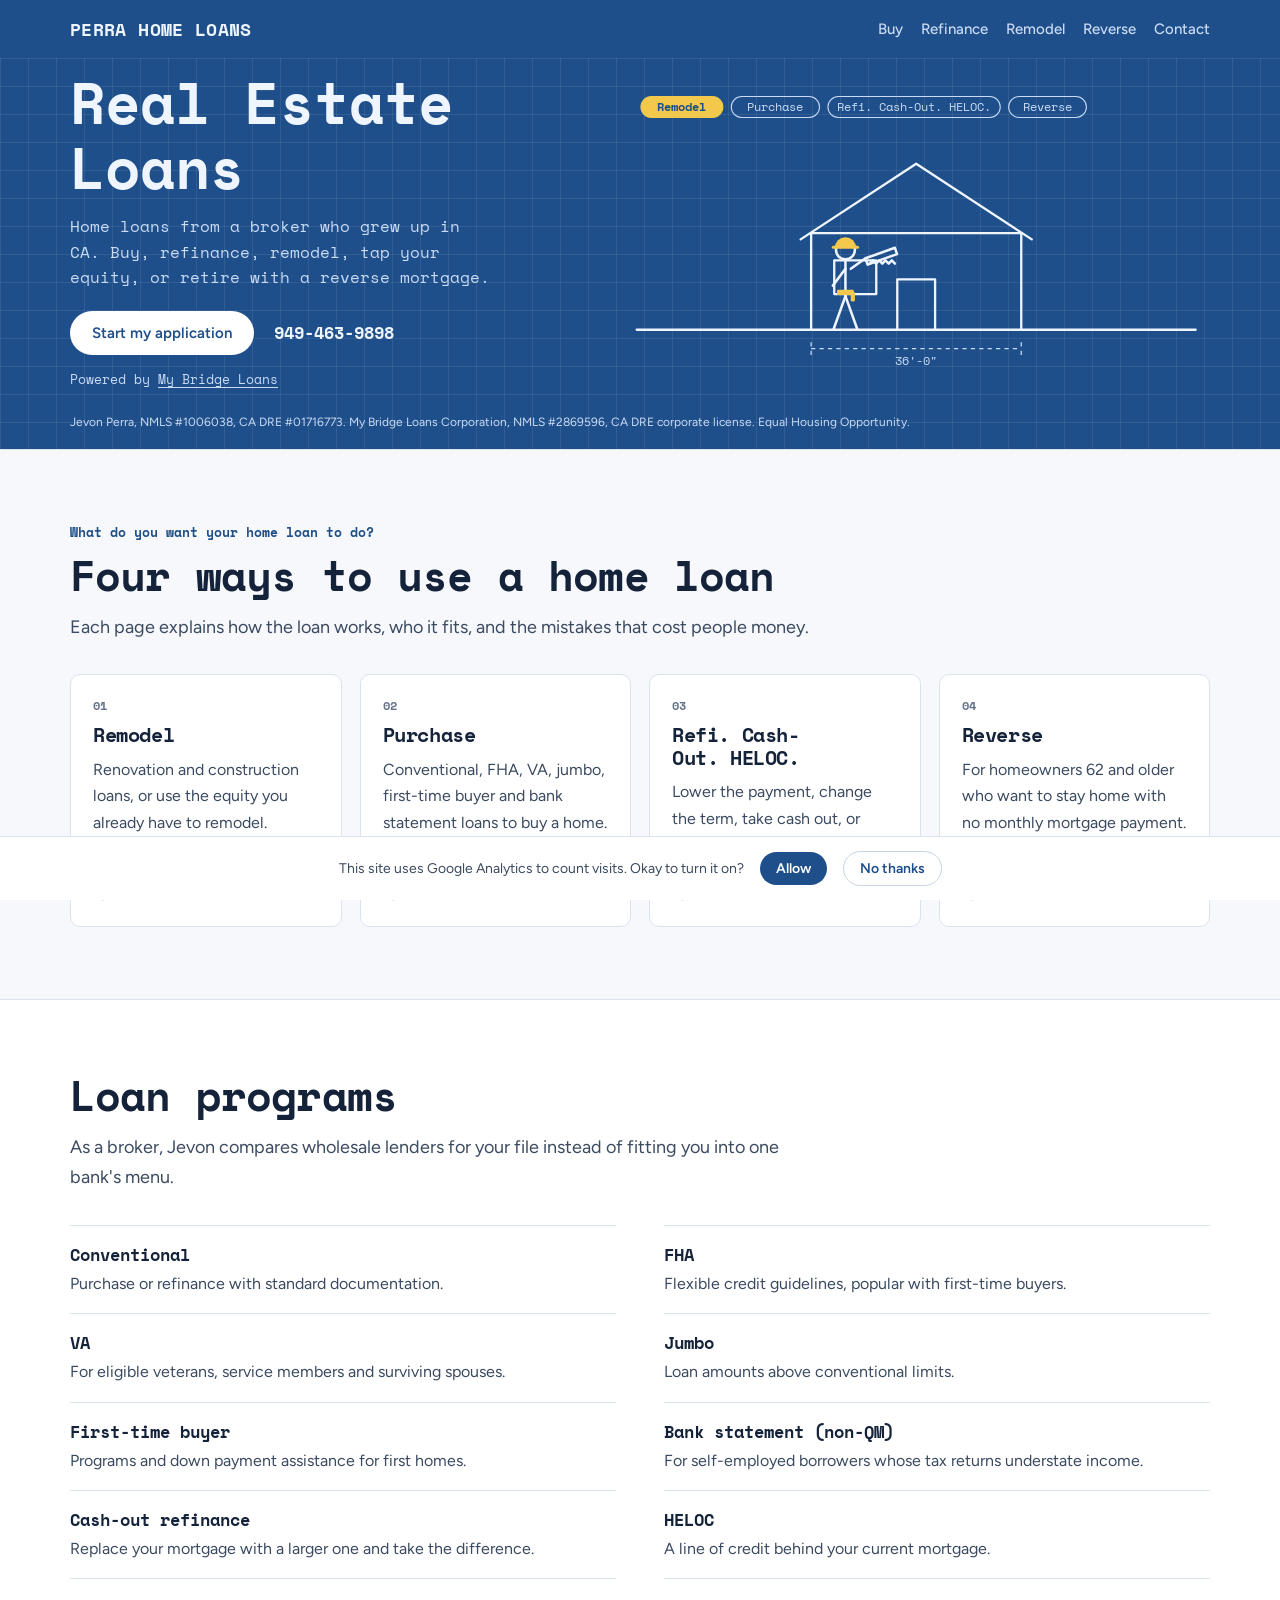
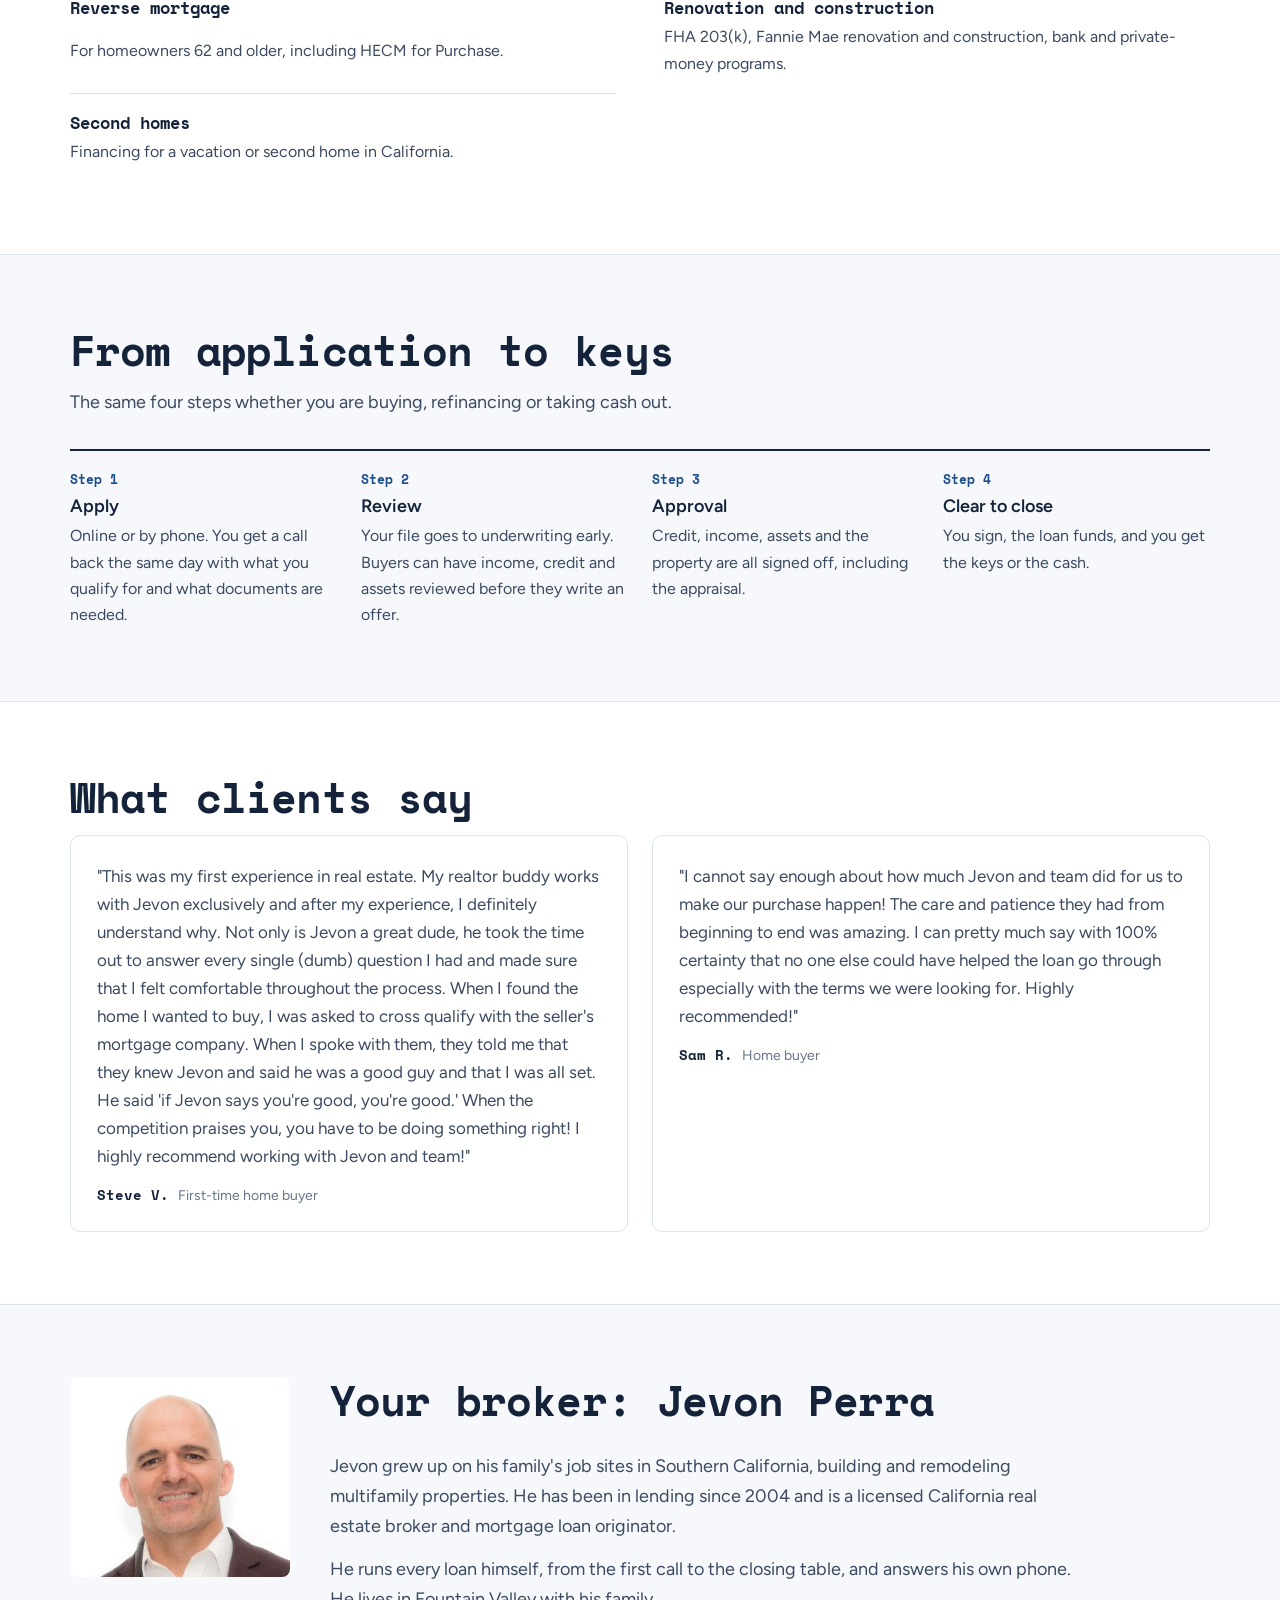
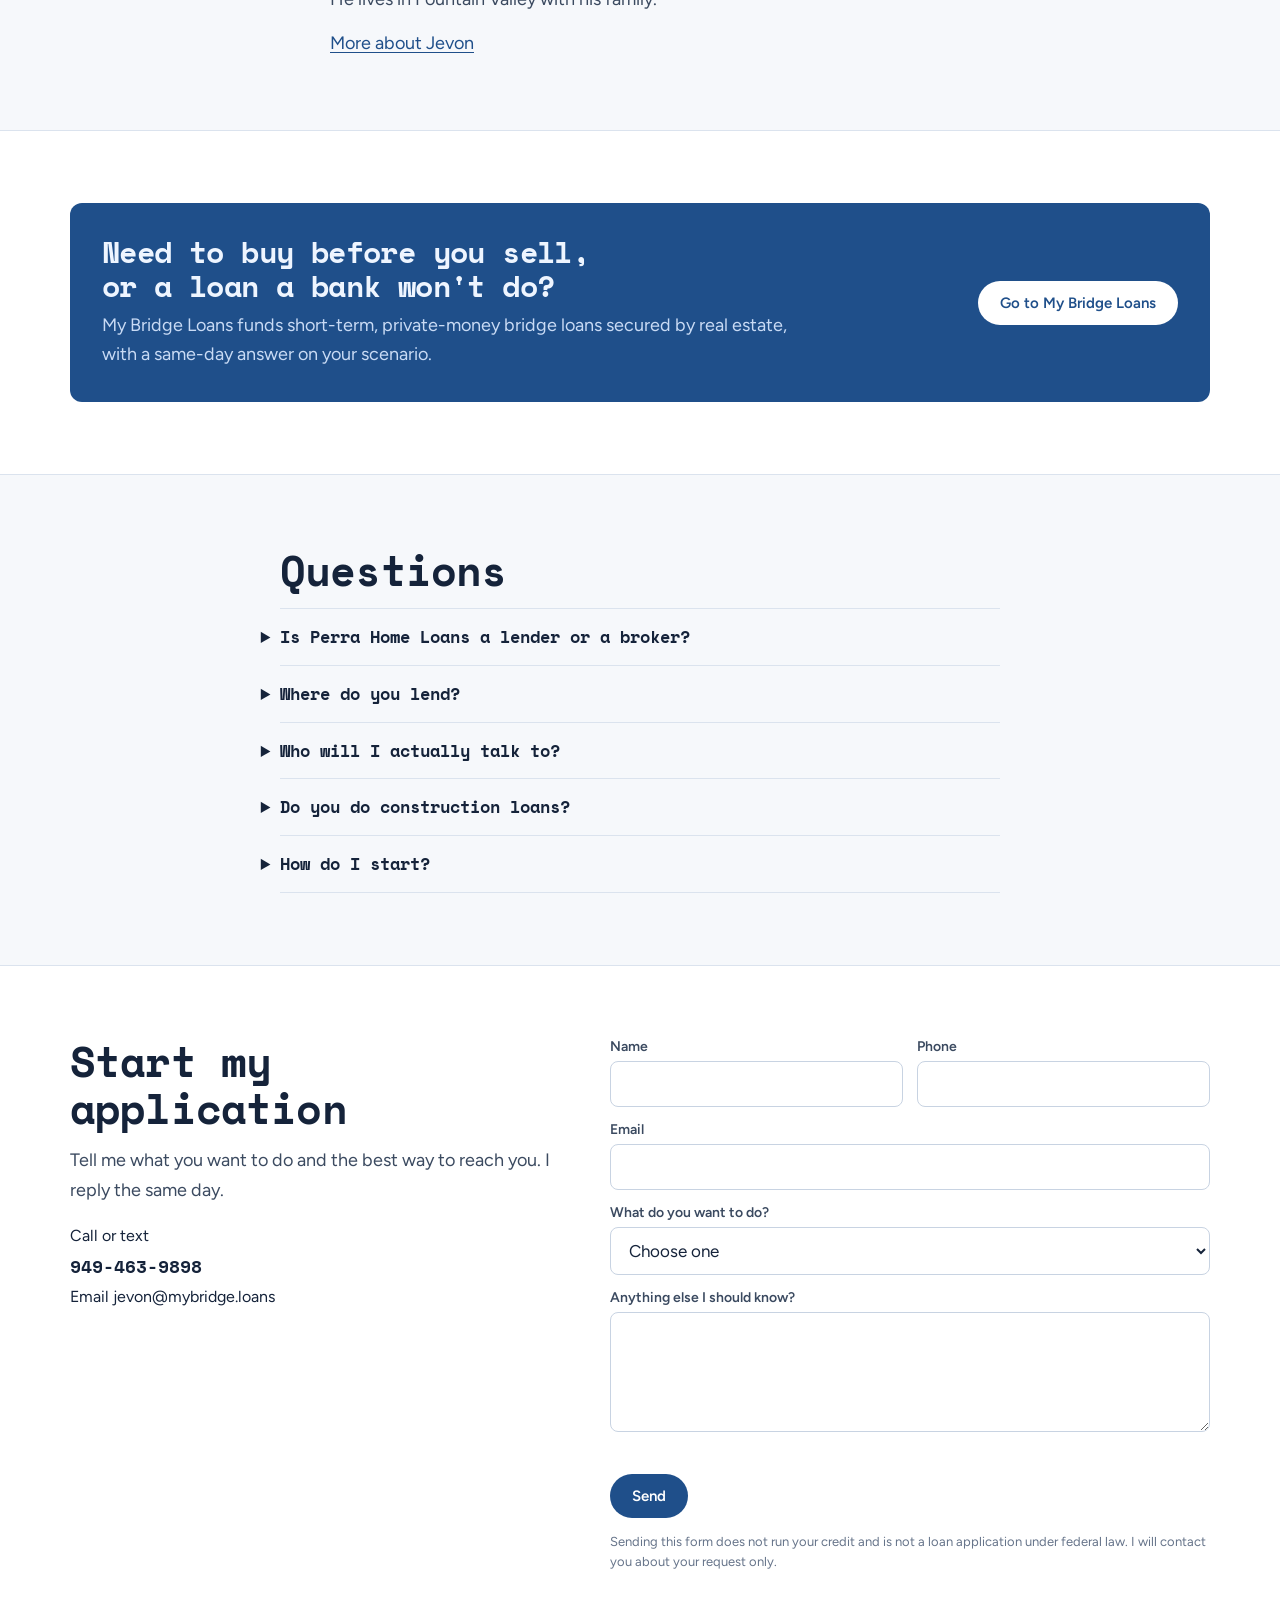
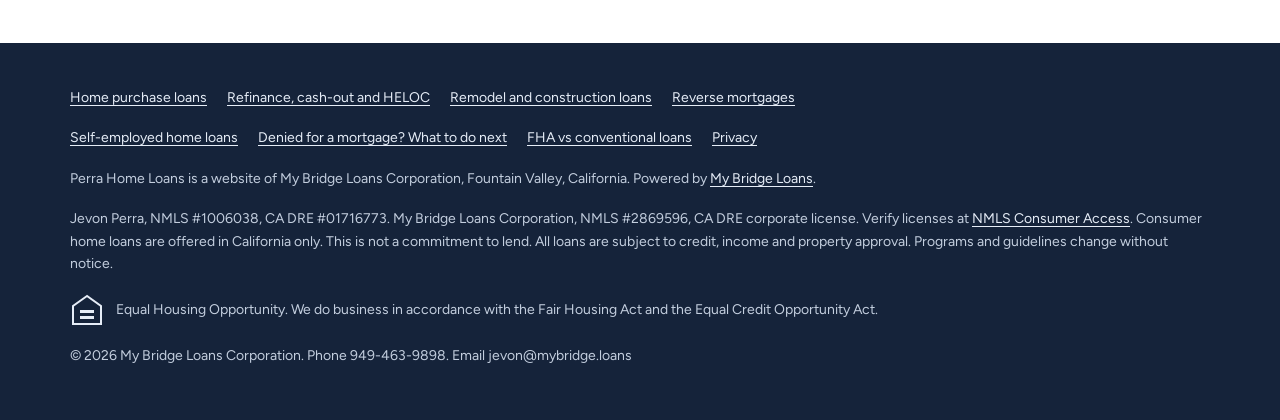
<file: index.html>
<!doctype html>
<html lang="en">
<head>
<meta charset="utf-8">
<meta name="viewport" content="width=device-width,initial-scale=1,viewport-fit=cover">
<title>Perra Home Loans | California Mortgage Broker in Fountain Valley</title>
<meta name="description" content="Purchase, refinance, cash-out, HELOC, remodel and reverse mortgage loans in California from licensed broker Jevon Perra. Powered by My Bridge Loans.">

<link rel="canonical" href="https://perraloans.com/">
<link rel="icon" href="/favicon.ico" sizes="any">
<link rel="icon" href="/favicon-32.png" type="image/png" sizes="32x32">
<link rel="apple-touch-icon" href="/apple-touch-icon.png">
<meta name="theme-color" content="#1f4f8a">
<meta property="og:type" content="website">
<meta property="og:site_name" content="Perra Home Loans">
<meta property="og:title" content="Perra Home Loans | California Mortgage Broker in Fountain Valley">
<meta property="og:description" content="Purchase, refinance, cash-out, HELOC, remodel and reverse mortgage loans in California from licensed broker Jevon Perra. Powered by My Bridge Loans.">
<meta property="og:url" content="https://perraloans.com/">
<meta property="og:image" content="https://perraloans.com/og.jpg">
<meta name="twitter:card" content="summary_large_image">
<link rel="preconnect" href="https://fonts.googleapis.com">
<link rel="preconnect" href="https://fonts.gstatic.com" crossorigin>
<link href="https://fonts.googleapis.com/css2?family=Space+Mono:wght@400;700&family=Figtree:wght@400;500;600&display=swap" rel="stylesheet">
<link rel="stylesheet" href="/styles.css">
<script>
  window.dataLayer = window.dataLayer || [];
  function gtag(){dataLayer.push(arguments);}
  gtag('consent','default',{analytics_storage:'denied',ad_storage:'denied',ad_user_data:'denied',ad_personalization:'denied'});
  gtag('js', new Date());
  gtag('config', 'G-R00K8G8HHX', {anonymize_ip:true});
</script>
<script async src="https://www.googletagmanager.com/gtag/js?id=G-R00K8G8HHX"></script>
<script type="application/ld+json">{"@context": "https://schema.org", "@graph": [{"@type": ["FinancialService", "LocalBusiness"], "@id": "https://perraloans.com/#org", "name": "Perra Home Loans", "url": "https://perraloans.com/", "parentOrganization": {"@type": "Organization", "name": "My Bridge Loans Corporation", "url": "https://mybridge.loans"}, "telephone": "+1-949-463-9898", "email": "jevon@mybridge.loans", "image": "https://perraloans.com/og.jpg", "address": {"@type": "PostalAddress", "addressLocality": "Fountain Valley", "addressRegion": "CA", "addressCountry": "US"}, "areaServed": {"@type": "State", "name": "California"}, "founder": {"@id": "https://perraloans.com/#jevon"}, "identifier": [{"@type": "PropertyValue", "propertyID": "NMLS", "value": "2869596"}], "knowsAbout": ["home purchase loans", "conventional loans", "FHA loans", "VA loans", "jumbo loans", "first-time home buyer loans", "bank statement loans", "construction loans", "renovation loans", "FHA 203(k)", "refinance", "cash-out refinance", "HELOC", "reverse mortgage", "HECM"], "sameAs": ["https://mybridge.loans"]}, {"@type": "Person", "@id": "https://perraloans.com/#jevon", "name": "Jevon Perra", "jobTitle": "Mortgage broker", "image": "https://perraloans.com/img/jevon-headshot-720.jpg", "url": "https://jevonperra.com/", "worksFor": {"@id": "https://perraloans.com/#org"}, "identifier": [{"@type": "PropertyValue", "propertyID": "NMLS", "value": "1006038"}, {"@type": "PropertyValue", "propertyID": "CA DRE", "value": "01716773"}], "sameAs": ["https://jevonperra.com/", "https://mybridge.loans/about.html", "https://www.linkedin.com/in/jevonperra/", "https://www.youtube.com/@jevonperra"]}, {"@type": "WebSite", "@id": "https://perraloans.com/#site", "url": "https://perraloans.com/", "name": "Perra Home Loans", "publisher": {"@id": "https://perraloans.com/#org"}}, {"@type": "FAQPage", "@id": "https://perraloans.com/#faq", "mainEntity": [{"@type": "Question", "name": "Is Perra Home Loans a lender or a broker?", "acceptedAnswer": {"@type": "Answer", "text": "A mortgage broker. Jevon Perra shops your loan to wholesale lenders and picks the one that fits your situation, then runs the file himself from application to closing. Perra Home Loans is a website of My Bridge Loans Corporation."}}, {"@type": "Question", "name": "Where do you lend?", "acceptedAnswer": {"@type": "Answer", "text": "Consumer home loans, including purchase, refinance, HELOC and reverse mortgages, are offered in California only. Jevon is based in Fountain Valley in Orange County."}}, {"@type": "Question", "name": "Who will I actually talk to?", "acceptedAnswer": {"@type": "Answer", "text": "Jevon Perra, the licensed broker. There is no call center and no handoff to a processor you never meet."}}, {"@type": "Question", "name": "Do you do construction loans?", "acceptedAnswer": {"@type": "Answer", "text": "Yes. As a broker, Jevon places construction and renovation loans with lenders that offer them, including FHA 203(k), Fannie Mae renovation and construction programs, bank portfolio programs, and private-money construction loans. Bring the plans and budget and he will match you with the lender that fits."}}, {"@type": "Question", "name": "How do I start?", "acceptedAnswer": {"@type": "Answer", "text": "Call 949-463-9898 or send the form on this page. One conversation is enough to tell you which loan fits and what documents you will need."}}]}]}</script>
</head>
<body>
<header class="bar"><div class="wrap"><a class="brand" href="/">PERRA HOME LOANS</a><nav aria-label="Main"><a href="/home-purchase-loans.html">Buy</a><a href="/refinance-cash-out-heloc.html">Refinance</a><a href="/remodel-financing.html">Remodel</a><a href="/reverse-mortgage.html">Reverse</a><a href="/#contact">Contact</a></nav></div></header>
<main>
<section class="hero" aria-labelledby="h1">
  <div class="wrap">
    <div class="grid">
      <div>
        <h1 id="h1">Real Estate Loans</h1>
        <p class="lede">Home loans from a broker who grew up in CA. Buy, refinance, remodel, tap your equity, or retire with a reverse mortgage.</p>
        <div class="cta"><a class="btn" href="#contact">Start my application</a><span class="phone">949-463-9898</span></div>
        <p class="powered">Powered by <a href="https://mybridge.loans">My Bridge Loans</a></p>
      </div>
      <svg id="scene" viewBox="0 30 560 272" role="img" aria-label="Stick figure scenes: a builder remodels a house, a young couple buys it, the family takes cash out with a HELOC, and an older couple stays home with a reverse mortgage">
        <g id="steps"><a href="/remodel-financing.html"><g class="step"><rect x="18" y="40" width="78" height="20" rx="10"/><text x="57" y="54" text-anchor="middle">Remodel</text></g></a><a href="/home-purchase-loans.html"><g class="step"><rect x="104" y="40" width="84" height="20" rx="10"/><text x="146" y="54" text-anchor="middle">Purchase</text></g></a><a href="/refinance-cash-out-heloc.html"><g class="step"><rect x="196" y="40" width="164" height="20" rx="10"/><text x="278" y="54" text-anchor="middle">Refi. Cash-Out. HELOC.</text></g></a><a href="/reverse-mortgage.html"><g class="step"><rect x="368" y="40" width="74" height="20" rx="10"/><text x="405" y="54" text-anchor="middle">Reverse</text></g></a></g>
        <path class="ln" d="M14 262H546"/>
        <path class="dim" d="M180 280H380M180 274v12M380 274v12"/>
        <text x="280" y="296" fill="#c9dbf5" font-family="Space Mono, monospace" font-size="11" text-anchor="middle">36'-0"</text>
        <g id="house" transform="translate(30 0)"></g>
        <g id="props"></g>
        <g id="cast"></g>
      </svg>
    </div>
    <div class="hero-legal">Jevon Perra, NMLS #1006038, CA DRE #01716773. My Bridge Loans Corporation, NMLS #2869596, CA DRE corporate license. Equal Housing Opportunity.</div>
  </div>
</section>

<section class="block" aria-labelledby="loans-h">
  <div class="wrap">
    <div class="kicker">What do you want your home loan to do?</div>
    <h2 class="sec-h" id="loans-h">Four ways to use a home loan</h2>
    <p class="sec-p">Each page explains how the loan works, who it fits, and the mistakes that cost people money.</p>
    <div class="loans"><a class="loan" href="/remodel-financing.html"><span class="num">01</span><h3>Remodel</h3><p>Renovation and construction loans, or use the equity you already have to remodel.</p><span>How it works and what to watch for</span></a><a class="loan" href="/home-purchase-loans.html"><span class="num">02</span><h3>Purchase</h3><p>Conventional, FHA, VA, jumbo, first-time buyer and bank statement loans to buy a home.</p><span>How it works and what to watch for</span></a><a class="loan" href="/refinance-cash-out-heloc.html"><span class="num">03</span><h3>Refi. Cash-Out. HELOC.</h3><p>Lower the payment, change the term, take cash out, or open a line of credit.</p><span>How it works and what to watch for</span></a><a class="loan" href="/reverse-mortgage.html"><span class="num">04</span><h3>Reverse</h3><p>For homeowners 62 and older who want to stay home with no monthly mortgage payment.</p><span>How it works and what to watch for</span></a></div>
  </div>
</section>

<section class="block white" aria-labelledby="prog-h">
  <div class="wrap">
    <h2 class="sec-h" id="prog-h">Loan programs</h2>
    <p class="sec-p">As a broker, Jevon compares wholesale lenders for your file instead of fitting you into one bank's menu.</p>
    <div class="programs"><div class="prog"><b>Conventional</b><span>Purchase or refinance with standard documentation.</span></div><div class="prog"><b>FHA</b><span>Flexible credit guidelines, popular with first-time buyers.</span></div><div class="prog"><b>VA</b><span>For eligible veterans, service members and surviving spouses.</span></div><div class="prog"><b>Jumbo</b><span>Loan amounts above conventional limits.</span></div><div class="prog"><b>First-time buyer</b><span>Programs and down payment assistance for first homes.</span></div><div class="prog"><b>Bank statement (non-QM)</b><span>For self-employed borrowers whose tax returns understate income.</span></div><div class="prog"><b>Cash-out refinance</b><span>Replace your mortgage with a larger one and take the difference.</span></div><div class="prog"><b>HELOC</b><span>A line of credit behind your current mortgage.</span></div><div class="prog"><b>Reverse mortgage</b><span>For homeowners 62 and older, including HECM for Purchase.</span></div><div class="prog"><b>Renovation and construction</b><span>FHA 203(k), Fannie Mae renovation and construction, bank and private-money programs.</span></div><div class="prog"><b>Second homes</b><span>Financing for a vacation or second home in California.</span></div></div>
  </div>
</section>

<section class="block" aria-labelledby="how-h">
  <div class="wrap">
    <h2 class="sec-h" id="how-h">From application to keys</h2>
    <p class="sec-p">The same four steps whether you are buying, refinancing or taking cash out.</p>
    <div class="steps">
      <div><span class="n">Step 1</span><b>Apply</b><p>Online or by phone. You get a call back the same day with what you qualify for and what documents are needed.</p></div>
      <div><span class="n">Step 2</span><b>Review</b><p>Your file goes to underwriting early. Buyers can have income, credit and assets reviewed before they write an offer.</p></div>
      <div><span class="n">Step 3</span><b>Approval</b><p>Credit, income, assets and the property are all signed off, including the appraisal.</p></div>
      <div><span class="n">Step 4</span><b>Clear to close</b><p>You sign, the loan funds, and you get the keys or the cash.</p></div>
    </div>
  </div>
</section>

<section class="block white" aria-labelledby="rev-h">
  <div class="wrap">
    <h2 class="sec-h" id="rev-h">What clients say</h2>
    <div class="reviews">
      <figure class="review" style="margin:0"><blockquote>"This was my first experience in real estate. My realtor buddy works with Jevon exclusively and after my experience, I definitely understand why. Not only is Jevon a great dude, he took the time out to answer every single (dumb) question I had and made sure that I felt comfortable throughout the process. When I found the home I wanted to buy, I was asked to cross qualify with the seller's mortgage company. When I spoke with them, they told me that they knew Jevon and said he was a good guy and that I was all set. He said 'if Jevon says you're good, you're good.' When the competition praises you, you have to be doing something right! I highly recommend working with Jevon and team!"</blockquote><cite>Steve V. <span>First-time home buyer</span></cite></figure>
      <figure class="review" style="margin:0"><blockquote>"I cannot say enough about how much Jevon and team did for us to make our purchase happen! The care and patience they had from beginning to end was amazing. I can pretty much say with 100% certainty that no one else could have helped the loan go through especially with the terms we were looking for. Highly recommended!"</blockquote><cite>Sam R. <span>Home buyer</span></cite></figure>
    </div>
  </div>
</section>

<section class="block" aria-labelledby="about-h">
  <div class="wrap about">
    <img src="/img/jevon-headshot-360.jpg" srcset="/img/jevon-headshot-360.jpg 360w, /img/jevon-headshot-720.jpg 720w" sizes="220px" width="360" height="327" alt="Jevon Perra, mortgage broker" loading="lazy">
    <div class="copy">
      <h2 class="sec-h" id="about-h" style="color:var(--ink)">Your broker: Jevon Perra</h2>
      <p>Jevon grew up on his family's job sites in Southern California, building and remodeling multifamily properties. He has been in lending since 2004 and is a licensed California real estate broker and mortgage loan originator.</p>
      <p>He runs every loan himself, from the first call to the closing table, and answers his own phone. He lives in Fountain Valley with his family.</p>
      <p><a href="https://jevonperra.com/">More about Jevon</a></p>
    </div>
  </div>
</section>

<section class="block white" aria-labelledby="bridge-h">
  <div class="wrap">
    <div class="bridge">
      <div><h2 id="bridge-h">Need to buy before you sell, or a loan a bank won't do?</h2><p>My Bridge Loans funds short-term, private-money bridge loans secured by real estate, with a same-day answer on your scenario.</p></div>
      <a class="btn" href="https://mybridge.loans">Go to My Bridge Loans</a>
    </div>
  </div>
</section>

<section class="block" aria-labelledby="faq-h">
  <div class="wrap narrow">
    <h2 class="sec-h" id="faq-h">Questions</h2>
    <div class="faq"><details><summary>Is Perra Home Loans a lender or a broker?</summary><p>A mortgage broker. Jevon Perra shops your loan to wholesale lenders and picks the one that fits your situation, then runs the file himself from application to closing. Perra Home Loans is a website of My Bridge Loans Corporation.</p></details><details><summary>Where do you lend?</summary><p>Consumer home loans, including purchase, refinance, HELOC and reverse mortgages, are offered in California only. Jevon is based in Fountain Valley in Orange County.</p></details><details><summary>Who will I actually talk to?</summary><p>Jevon Perra, the licensed broker. There is no call center and no handoff to a processor you never meet.</p></details><details><summary>Do you do construction loans?</summary><p>Yes. As a broker, Jevon places construction and renovation loans with lenders that offer them, including FHA 203(k), Fannie Mae renovation and construction programs, bank portfolio programs, and private-money construction loans. Bring the plans and budget and he will match you with the lender that fits.</p></details><details><summary>How do I start?</summary><p>Call 949-463-9898 or send the form on this page. One conversation is enough to tell you which loan fits and what documents you will need.</p></details></div>
  </div>
</section>

<section class="block white" id="contact" aria-labelledby="contact-h">
  <div class="wrap contact">
    <div class="copy">
      <h2 class="sec-h" id="contact-h">Start my application</h2>
      <p>Tell me what you want to do and the best way to reach you. I reply the same day.</p>
      <div class="direct"><span>Call or text</span><b>949-463-9898</b><span data-email></span></div>
    </div>
    <form id="lead-form" novalidate>
      <div class="row2">
        <label for="f-name">Name<input id="f-name" name="name" autocomplete="name" required></label>
        <label for="f-phone">Phone<input id="f-phone" name="phone" type="tel" autocomplete="tel"></label>
      </div>
      <label for="f-email">Email<input id="f-email" name="email" type="email" autocomplete="email" required></label>
      <label for="f-goal">What do you want to do?<select id="f-goal" name="goal">
        <option value="">Choose one</option><option>Buy a home</option><option>Refinance</option><option>Cash out or HELOC</option><option>Pay for a remodel</option><option>Reverse mortgage</option><option>Not sure yet</option></select></label>
      <label for="f-msg">Anything else I should know?<textarea id="f-msg" name="message"></textarea></label>
      <div class="hp" aria-hidden="true"><label for="f-bot">Leave this empty<input id="f-bot" name="botcheck" tabindex="-1" autocomplete="off"></label></div>
      <p class="form-error" id="form-error" role="alert"></p>
      <div><button class="btn dark" type="submit">Send</button></div>
      <p class="fine">Sending this form does not run your credit and is not a loan application under federal law. I will contact you about your request only.</p>
    </form>
  </div>
</section>
</main>
<script src="/hero.js" defer></script>
<footer class="foot"><div class="wrap">
  <nav aria-label="Loans"><a href="/home-purchase-loans.html">Home purchase loans</a><a href="/refinance-cash-out-heloc.html">Refinance, cash-out and HELOC</a><a href="/remodel-financing.html">Remodel and construction loans</a><a href="/reverse-mortgage.html">Reverse mortgages</a></nav>
  <nav aria-label="Guides"><a href="/self-employed-home-loans.html">Self-employed home loans</a><a href="/mortgage-denied-what-next.html">Denied for a mortgage? What to do next</a><a href="/fha-vs-conventional.html">FHA vs conventional loans</a><a href="/privacy.html">Privacy</a></nav>
  <p>Perra Home Loans is a website of My Bridge Loans Corporation, Fountain Valley, California. Powered by <a href="https://mybridge.loans">My Bridge Loans</a>.</p>
  <p>Jevon Perra, NMLS #1006038, CA DRE #01716773. My Bridge Loans Corporation, NMLS #2869596, CA DRE corporate license. Verify licenses at <a href="https://www.nmlsconsumeraccess.org/">NMLS Consumer Access</a>. Consumer home loans are offered in California only. This is not a commitment to lend. All loans are subject to credit, income and property approval. Programs and guidelines change without notice.</p>
  <div class="eho"><svg width="34" height="34" viewBox="0 0 34 34" aria-hidden="true"><path d="M17 3L3 13v18h28V13z" fill="none" stroke="#e6edf7" stroke-width="2"/><rect x="10" y="17" width="14" height="3" fill="#e6edf7"/><rect x="10" y="23" width="14" height="3" fill="#e6edf7"/></svg><span>Equal Housing Opportunity. We do business in accordance with the Fair Housing Act and the Equal Credit Opportunity Act.</span></div>
  <p>&copy; 2026 My Bridge Loans Corporation. Phone 949-463-9898. <span data-email></span></p>
</div></footer>
<div class="consent" id="consent" hidden>
  <span>This site uses Google Analytics to count visits. Okay to turn it on?</span>
  <button class="btn dark" type="button" id="consent-yes">Allow</button>
  <button class="btn" type="button" id="consent-no" style="border:1.5px solid #c8d3e2">No thanks</button>
</div>
<script src="/main.js" defer></script>
</body>
</html>
</file>
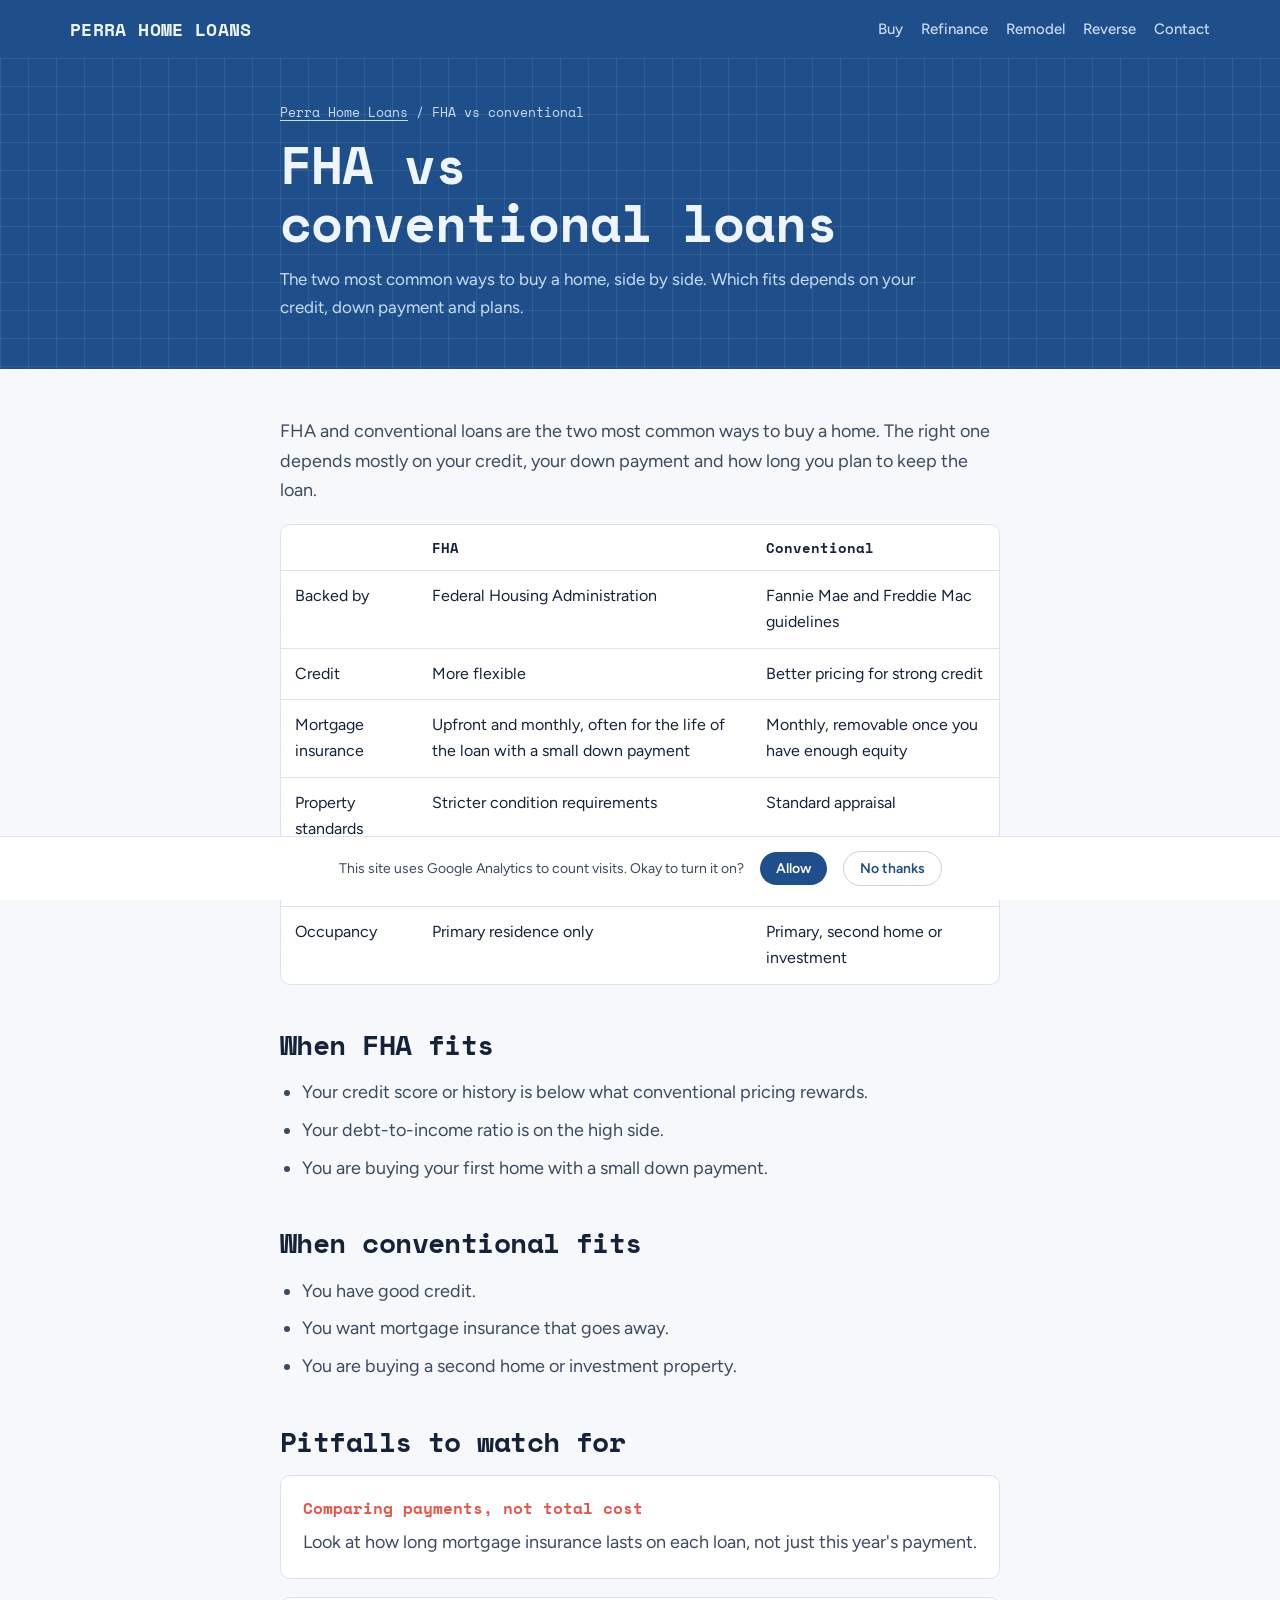
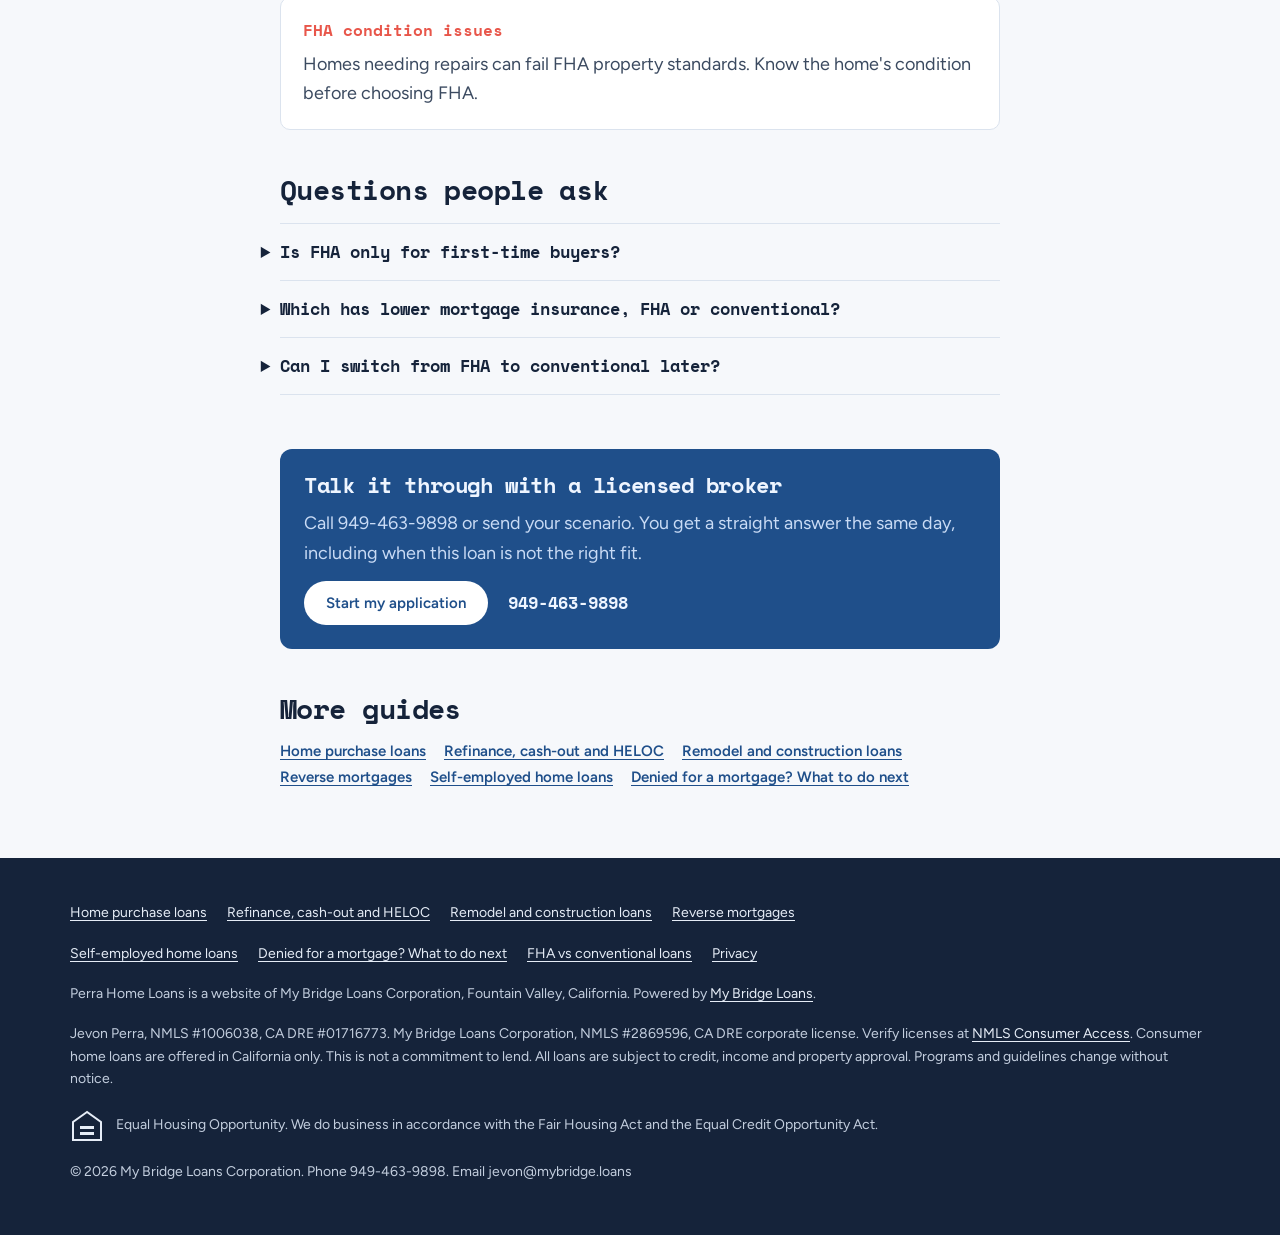
<file: fha-vs-conventional.html>
<!doctype html>
<html lang="en">
<head>
<meta charset="utf-8">
<meta name="viewport" content="width=device-width,initial-scale=1,viewport-fit=cover">
<title>FHA vs Conventional Loans: Which Is Better for You? | Perra Home Loans</title>
<meta name="description" content="FHA vs conventional mortgages compared: credit, mortgage insurance, property standards, condos and occupancy, plus when each one fits.">

<link rel="canonical" href="https://perraloans.com/fha-vs-conventional.html">
<link rel="icon" href="/favicon.ico" sizes="any">
<link rel="icon" href="/favicon-32.png" type="image/png" sizes="32x32">
<link rel="apple-touch-icon" href="/apple-touch-icon.png">
<meta name="theme-color" content="#1f4f8a">
<meta property="og:type" content="website">
<meta property="og:site_name" content="Perra Home Loans">
<meta property="og:title" content="FHA vs Conventional Loans: Which Is Better for You? | Perra Home Loans">
<meta property="og:description" content="FHA vs conventional mortgages compared: credit, mortgage insurance, property standards, condos and occupancy, plus when each one fits.">
<meta property="og:url" content="https://perraloans.com/fha-vs-conventional.html">
<meta property="og:image" content="https://perraloans.com/og.jpg">
<meta name="twitter:card" content="summary_large_image">
<link rel="preconnect" href="https://fonts.googleapis.com">
<link rel="preconnect" href="https://fonts.gstatic.com" crossorigin>
<link href="https://fonts.googleapis.com/css2?family=Space+Mono:wght@400;700&family=Figtree:wght@400;500;600&display=swap" rel="stylesheet">
<link rel="stylesheet" href="/styles.css">
<script>
  window.dataLayer = window.dataLayer || [];
  function gtag(){dataLayer.push(arguments);}
  gtag('consent','default',{analytics_storage:'denied',ad_storage:'denied',ad_user_data:'denied',ad_personalization:'denied'});
  gtag('js', new Date());
  gtag('config', 'G-R00K8G8HHX', {anonymize_ip:true});
</script>
<script async src="https://www.googletagmanager.com/gtag/js?id=G-R00K8G8HHX"></script>
<script type="application/ld+json">{"@context": "https://schema.org", "@graph": [{"@type": ["FinancialService", "LocalBusiness"], "@id": "https://perraloans.com/#org", "name": "Perra Home Loans", "url": "https://perraloans.com/", "parentOrganization": {"@type": "Organization", "name": "My Bridge Loans Corporation", "url": "https://mybridge.loans"}, "telephone": "+1-949-463-9898", "email": "jevon@mybridge.loans", "image": "https://perraloans.com/og.jpg", "address": {"@type": "PostalAddress", "addressLocality": "Fountain Valley", "addressRegion": "CA", "addressCountry": "US"}, "areaServed": {"@type": "State", "name": "California"}, "founder": {"@id": "https://perraloans.com/#jevon"}, "identifier": [{"@type": "PropertyValue", "propertyID": "NMLS", "value": "2869596"}], "knowsAbout": ["home purchase loans", "conventional loans", "FHA loans", "VA loans", "jumbo loans", "first-time home buyer loans", "bank statement loans", "construction loans", "renovation loans", "FHA 203(k)", "refinance", "cash-out refinance", "HELOC", "reverse mortgage", "HECM"], "sameAs": ["https://mybridge.loans"]}, {"@type": "Person", "@id": "https://perraloans.com/#jevon", "name": "Jevon Perra", "jobTitle": "Mortgage broker", "image": "https://perraloans.com/img/jevon-headshot-720.jpg", "url": "https://jevonperra.com/", "worksFor": {"@id": "https://perraloans.com/#org"}, "identifier": [{"@type": "PropertyValue", "propertyID": "NMLS", "value": "1006038"}, {"@type": "PropertyValue", "propertyID": "CA DRE", "value": "01716773"}], "sameAs": ["https://jevonperra.com/", "https://mybridge.loans/about.html", "https://www.linkedin.com/in/jevonperra/", "https://www.youtube.com/@jevonperra"]}, {"@type": "Article", "headline": "FHA vs conventional loans", "url": "https://perraloans.com/fha-vs-conventional.html", "author": {"@id": "https://perraloans.com/#jevon"}, "publisher": {"@id": "https://perraloans.com/#org"}, "dateModified": "2026-10-19", "image": "https://perraloans.com/og.jpg"}, {"@type": "BreadcrumbList", "itemListElement": [{"@type": "ListItem", "position": 1, "name": "Perra Home Loans", "item": "https://perraloans.com/"}, {"@type": "ListItem", "position": 2, "name": "FHA vs conventional loans", "item": "https://perraloans.com/fha-vs-conventional.html"}]}, {"@type": "FAQPage", "@id": "https://perraloans.com/fha-vs-conventional.html#faq", "mainEntity": [{"@type": "Question", "name": "Is FHA only for first-time buyers?", "acceptedAnswer": {"@type": "Answer", "text": "No. Anyone who meets FHA guidelines and will live in the home can use FHA. It is popular with first-time buyers because of its credit flexibility."}}, {"@type": "Question", "name": "Which has lower mortgage insurance, FHA or conventional?", "acceptedAnswer": {"@type": "Answer", "text": "It depends on your credit and down payment. FHA mortgage insurance usually lasts longer, often for the life of the loan with a small down payment. Conventional mortgage insurance can be removed once you have enough equity. Compare both on your actual numbers."}}, {"@type": "Question", "name": "Can I switch from FHA to conventional later?", "acceptedAnswer": {"@type": "Answer", "text": "Yes, by refinancing once your credit and equity qualify. Many borrowers do this to remove FHA mortgage insurance."}}]}]}</script>
</head>
<body>
<header class="bar"><div class="wrap"><a class="brand" href="/">PERRA HOME LOANS</a><nav aria-label="Main"><a href="/home-purchase-loans.html">Buy</a><a href="/refinance-cash-out-heloc.html">Refinance</a><a href="/remodel-financing.html">Remodel</a><a href="/reverse-mortgage.html">Reverse</a><a href="/#contact">Contact</a></nav></div></header>
<main>
<div class="page-hero"><div class="wrap narrow">
  <div class="crumb"><a href="/">Perra Home Loans</a> / FHA vs conventional</div>
  <h1>FHA vs conventional loans</h1>
  <p>The two most common ways to buy a home, side by side. Which fits depends on your credit, down payment and plans.</p>
</div></div>
<div class="article"><div class="wrap narrow"><div class="body">

<p>FHA and conventional loans are the two most common ways to buy a home. The right one depends mostly on your credit, your down payment and how long you plan to keep the loan.</p>
<div class="table-wrap"><table>
<tr><th></th><th>FHA</th><th>Conventional</th></tr>
<tr><td>Backed by</td><td>Federal Housing Administration</td><td>Fannie Mae and Freddie Mac guidelines</td></tr>
<tr><td>Credit</td><td>More flexible</td><td>Better pricing for strong credit</td></tr>
<tr><td>Mortgage insurance</td><td>Upfront and monthly, often for the life of the loan with a small down payment</td><td>Monthly, removable once you have enough equity</td></tr>
<tr><td>Property standards</td><td>Stricter condition requirements</td><td>Standard appraisal</td></tr>
<tr><td>Condos</td><td>Project must be FHA-approved</td><td>Project review by the lender</td></tr>
<tr><td>Occupancy</td><td>Primary residence only</td><td>Primary, second home or investment</td></tr>
</table></div>
<h2>When FHA fits</h2>
<ul><li>Your credit score or history is below what conventional pricing rewards.</li><li>Your debt-to-income ratio is on the high side.</li><li>You are buying your first home with a small down payment.</li></ul>
<h2>When conventional fits</h2>
<ul><li>You have good credit.</li><li>You want mortgage insurance that goes away.</li><li>You are buying a second home or investment property.</li></ul>
<h2>Pitfalls to watch for</h2>
<div class="myth"><span class="m">Comparing payments, not total cost</span><span class="f">Look at how long mortgage insurance lasts on each loan, not just this year's payment.</span></div>
<div class="myth"><span class="m">FHA condition issues</span><span class="f">Homes needing repairs can fail FHA property standards. Know the home's condition before choosing FHA.</span></div>

<h2 id="faq">Questions people ask</h2>
<div class="faq"><details><summary>Is FHA only for first-time buyers?</summary><p>No. Anyone who meets FHA guidelines and will live in the home can use FHA. It is popular with first-time buyers because of its credit flexibility.</p></details><details><summary>Which has lower mortgage insurance, FHA or conventional?</summary><p>It depends on your credit and down payment. FHA mortgage insurance usually lasts longer, often for the life of the loan with a small down payment. Conventional mortgage insurance can be removed once you have enough equity. Compare both on your actual numbers.</p></details><details><summary>Can I switch from FHA to conventional later?</summary><p>Yes, by refinancing once your credit and equity qualify. Many borrowers do this to remove FHA mortgage insurance.</p></details></div>
<div class="next"><h2 style="margin:0;font-size:22px">Talk it through with a licensed broker</h2><p>Call 949-463-9898 or send your scenario. You get a straight answer the same day, including when this loan is not the right fit.</p><div class="cta"><a class="btn" href="/#contact">Start my application</a><span class="phone">949-463-9898</span></div></div>
<h2>More guides</h2>
<div class="related"><a href="/home-purchase-loans.html">Home purchase loans</a><a href="/refinance-cash-out-heloc.html">Refinance, cash-out and HELOC</a><a href="/remodel-financing.html">Remodel and construction loans</a><a href="/reverse-mortgage.html">Reverse mortgages</a><a href="/self-employed-home-loans.html">Self-employed home loans</a><a href="/mortgage-denied-what-next.html">Denied for a mortgage? What to do next</a></div>
</div></div></div>
</main>
<footer class="foot"><div class="wrap">
  <nav aria-label="Loans"><a href="/home-purchase-loans.html">Home purchase loans</a><a href="/refinance-cash-out-heloc.html">Refinance, cash-out and HELOC</a><a href="/remodel-financing.html">Remodel and construction loans</a><a href="/reverse-mortgage.html">Reverse mortgages</a></nav>
  <nav aria-label="Guides"><a href="/self-employed-home-loans.html">Self-employed home loans</a><a href="/mortgage-denied-what-next.html">Denied for a mortgage? What to do next</a><a href="/fha-vs-conventional.html">FHA vs conventional loans</a><a href="/privacy.html">Privacy</a></nav>
  <p>Perra Home Loans is a website of My Bridge Loans Corporation, Fountain Valley, California. Powered by <a href="https://mybridge.loans">My Bridge Loans</a>.</p>
  <p>Jevon Perra, NMLS #1006038, CA DRE #01716773. My Bridge Loans Corporation, NMLS #2869596, CA DRE corporate license. Verify licenses at <a href="https://www.nmlsconsumeraccess.org/">NMLS Consumer Access</a>. Consumer home loans are offered in California only. This is not a commitment to lend. All loans are subject to credit, income and property approval. Programs and guidelines change without notice.</p>
  <div class="eho"><svg width="34" height="34" viewBox="0 0 34 34" aria-hidden="true"><path d="M17 3L3 13v18h28V13z" fill="none" stroke="#e6edf7" stroke-width="2"/><rect x="10" y="17" width="14" height="3" fill="#e6edf7"/><rect x="10" y="23" width="14" height="3" fill="#e6edf7"/></svg><span>Equal Housing Opportunity. We do business in accordance with the Fair Housing Act and the Equal Credit Opportunity Act.</span></div>
  <p>&copy; 2026 My Bridge Loans Corporation. Phone 949-463-9898. <span data-email></span></p>
</div></footer>
<div class="consent" id="consent" hidden>
  <span>This site uses Google Analytics to count visits. Okay to turn it on?</span>
  <button class="btn dark" type="button" id="consent-yes">Allow</button>
  <button class="btn" type="button" id="consent-no" style="border:1.5px solid #c8d3e2">No thanks</button>
</div>
<script src="/main.js" defer></script>
</body>
</html>
</file>
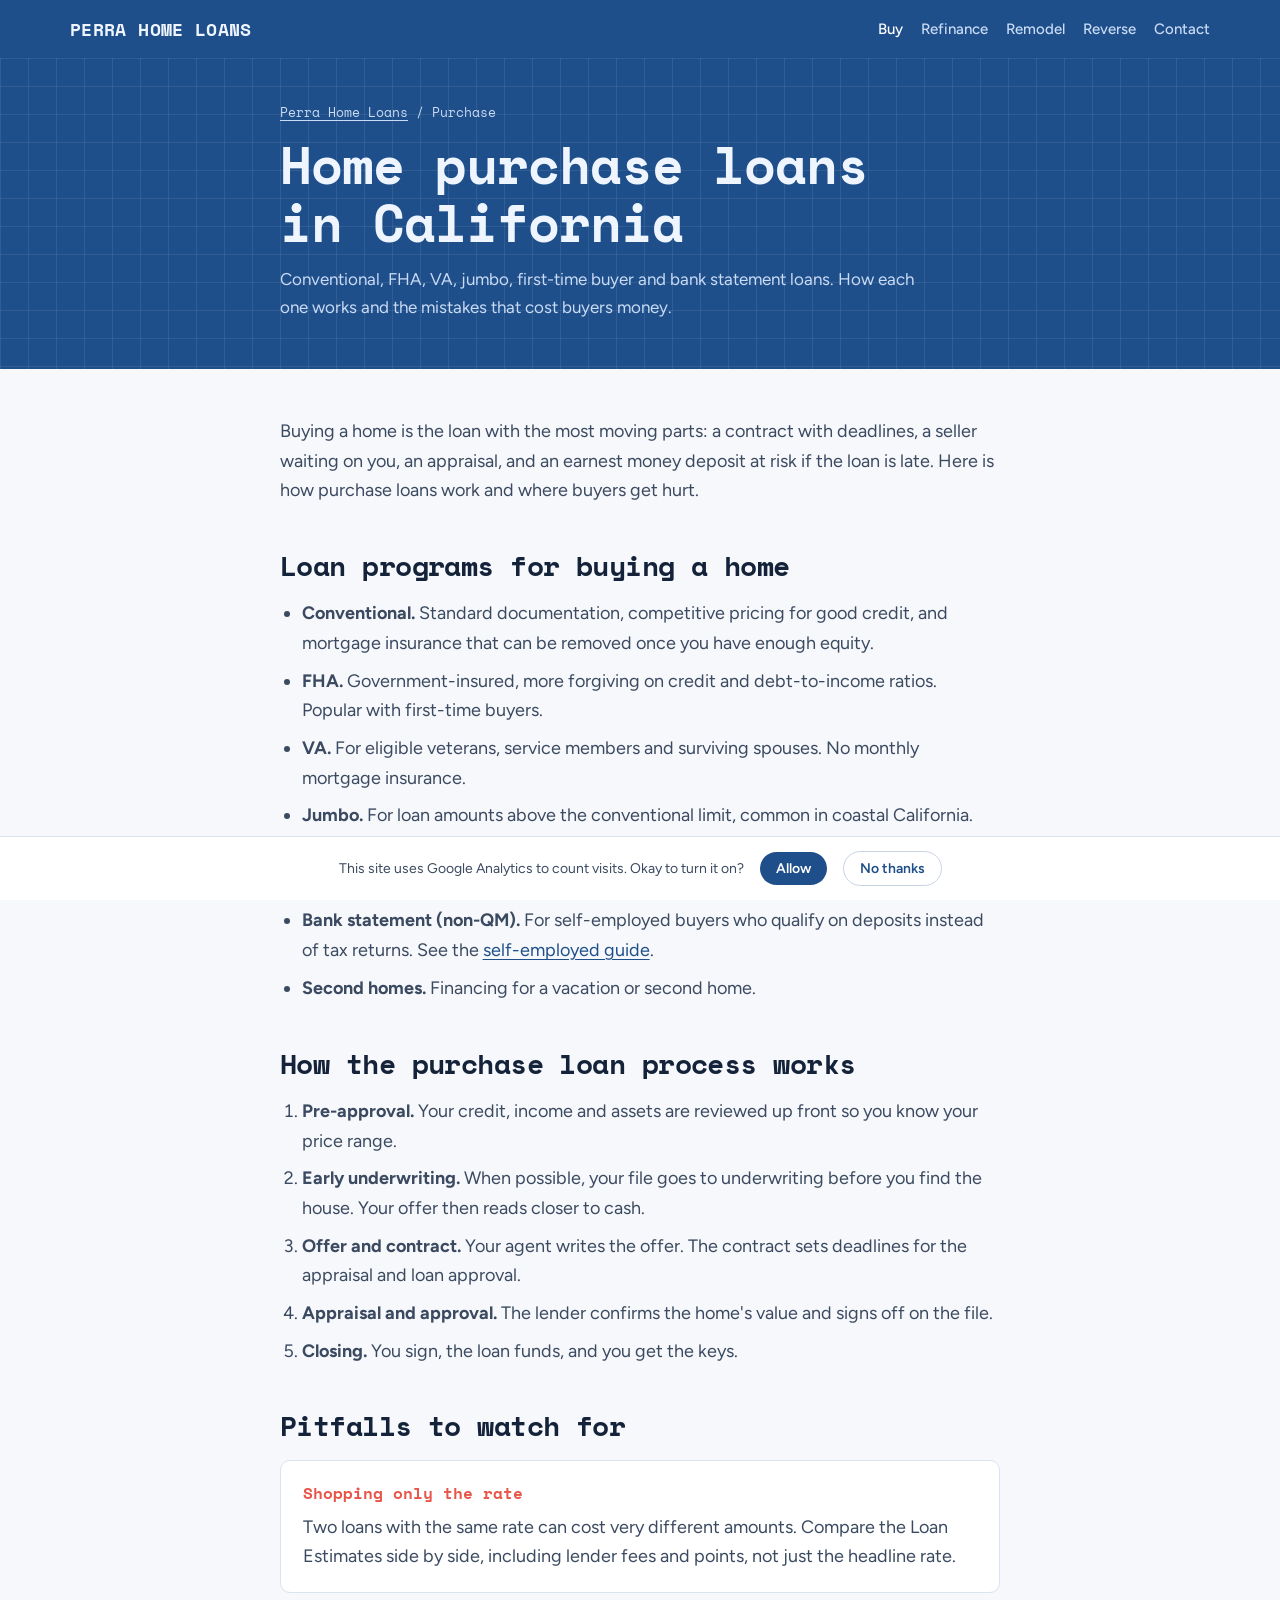
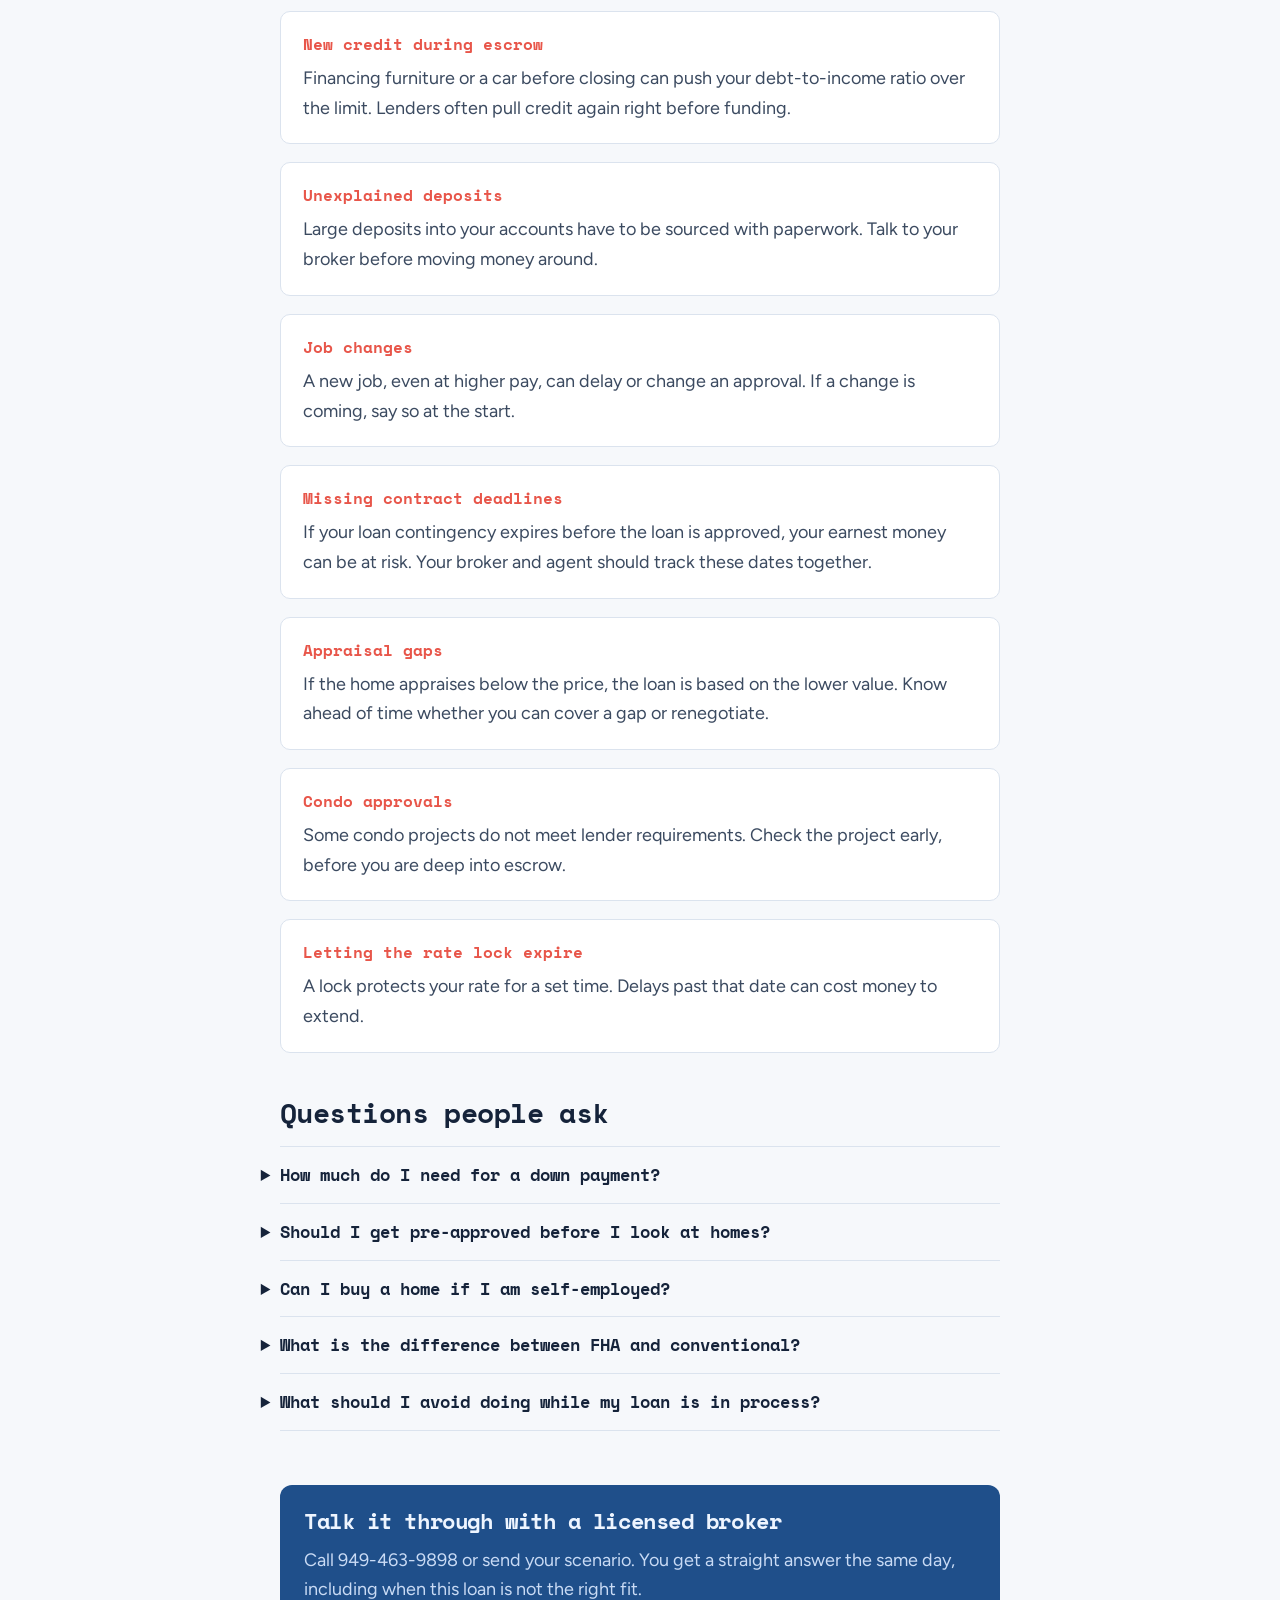
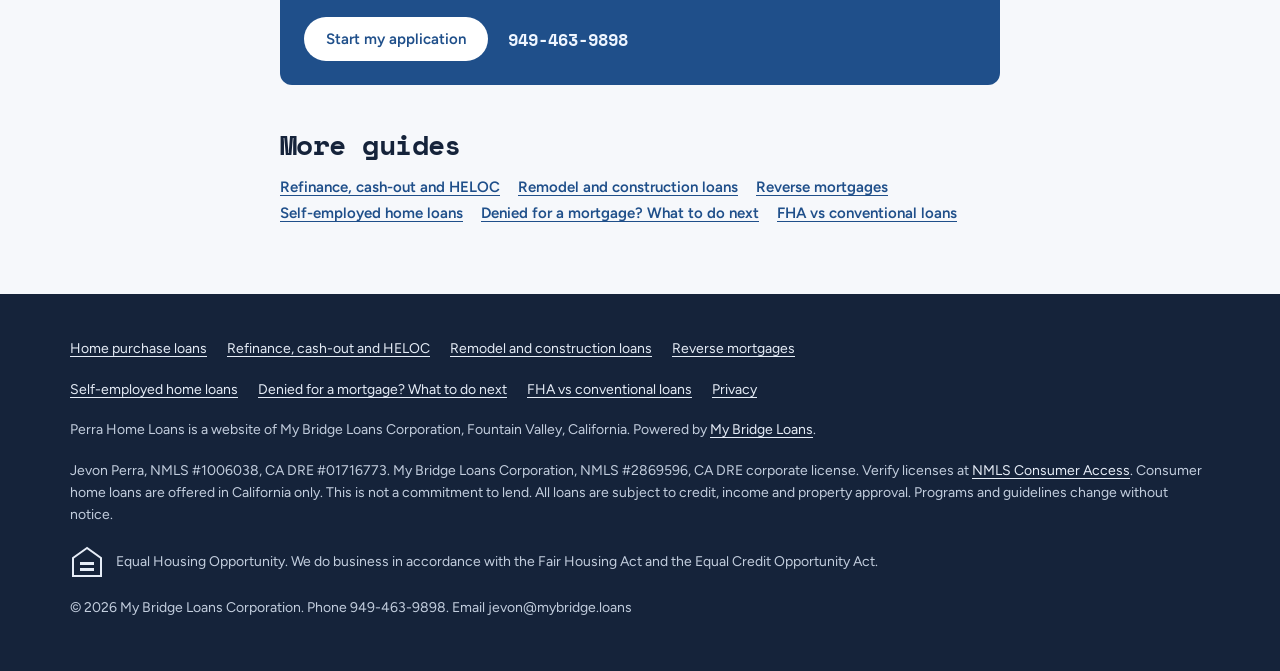
<file: home-purchase-loans.html>
<!doctype html>
<html lang="en">
<head>
<meta charset="utf-8">
<meta name="viewport" content="width=device-width,initial-scale=1,viewport-fit=cover">
<title>Home Purchase Loans in California: Programs, Process and Pitfalls | Perra Home Loans</title>
<meta name="description" content="How home purchase loans work in California: conventional, FHA, VA, jumbo, first-time buyer and bank statement loans, the steps to closing, and the mistakes that cost buyers money.">

<link rel="canonical" href="https://perraloans.com/home-purchase-loans.html">
<link rel="icon" href="/favicon.ico" sizes="any">
<link rel="icon" href="/favicon-32.png" type="image/png" sizes="32x32">
<link rel="apple-touch-icon" href="/apple-touch-icon.png">
<meta name="theme-color" content="#1f4f8a">
<meta property="og:type" content="website">
<meta property="og:site_name" content="Perra Home Loans">
<meta property="og:title" content="Home Purchase Loans in California: Programs, Process and Pitfalls | Perra Home Loans">
<meta property="og:description" content="How home purchase loans work in California: conventional, FHA, VA, jumbo, first-time buyer and bank statement loans, the steps to closing, and the mistakes that cost buyers money.">
<meta property="og:url" content="https://perraloans.com/home-purchase-loans.html">
<meta property="og:image" content="https://perraloans.com/og.jpg">
<meta name="twitter:card" content="summary_large_image">
<link rel="preconnect" href="https://fonts.googleapis.com">
<link rel="preconnect" href="https://fonts.gstatic.com" crossorigin>
<link href="https://fonts.googleapis.com/css2?family=Space+Mono:wght@400;700&family=Figtree:wght@400;500;600&display=swap" rel="stylesheet">
<link rel="stylesheet" href="/styles.css">
<script>
  window.dataLayer = window.dataLayer || [];
  function gtag(){dataLayer.push(arguments);}
  gtag('consent','default',{analytics_storage:'denied',ad_storage:'denied',ad_user_data:'denied',ad_personalization:'denied'});
  gtag('js', new Date());
  gtag('config', 'G-R00K8G8HHX', {anonymize_ip:true});
</script>
<script async src="https://www.googletagmanager.com/gtag/js?id=G-R00K8G8HHX"></script>
<script type="application/ld+json">{"@context": "https://schema.org", "@graph": [{"@type": ["FinancialService", "LocalBusiness"], "@id": "https://perraloans.com/#org", "name": "Perra Home Loans", "url": "https://perraloans.com/", "parentOrganization": {"@type": "Organization", "name": "My Bridge Loans Corporation", "url": "https://mybridge.loans"}, "telephone": "+1-949-463-9898", "email": "jevon@mybridge.loans", "image": "https://perraloans.com/og.jpg", "address": {"@type": "PostalAddress", "addressLocality": "Fountain Valley", "addressRegion": "CA", "addressCountry": "US"}, "areaServed": {"@type": "State", "name": "California"}, "founder": {"@id": "https://perraloans.com/#jevon"}, "identifier": [{"@type": "PropertyValue", "propertyID": "NMLS", "value": "2869596"}], "knowsAbout": ["home purchase loans", "conventional loans", "FHA loans", "VA loans", "jumbo loans", "first-time home buyer loans", "bank statement loans", "construction loans", "renovation loans", "FHA 203(k)", "refinance", "cash-out refinance", "HELOC", "reverse mortgage", "HECM"], "sameAs": ["https://mybridge.loans"]}, {"@type": "Person", "@id": "https://perraloans.com/#jevon", "name": "Jevon Perra", "jobTitle": "Mortgage broker", "image": "https://perraloans.com/img/jevon-headshot-720.jpg", "url": "https://jevonperra.com/", "worksFor": {"@id": "https://perraloans.com/#org"}, "identifier": [{"@type": "PropertyValue", "propertyID": "NMLS", "value": "1006038"}, {"@type": "PropertyValue", "propertyID": "CA DRE", "value": "01716773"}], "sameAs": ["https://jevonperra.com/", "https://mybridge.loans/about.html", "https://www.linkedin.com/in/jevonperra/", "https://www.youtube.com/@jevonperra"]}, {"@type": "Article", "headline": "Home purchase loans in California", "url": "https://perraloans.com/home-purchase-loans.html", "author": {"@id": "https://perraloans.com/#jevon"}, "publisher": {"@id": "https://perraloans.com/#org"}, "dateModified": "2026-10-19", "image": "https://perraloans.com/og.jpg"}, {"@type": "BreadcrumbList", "itemListElement": [{"@type": "ListItem", "position": 1, "name": "Perra Home Loans", "item": "https://perraloans.com/"}, {"@type": "ListItem", "position": 2, "name": "Home purchase loans in California", "item": "https://perraloans.com/home-purchase-loans.html"}]}, {"@type": "FAQPage", "@id": "https://perraloans.com/home-purchase-loans.html#faq", "mainEntity": [{"@type": "Question", "name": "How much do I need for a down payment?", "acceptedAnswer": {"@type": "Answer", "text": "It depends on the program, the property and your credit. Some programs require very little down and down payment assistance can cover part of it. The fastest way to know your number is a short conversation about your income, credit and the price range you are shopping."}}, {"@type": "Question", "name": "Should I get pre-approved before I look at homes?", "acceptedAnswer": {"@type": "Answer", "text": "Yes. A pre-approval tells you your price range and makes your offer stronger. Having underwriting review your income, credit and assets before you make an offer is even stronger, because it catches problems before you are in contract."}}, {"@type": "Question", "name": "Can I buy a home if I am self-employed?", "acceptedAnswer": {"@type": "Answer", "text": "Yes. If your tax returns show enough income you can use a conventional or FHA loan. If write-offs make your income look low, a bank statement loan can qualify you on deposits instead."}}, {"@type": "Question", "name": "What is the difference between FHA and conventional?", "acceptedAnswer": {"@type": "Answer", "text": "FHA is more flexible on credit and is popular with first-time buyers, but its mortgage insurance usually lasts longer. Conventional mortgage insurance can be removed once you have enough equity. The FHA vs conventional guide compares them in detail."}}, {"@type": "Question", "name": "What should I avoid doing while my loan is in process?", "acceptedAnswer": {"@type": "Answer", "text": "Do not open new credit, finance a car, change jobs, or move large amounts of money without talking to your broker first. Each of those can change your approval."}}]}]}</script>
</head>
<body>
<header class="bar"><div class="wrap"><a class="brand" href="/">PERRA HOME LOANS</a><nav aria-label="Main"><a href="/home-purchase-loans.html" aria-current="page">Buy</a><a href="/refinance-cash-out-heloc.html">Refinance</a><a href="/remodel-financing.html">Remodel</a><a href="/reverse-mortgage.html">Reverse</a><a href="/#contact">Contact</a></nav></div></header>
<main>
<div class="page-hero"><div class="wrap narrow">
  <div class="crumb"><a href="/">Perra Home Loans</a> / Purchase</div>
  <h1>Home purchase loans in California</h1>
  <p>Conventional, FHA, VA, jumbo, first-time buyer and bank statement loans. How each one works and the mistakes that cost buyers money.</p>
</div></div>
<div class="article"><div class="wrap narrow"><div class="body">

<p>Buying a home is the loan with the most moving parts: a contract with deadlines, a seller waiting on you, an appraisal, and an earnest money deposit at risk if the loan is late. Here is how purchase loans work and where buyers get hurt.</p>
<h2>Loan programs for buying a home</h2>
<ul>
<li><b>Conventional.</b> Standard documentation, competitive pricing for good credit, and mortgage insurance that can be removed once you have enough equity.</li>
<li><b>FHA.</b> Government-insured, more forgiving on credit and debt-to-income ratios. Popular with first-time buyers.</li>
<li><b>VA.</b> For eligible veterans, service members and surviving spouses. No monthly mortgage insurance.</li>
<li><b>Jumbo.</b> For loan amounts above the conventional limit, common in coastal California.</li>
<li><b>First-time buyer and down payment assistance.</b> Programs that lower the cash you need to close.</li>
<li><b>Bank statement (non-QM).</b> For self-employed buyers who qualify on deposits instead of tax returns. See the <a href="/self-employed-home-loans.html">self-employed guide</a>.</li>
<li><b>Second homes.</b> Financing for a vacation or second home.</li>
</ul>
<h2>How the purchase loan process works</h2>
<ol>
<li><b>Pre-approval.</b> Your credit, income and assets are reviewed up front so you know your price range.</li>
<li><b>Early underwriting.</b> When possible, your file goes to underwriting before you find the house. Your offer then reads closer to cash.</li>
<li><b>Offer and contract.</b> Your agent writes the offer. The contract sets deadlines for the appraisal and loan approval.</li>
<li><b>Appraisal and approval.</b> The lender confirms the home's value and signs off on the file.</li>
<li><b>Closing.</b> You sign, the loan funds, and you get the keys.</li>
</ol>
<h2>Pitfalls to watch for</h2>
<div class="myth"><span class="m">Shopping only the rate</span><span class="f">Two loans with the same rate can cost very different amounts. Compare the Loan Estimates side by side, including lender fees and points, not just the headline rate.</span></div>
<div class="myth"><span class="m">New credit during escrow</span><span class="f">Financing furniture or a car before closing can push your debt-to-income ratio over the limit. Lenders often pull credit again right before funding.</span></div>
<div class="myth"><span class="m">Unexplained deposits</span><span class="f">Large deposits into your accounts have to be sourced with paperwork. Talk to your broker before moving money around.</span></div>
<div class="myth"><span class="m">Job changes</span><span class="f">A new job, even at higher pay, can delay or change an approval. If a change is coming, say so at the start.</span></div>
<div class="myth"><span class="m">Missing contract deadlines</span><span class="f">If your loan contingency expires before the loan is approved, your earnest money can be at risk. Your broker and agent should track these dates together.</span></div>
<div class="myth"><span class="m">Appraisal gaps</span><span class="f">If the home appraises below the price, the loan is based on the lower value. Know ahead of time whether you can cover a gap or renegotiate.</span></div>
<div class="myth"><span class="m">Condo approvals</span><span class="f">Some condo projects do not meet lender requirements. Check the project early, before you are deep into escrow.</span></div>
<div class="myth"><span class="m">Letting the rate lock expire</span><span class="f">A lock protects your rate for a set time. Delays past that date can cost money to extend.</span></div>

<h2 id="faq">Questions people ask</h2>
<div class="faq"><details><summary>How much do I need for a down payment?</summary><p>It depends on the program, the property and your credit. Some programs require very little down and down payment assistance can cover part of it. The fastest way to know your number is a short conversation about your income, credit and the price range you are shopping.</p></details><details><summary>Should I get pre-approved before I look at homes?</summary><p>Yes. A pre-approval tells you your price range and makes your offer stronger. Having underwriting review your income, credit and assets before you make an offer is even stronger, because it catches problems before you are in contract.</p></details><details><summary>Can I buy a home if I am self-employed?</summary><p>Yes. If your tax returns show enough income you can use a conventional or FHA loan. If write-offs make your income look low, a bank statement loan can qualify you on deposits instead.</p></details><details><summary>What is the difference between FHA and conventional?</summary><p>FHA is more flexible on credit and is popular with first-time buyers, but its mortgage insurance usually lasts longer. Conventional mortgage insurance can be removed once you have enough equity. The FHA vs conventional guide compares them in detail.</p></details><details><summary>What should I avoid doing while my loan is in process?</summary><p>Do not open new credit, finance a car, change jobs, or move large amounts of money without talking to your broker first. Each of those can change your approval.</p></details></div>
<div class="next"><h2 style="margin:0;font-size:22px">Talk it through with a licensed broker</h2><p>Call 949-463-9898 or send your scenario. You get a straight answer the same day, including when this loan is not the right fit.</p><div class="cta"><a class="btn" href="/#contact">Start my application</a><span class="phone">949-463-9898</span></div></div>
<h2>More guides</h2>
<div class="related"><a href="/refinance-cash-out-heloc.html">Refinance, cash-out and HELOC</a><a href="/remodel-financing.html">Remodel and construction loans</a><a href="/reverse-mortgage.html">Reverse mortgages</a><a href="/self-employed-home-loans.html">Self-employed home loans</a><a href="/mortgage-denied-what-next.html">Denied for a mortgage? What to do next</a><a href="/fha-vs-conventional.html">FHA vs conventional loans</a></div>
</div></div></div>
</main>
<footer class="foot"><div class="wrap">
  <nav aria-label="Loans"><a href="/home-purchase-loans.html">Home purchase loans</a><a href="/refinance-cash-out-heloc.html">Refinance, cash-out and HELOC</a><a href="/remodel-financing.html">Remodel and construction loans</a><a href="/reverse-mortgage.html">Reverse mortgages</a></nav>
  <nav aria-label="Guides"><a href="/self-employed-home-loans.html">Self-employed home loans</a><a href="/mortgage-denied-what-next.html">Denied for a mortgage? What to do next</a><a href="/fha-vs-conventional.html">FHA vs conventional loans</a><a href="/privacy.html">Privacy</a></nav>
  <p>Perra Home Loans is a website of My Bridge Loans Corporation, Fountain Valley, California. Powered by <a href="https://mybridge.loans">My Bridge Loans</a>.</p>
  <p>Jevon Perra, NMLS #1006038, CA DRE #01716773. My Bridge Loans Corporation, NMLS #2869596, CA DRE corporate license. Verify licenses at <a href="https://www.nmlsconsumeraccess.org/">NMLS Consumer Access</a>. Consumer home loans are offered in California only. This is not a commitment to lend. All loans are subject to credit, income and property approval. Programs and guidelines change without notice.</p>
  <div class="eho"><svg width="34" height="34" viewBox="0 0 34 34" aria-hidden="true"><path d="M17 3L3 13v18h28V13z" fill="none" stroke="#e6edf7" stroke-width="2"/><rect x="10" y="17" width="14" height="3" fill="#e6edf7"/><rect x="10" y="23" width="14" height="3" fill="#e6edf7"/></svg><span>Equal Housing Opportunity. We do business in accordance with the Fair Housing Act and the Equal Credit Opportunity Act.</span></div>
  <p>&copy; 2026 My Bridge Loans Corporation. Phone 949-463-9898. <span data-email></span></p>
</div></footer>
<div class="consent" id="consent" hidden>
  <span>This site uses Google Analytics to count visits. Okay to turn it on?</span>
  <button class="btn dark" type="button" id="consent-yes">Allow</button>
  <button class="btn" type="button" id="consent-no" style="border:1.5px solid #c8d3e2">No thanks</button>
</div>
<script src="/main.js" defer></script>
</body>
</html>
</file>
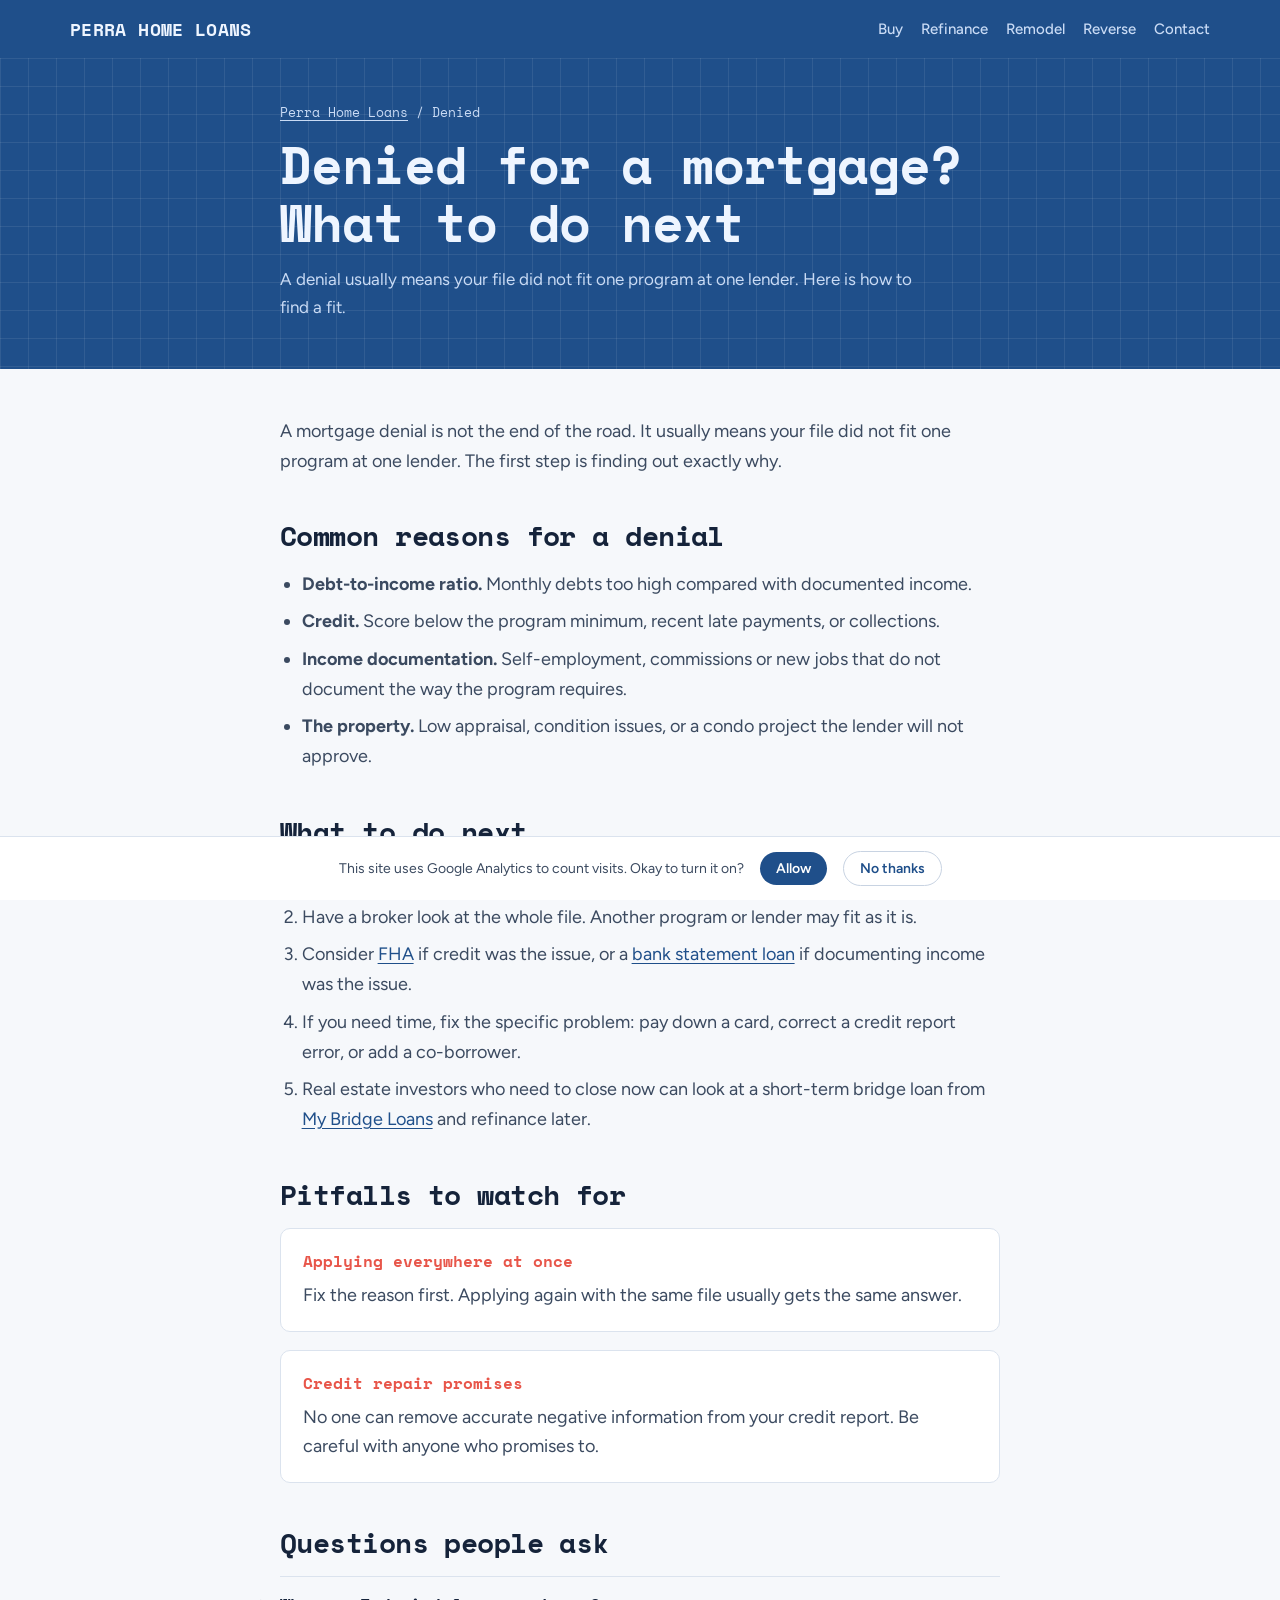
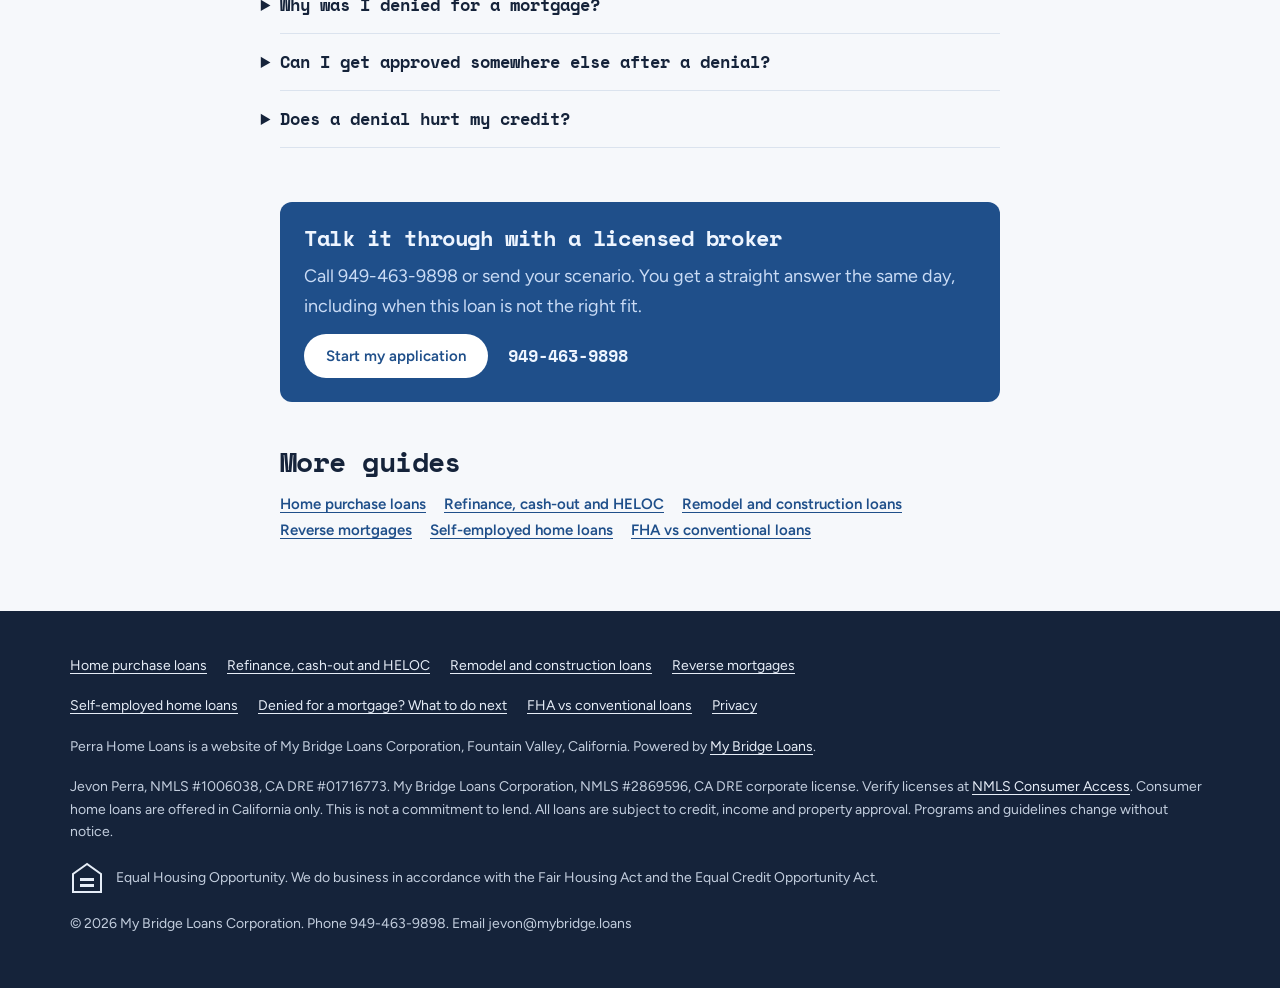
<file: mortgage-denied-what-next.html>
<!doctype html>
<html lang="en">
<head>
<meta charset="utf-8">
<meta name="viewport" content="width=device-width,initial-scale=1,viewport-fit=cover">
<title>Denied for a Mortgage? What to Do Next | Perra Home Loans</title>
<meta name="description" content="Why mortgage applications get denied, how to find out the reason, and the options that work after a conventional denial: FHA, non-QM, bank statement and bridge loans.">

<link rel="canonical" href="https://perraloans.com/mortgage-denied-what-next.html">
<link rel="icon" href="/favicon.ico" sizes="any">
<link rel="icon" href="/favicon-32.png" type="image/png" sizes="32x32">
<link rel="apple-touch-icon" href="/apple-touch-icon.png">
<meta name="theme-color" content="#1f4f8a">
<meta property="og:type" content="website">
<meta property="og:site_name" content="Perra Home Loans">
<meta property="og:title" content="Denied for a Mortgage? What to Do Next | Perra Home Loans">
<meta property="og:description" content="Why mortgage applications get denied, how to find out the reason, and the options that work after a conventional denial: FHA, non-QM, bank statement and bridge loans.">
<meta property="og:url" content="https://perraloans.com/mortgage-denied-what-next.html">
<meta property="og:image" content="https://perraloans.com/og.jpg">
<meta name="twitter:card" content="summary_large_image">
<link rel="preconnect" href="https://fonts.googleapis.com">
<link rel="preconnect" href="https://fonts.gstatic.com" crossorigin>
<link href="https://fonts.googleapis.com/css2?family=Space+Mono:wght@400;700&family=Figtree:wght@400;500;600&display=swap" rel="stylesheet">
<link rel="stylesheet" href="/styles.css">
<script>
  window.dataLayer = window.dataLayer || [];
  function gtag(){dataLayer.push(arguments);}
  gtag('consent','default',{analytics_storage:'denied',ad_storage:'denied',ad_user_data:'denied',ad_personalization:'denied'});
  gtag('js', new Date());
  gtag('config', 'G-R00K8G8HHX', {anonymize_ip:true});
</script>
<script async src="https://www.googletagmanager.com/gtag/js?id=G-R00K8G8HHX"></script>
<script type="application/ld+json">{"@context": "https://schema.org", "@graph": [{"@type": ["FinancialService", "LocalBusiness"], "@id": "https://perraloans.com/#org", "name": "Perra Home Loans", "url": "https://perraloans.com/", "parentOrganization": {"@type": "Organization", "name": "My Bridge Loans Corporation", "url": "https://mybridge.loans"}, "telephone": "+1-949-463-9898", "email": "jevon@mybridge.loans", "image": "https://perraloans.com/og.jpg", "address": {"@type": "PostalAddress", "addressLocality": "Fountain Valley", "addressRegion": "CA", "addressCountry": "US"}, "areaServed": {"@type": "State", "name": "California"}, "founder": {"@id": "https://perraloans.com/#jevon"}, "identifier": [{"@type": "PropertyValue", "propertyID": "NMLS", "value": "2869596"}], "knowsAbout": ["home purchase loans", "conventional loans", "FHA loans", "VA loans", "jumbo loans", "first-time home buyer loans", "bank statement loans", "construction loans", "renovation loans", "FHA 203(k)", "refinance", "cash-out refinance", "HELOC", "reverse mortgage", "HECM"], "sameAs": ["https://mybridge.loans"]}, {"@type": "Person", "@id": "https://perraloans.com/#jevon", "name": "Jevon Perra", "jobTitle": "Mortgage broker", "image": "https://perraloans.com/img/jevon-headshot-720.jpg", "url": "https://jevonperra.com/", "worksFor": {"@id": "https://perraloans.com/#org"}, "identifier": [{"@type": "PropertyValue", "propertyID": "NMLS", "value": "1006038"}, {"@type": "PropertyValue", "propertyID": "CA DRE", "value": "01716773"}], "sameAs": ["https://jevonperra.com/", "https://mybridge.loans/about.html", "https://www.linkedin.com/in/jevonperra/", "https://www.youtube.com/@jevonperra"]}, {"@type": "Article", "headline": "Denied for a mortgage? What to do next", "url": "https://perraloans.com/mortgage-denied-what-next.html", "author": {"@id": "https://perraloans.com/#jevon"}, "publisher": {"@id": "https://perraloans.com/#org"}, "dateModified": "2026-10-19", "image": "https://perraloans.com/og.jpg"}, {"@type": "BreadcrumbList", "itemListElement": [{"@type": "ListItem", "position": 1, "name": "Perra Home Loans", "item": "https://perraloans.com/"}, {"@type": "ListItem", "position": 2, "name": "Denied for a mortgage? What to do next", "item": "https://perraloans.com/mortgage-denied-what-next.html"}]}, {"@type": "FAQPage", "@id": "https://perraloans.com/mortgage-denied-what-next.html#faq", "mainEntity": [{"@type": "Question", "name": "Why was I denied for a mortgage?", "acceptedAnswer": {"@type": "Answer", "text": "The most common reasons are debt-to-income ratio, credit score or history, income that cannot be documented the way the program requires, or a problem with the property. The lender must give you the reason in writing."}}, {"@type": "Question", "name": "Can I get approved somewhere else after a denial?", "acceptedAnswer": {"@type": "Answer", "text": "Often, yes. Each program has different rules. A file that does not fit a conventional loan may fit FHA, a non-QM loan, or a different lender's overlays."}}, {"@type": "Question", "name": "Does a denial hurt my credit?", "acceptedAnswer": {"@type": "Answer", "text": "The denial itself is not reported. The credit inquiry may have a small effect, and mortgage inquiries within a short shopping window are usually treated as one."}}]}]}</script>
</head>
<body>
<header class="bar"><div class="wrap"><a class="brand" href="/">PERRA HOME LOANS</a><nav aria-label="Main"><a href="/home-purchase-loans.html">Buy</a><a href="/refinance-cash-out-heloc.html">Refinance</a><a href="/remodel-financing.html">Remodel</a><a href="/reverse-mortgage.html">Reverse</a><a href="/#contact">Contact</a></nav></div></header>
<main>
<div class="page-hero"><div class="wrap narrow">
  <div class="crumb"><a href="/">Perra Home Loans</a> / Denied</div>
  <h1>Denied for a mortgage? What to do next</h1>
  <p>A denial usually means your file did not fit one program at one lender. Here is how to find a fit.</p>
</div></div>
<div class="article"><div class="wrap narrow"><div class="body">

<p>A mortgage denial is not the end of the road. It usually means your file did not fit one program at one lender. The first step is finding out exactly why.</p>
<h2>Common reasons for a denial</h2>
<ul>
<li><b>Debt-to-income ratio.</b> Monthly debts too high compared with documented income.</li>
<li><b>Credit.</b> Score below the program minimum, recent late payments, or collections.</li>
<li><b>Income documentation.</b> Self-employment, commissions or new jobs that do not document the way the program requires.</li>
<li><b>The property.</b> Low appraisal, condition issues, or a condo project the lender will not approve.</li>
</ul>
<h2>What to do next</h2>
<ol>
<li>Read the written reason the lender gave you. You are entitled to it.</li>
<li>Have a broker look at the whole file. Another program or lender may fit as it is.</li>
<li>Consider <a href="/fha-vs-conventional.html">FHA</a> if credit was the issue, or a <a href="/self-employed-home-loans.html">bank statement loan</a> if documenting income was the issue.</li>
<li>If you need time, fix the specific problem: pay down a card, correct a credit report error, or add a co-borrower.</li>
<li>Real estate investors who need to close now can look at a short-term bridge loan from <a href="https://mybridge.loans">My Bridge Loans</a> and refinance later.</li>
</ol>
<h2>Pitfalls to watch for</h2>
<div class="myth"><span class="m">Applying everywhere at once</span><span class="f">Fix the reason first. Applying again with the same file usually gets the same answer.</span></div>
<div class="myth"><span class="m">Credit repair promises</span><span class="f">No one can remove accurate negative information from your credit report. Be careful with anyone who promises to.</span></div>

<h2 id="faq">Questions people ask</h2>
<div class="faq"><details><summary>Why was I denied for a mortgage?</summary><p>The most common reasons are debt-to-income ratio, credit score or history, income that cannot be documented the way the program requires, or a problem with the property. The lender must give you the reason in writing.</p></details><details><summary>Can I get approved somewhere else after a denial?</summary><p>Often, yes. Each program has different rules. A file that does not fit a conventional loan may fit FHA, a non-QM loan, or a different lender&#x27;s overlays.</p></details><details><summary>Does a denial hurt my credit?</summary><p>The denial itself is not reported. The credit inquiry may have a small effect, and mortgage inquiries within a short shopping window are usually treated as one.</p></details></div>
<div class="next"><h2 style="margin:0;font-size:22px">Talk it through with a licensed broker</h2><p>Call 949-463-9898 or send your scenario. You get a straight answer the same day, including when this loan is not the right fit.</p><div class="cta"><a class="btn" href="/#contact">Start my application</a><span class="phone">949-463-9898</span></div></div>
<h2>More guides</h2>
<div class="related"><a href="/home-purchase-loans.html">Home purchase loans</a><a href="/refinance-cash-out-heloc.html">Refinance, cash-out and HELOC</a><a href="/remodel-financing.html">Remodel and construction loans</a><a href="/reverse-mortgage.html">Reverse mortgages</a><a href="/self-employed-home-loans.html">Self-employed home loans</a><a href="/fha-vs-conventional.html">FHA vs conventional loans</a></div>
</div></div></div>
</main>
<footer class="foot"><div class="wrap">
  <nav aria-label="Loans"><a href="/home-purchase-loans.html">Home purchase loans</a><a href="/refinance-cash-out-heloc.html">Refinance, cash-out and HELOC</a><a href="/remodel-financing.html">Remodel and construction loans</a><a href="/reverse-mortgage.html">Reverse mortgages</a></nav>
  <nav aria-label="Guides"><a href="/self-employed-home-loans.html">Self-employed home loans</a><a href="/mortgage-denied-what-next.html">Denied for a mortgage? What to do next</a><a href="/fha-vs-conventional.html">FHA vs conventional loans</a><a href="/privacy.html">Privacy</a></nav>
  <p>Perra Home Loans is a website of My Bridge Loans Corporation, Fountain Valley, California. Powered by <a href="https://mybridge.loans">My Bridge Loans</a>.</p>
  <p>Jevon Perra, NMLS #1006038, CA DRE #01716773. My Bridge Loans Corporation, NMLS #2869596, CA DRE corporate license. Verify licenses at <a href="https://www.nmlsconsumeraccess.org/">NMLS Consumer Access</a>. Consumer home loans are offered in California only. This is not a commitment to lend. All loans are subject to credit, income and property approval. Programs and guidelines change without notice.</p>
  <div class="eho"><svg width="34" height="34" viewBox="0 0 34 34" aria-hidden="true"><path d="M17 3L3 13v18h28V13z" fill="none" stroke="#e6edf7" stroke-width="2"/><rect x="10" y="17" width="14" height="3" fill="#e6edf7"/><rect x="10" y="23" width="14" height="3" fill="#e6edf7"/></svg><span>Equal Housing Opportunity. We do business in accordance with the Fair Housing Act and the Equal Credit Opportunity Act.</span></div>
  <p>&copy; 2026 My Bridge Loans Corporation. Phone 949-463-9898. <span data-email></span></p>
</div></footer>
<div class="consent" id="consent" hidden>
  <span>This site uses Google Analytics to count visits. Okay to turn it on?</span>
  <button class="btn dark" type="button" id="consent-yes">Allow</button>
  <button class="btn" type="button" id="consent-no" style="border:1.5px solid #c8d3e2">No thanks</button>
</div>
<script src="/main.js" defer></script>
</body>
</html>
</file>
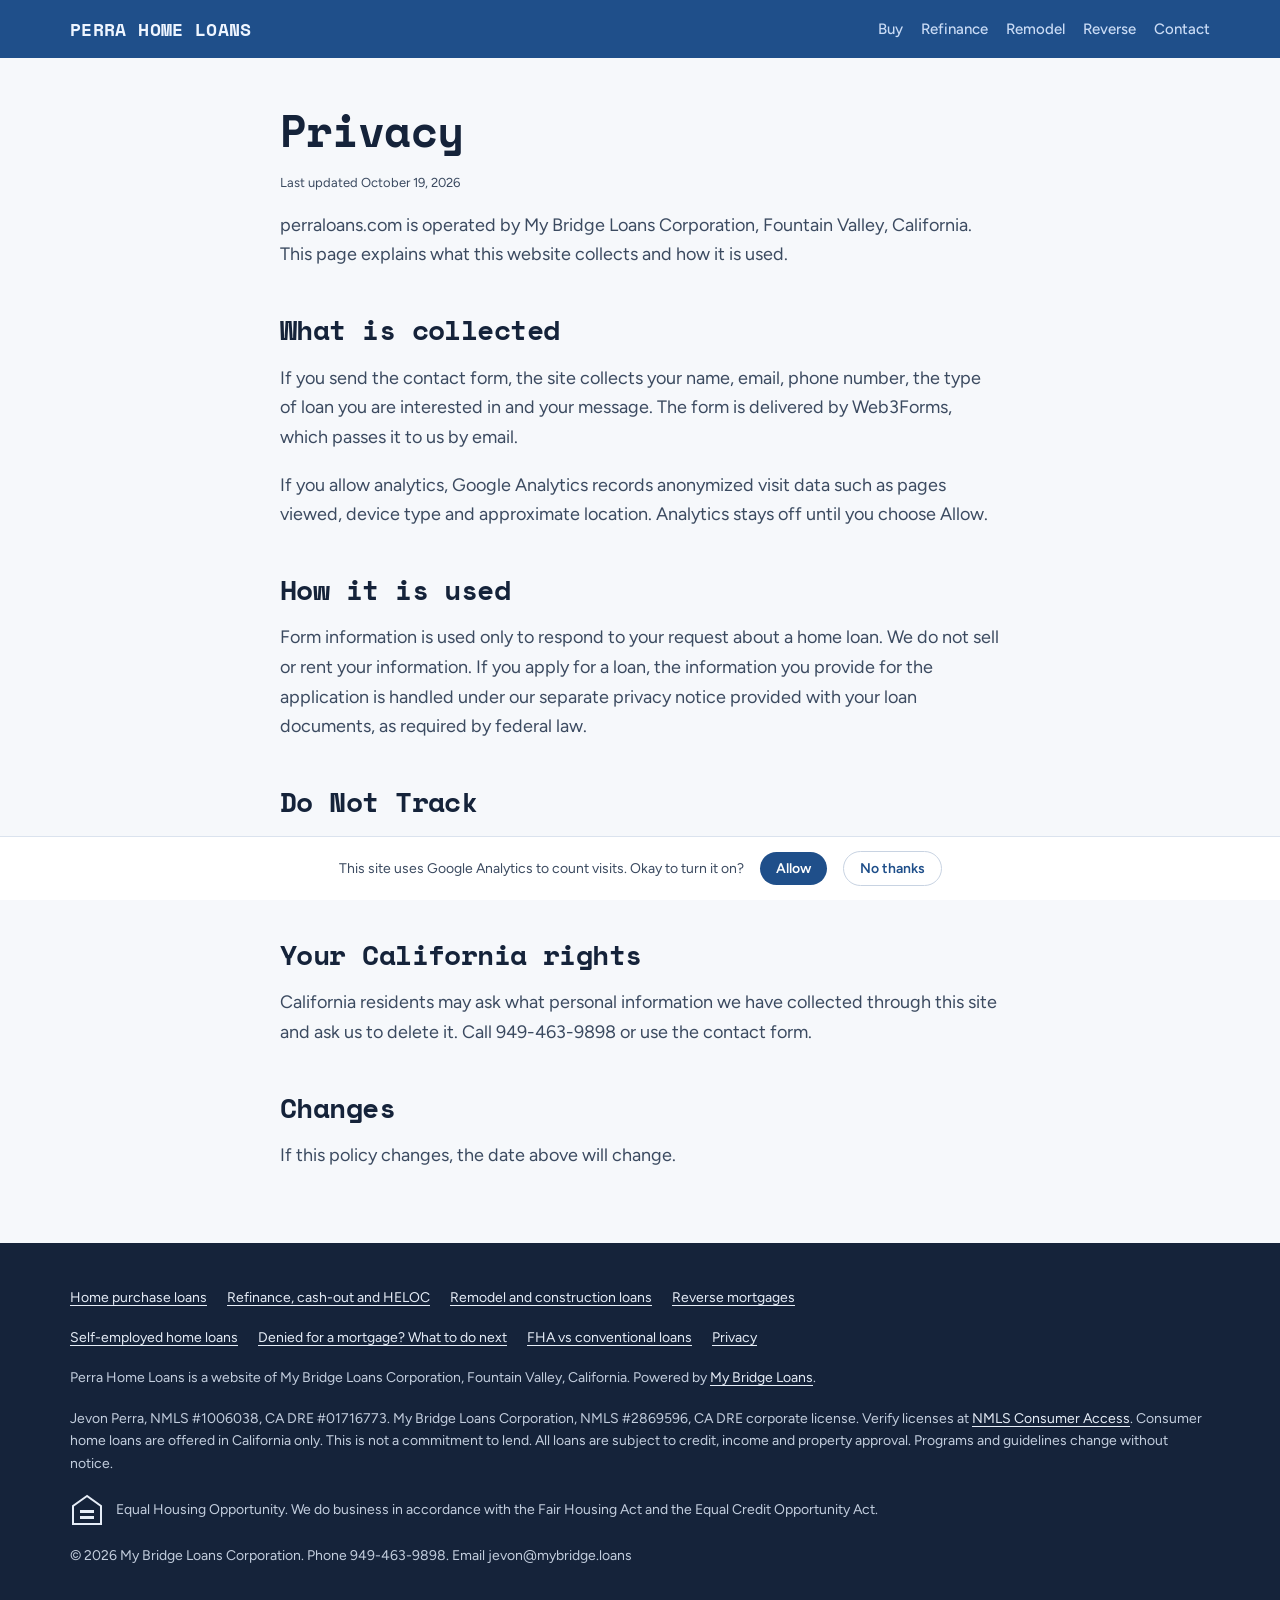
<file: privacy.html>
<!doctype html>
<html lang="en">
<head>
<meta charset="utf-8">
<meta name="viewport" content="width=device-width,initial-scale=1,viewport-fit=cover">
<title>Privacy | Perra Home Loans</title>
<meta name="description" content="What perraloans.com collects and how it is used.">

<link rel="canonical" href="https://perraloans.com/privacy.html">
<link rel="icon" href="/favicon.ico" sizes="any">
<link rel="icon" href="/favicon-32.png" type="image/png" sizes="32x32">
<link rel="apple-touch-icon" href="/apple-touch-icon.png">
<meta name="theme-color" content="#1f4f8a">
<meta property="og:type" content="website">
<meta property="og:site_name" content="Perra Home Loans">
<meta property="og:title" content="Privacy | Perra Home Loans">
<meta property="og:description" content="What perraloans.com collects and how it is used.">
<meta property="og:url" content="https://perraloans.com/privacy.html">
<meta property="og:image" content="https://perraloans.com/og.jpg">
<meta name="twitter:card" content="summary_large_image">
<link rel="preconnect" href="https://fonts.googleapis.com">
<link rel="preconnect" href="https://fonts.gstatic.com" crossorigin>
<link href="https://fonts.googleapis.com/css2?family=Space+Mono:wght@400;700&family=Figtree:wght@400;500;600&display=swap" rel="stylesheet">
<link rel="stylesheet" href="/styles.css">
<script>
  window.dataLayer = window.dataLayer || [];
  function gtag(){dataLayer.push(arguments);}
  gtag('consent','default',{analytics_storage:'denied',ad_storage:'denied',ad_user_data:'denied',ad_personalization:'denied'});
  gtag('js', new Date());
  gtag('config', 'G-R00K8G8HHX', {anonymize_ip:true});
</script>
<script async src="https://www.googletagmanager.com/gtag/js?id=G-R00K8G8HHX"></script>

</head>
<body>
<header class="bar"><div class="wrap"><a class="brand" href="/">PERRA HOME LOANS</a><nav aria-label="Main"><a href="/home-purchase-loans.html">Buy</a><a href="/refinance-cash-out-heloc.html">Refinance</a><a href="/remodel-financing.html">Remodel</a><a href="/reverse-mortgage.html">Reverse</a><a href="/#contact">Contact</a></nav></div></header>
<main class="article"><div class="wrap narrow"><div class="body"><h1 style="font-size:clamp(30px,4vw,44px)">Privacy</h1>
<p class="fine">Last updated October 19, 2026</p>
<p>perraloans.com is operated by My Bridge Loans Corporation, Fountain Valley, California. This page explains what this website collects and how it is used.</p>
<h2>What is collected</h2>
<p>If you send the contact form, the site collects your name, email, phone number, the type of loan you are interested in and your message. The form is delivered by Web3Forms, which passes it to us by email.</p>
<p>If you allow analytics, Google Analytics records anonymized visit data such as pages viewed, device type and approximate location. Analytics stays off until you choose Allow.</p>
<h2>How it is used</h2>
<p>Form information is used only to respond to your request about a home loan. We do not sell or rent your information. If you apply for a loan, the information you provide for the application is handled under our separate privacy notice provided with your loan documents, as required by federal law.</p>
<h2>Do Not Track</h2>
<p>The site does not respond to Do Not Track signals. You can turn analytics off with the No thanks button or by clearing this site's data in your browser.</p>
<h2>Your California rights</h2>
<p>California residents may ask what personal information we have collected through this site and ask us to delete it. Call 949-463-9898 or use the contact form.</p>
<h2>Changes</h2>
<p>If this policy changes, the date above will change.</p></div></div></main>
<footer class="foot"><div class="wrap">
  <nav aria-label="Loans"><a href="/home-purchase-loans.html">Home purchase loans</a><a href="/refinance-cash-out-heloc.html">Refinance, cash-out and HELOC</a><a href="/remodel-financing.html">Remodel and construction loans</a><a href="/reverse-mortgage.html">Reverse mortgages</a></nav>
  <nav aria-label="Guides"><a href="/self-employed-home-loans.html">Self-employed home loans</a><a href="/mortgage-denied-what-next.html">Denied for a mortgage? What to do next</a><a href="/fha-vs-conventional.html">FHA vs conventional loans</a><a href="/privacy.html">Privacy</a></nav>
  <p>Perra Home Loans is a website of My Bridge Loans Corporation, Fountain Valley, California. Powered by <a href="https://mybridge.loans">My Bridge Loans</a>.</p>
  <p>Jevon Perra, NMLS #1006038, CA DRE #01716773. My Bridge Loans Corporation, NMLS #2869596, CA DRE corporate license. Verify licenses at <a href="https://www.nmlsconsumeraccess.org/">NMLS Consumer Access</a>. Consumer home loans are offered in California only. This is not a commitment to lend. All loans are subject to credit, income and property approval. Programs and guidelines change without notice.</p>
  <div class="eho"><svg width="34" height="34" viewBox="0 0 34 34" aria-hidden="true"><path d="M17 3L3 13v18h28V13z" fill="none" stroke="#e6edf7" stroke-width="2"/><rect x="10" y="17" width="14" height="3" fill="#e6edf7"/><rect x="10" y="23" width="14" height="3" fill="#e6edf7"/></svg><span>Equal Housing Opportunity. We do business in accordance with the Fair Housing Act and the Equal Credit Opportunity Act.</span></div>
  <p>&copy; 2026 My Bridge Loans Corporation. Phone 949-463-9898. <span data-email></span></p>
</div></footer>
<div class="consent" id="consent" hidden>
  <span>This site uses Google Analytics to count visits. Okay to turn it on?</span>
  <button class="btn dark" type="button" id="consent-yes">Allow</button>
  <button class="btn" type="button" id="consent-no" style="border:1.5px solid #c8d3e2">No thanks</button>
</div>
<script src="/main.js" defer></script>
</body>
</html>
</file>
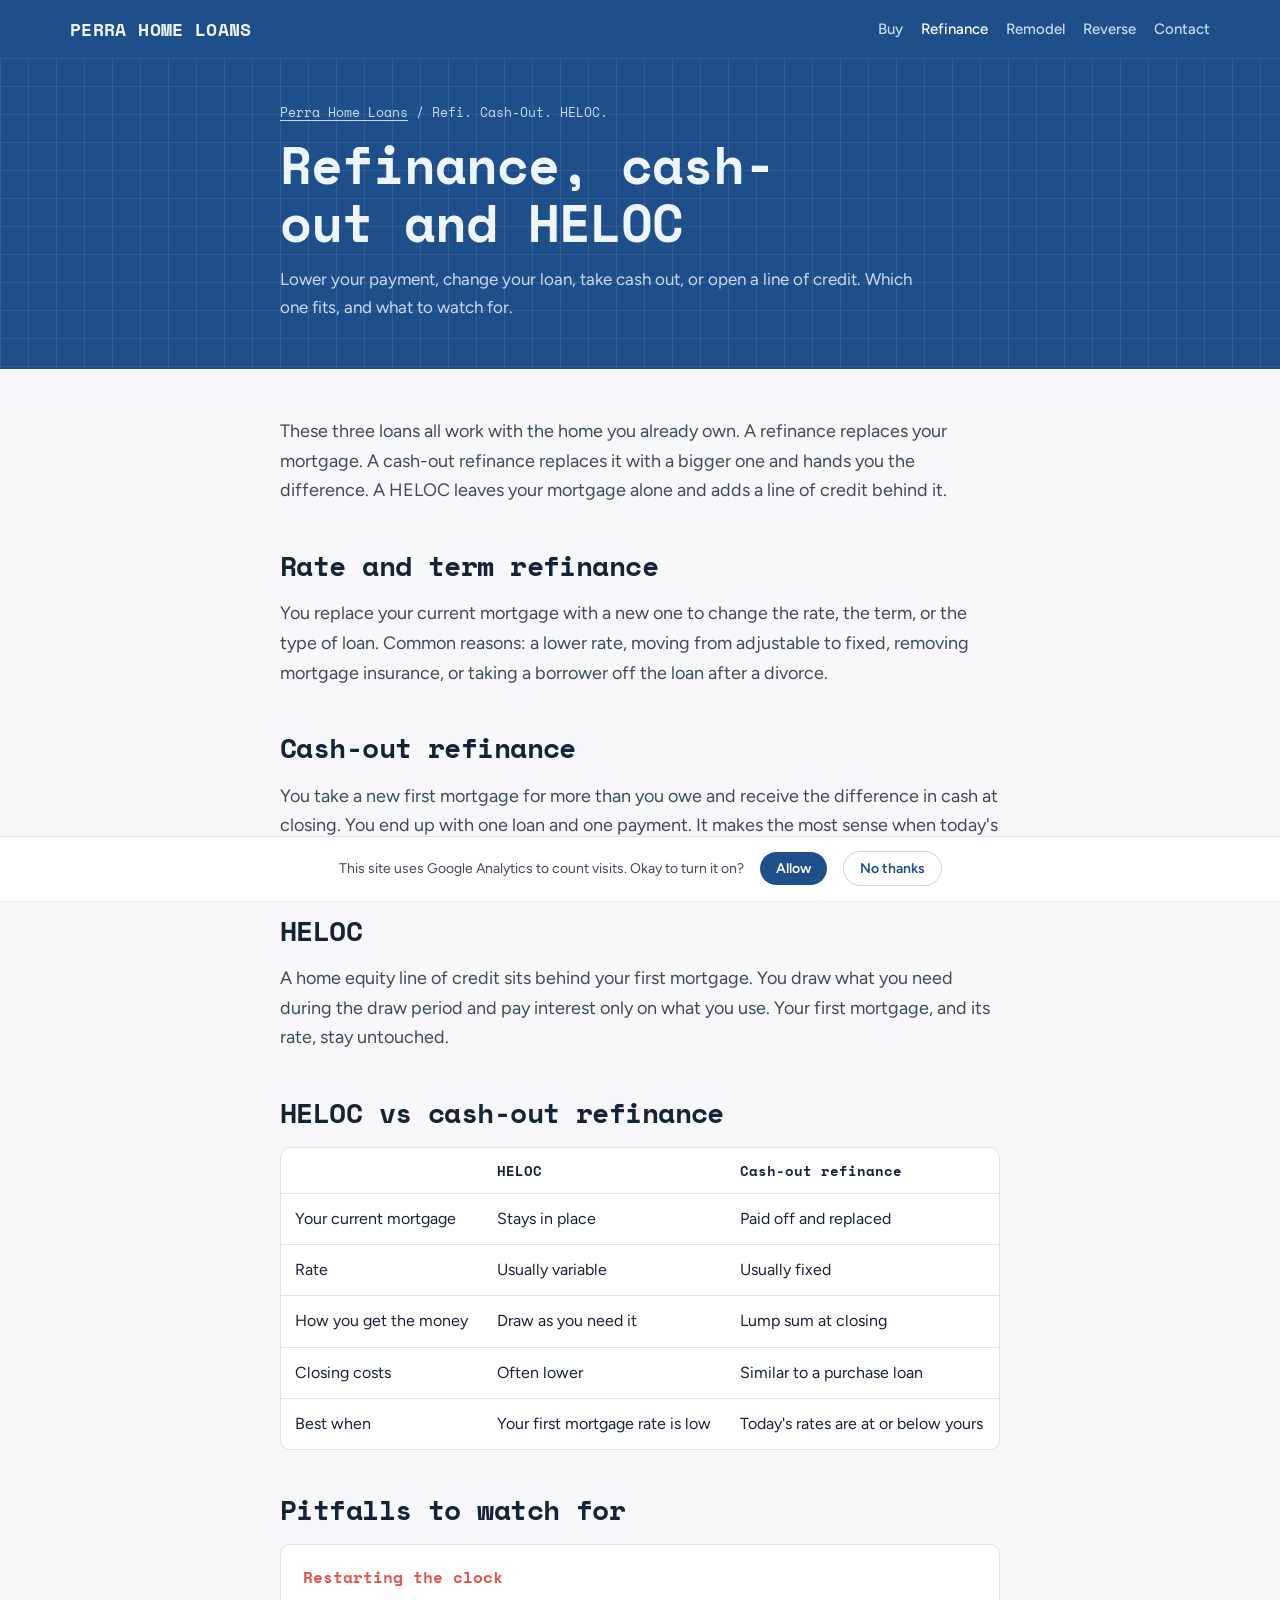
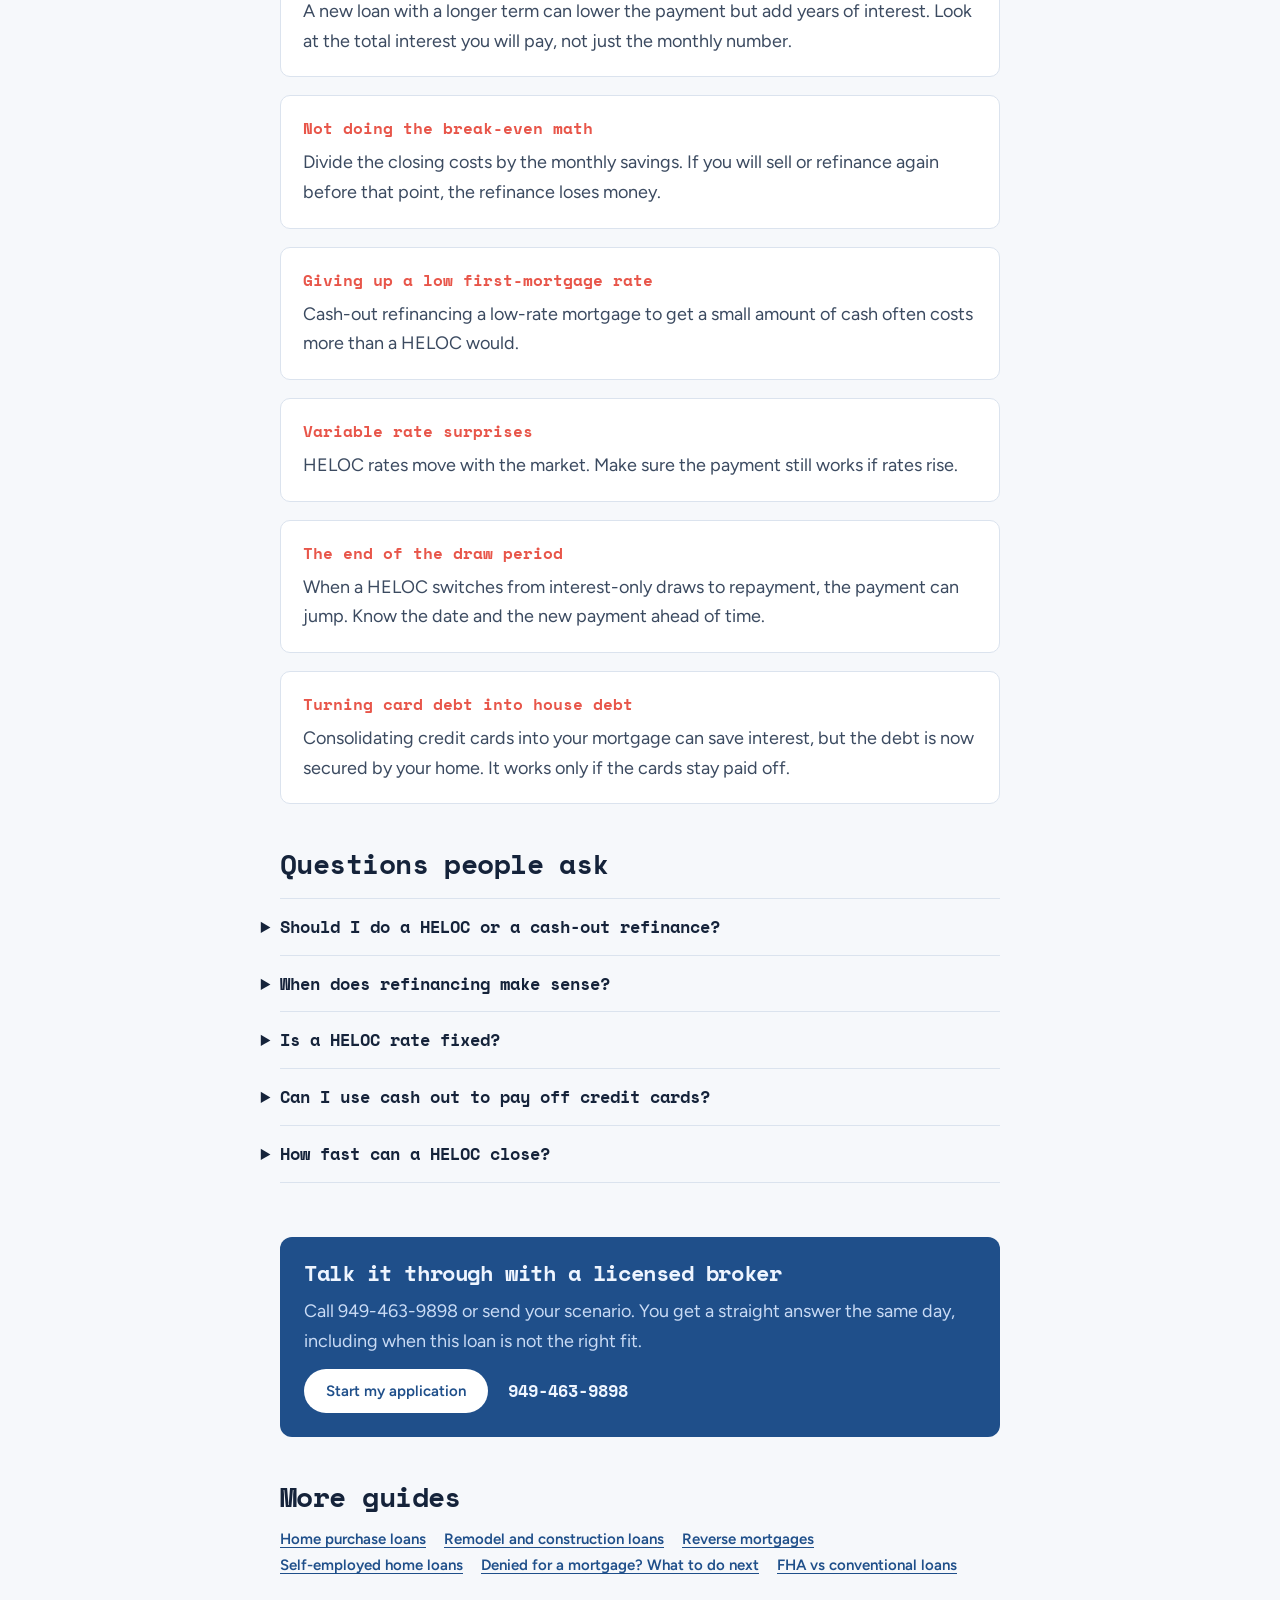
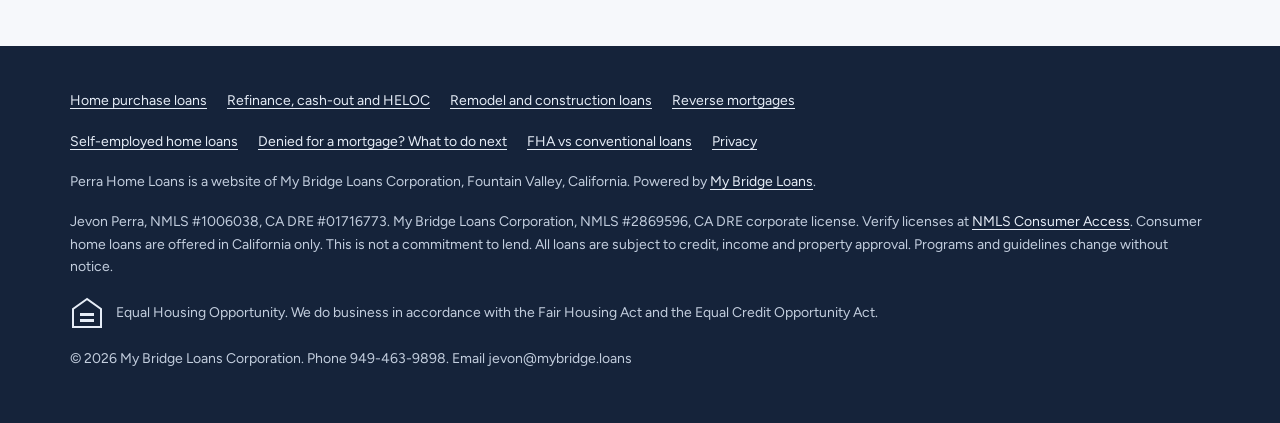
<file: refinance-cash-out-heloc.html>
<!doctype html>
<html lang="en">
<head>
<meta charset="utf-8">
<meta name="viewport" content="width=device-width,initial-scale=1,viewport-fit=cover">
<title>Refinance, Cash-Out Refinance and HELOC in California | Perra Home Loans</title>
<meta name="description" content="How a rate and term refinance, a cash-out refinance and a HELOC work, when each one makes sense, a side-by-side comparison, and the pitfalls to avoid.">

<link rel="canonical" href="https://perraloans.com/refinance-cash-out-heloc.html">
<link rel="icon" href="/favicon.ico" sizes="any">
<link rel="icon" href="/favicon-32.png" type="image/png" sizes="32x32">
<link rel="apple-touch-icon" href="/apple-touch-icon.png">
<meta name="theme-color" content="#1f4f8a">
<meta property="og:type" content="website">
<meta property="og:site_name" content="Perra Home Loans">
<meta property="og:title" content="Refinance, Cash-Out Refinance and HELOC in California | Perra Home Loans">
<meta property="og:description" content="How a rate and term refinance, a cash-out refinance and a HELOC work, when each one makes sense, a side-by-side comparison, and the pitfalls to avoid.">
<meta property="og:url" content="https://perraloans.com/refinance-cash-out-heloc.html">
<meta property="og:image" content="https://perraloans.com/og.jpg">
<meta name="twitter:card" content="summary_large_image">
<link rel="preconnect" href="https://fonts.googleapis.com">
<link rel="preconnect" href="https://fonts.gstatic.com" crossorigin>
<link href="https://fonts.googleapis.com/css2?family=Space+Mono:wght@400;700&family=Figtree:wght@400;500;600&display=swap" rel="stylesheet">
<link rel="stylesheet" href="/styles.css">
<script>
  window.dataLayer = window.dataLayer || [];
  function gtag(){dataLayer.push(arguments);}
  gtag('consent','default',{analytics_storage:'denied',ad_storage:'denied',ad_user_data:'denied',ad_personalization:'denied'});
  gtag('js', new Date());
  gtag('config', 'G-R00K8G8HHX', {anonymize_ip:true});
</script>
<script async src="https://www.googletagmanager.com/gtag/js?id=G-R00K8G8HHX"></script>
<script type="application/ld+json">{"@context": "https://schema.org", "@graph": [{"@type": ["FinancialService", "LocalBusiness"], "@id": "https://perraloans.com/#org", "name": "Perra Home Loans", "url": "https://perraloans.com/", "parentOrganization": {"@type": "Organization", "name": "My Bridge Loans Corporation", "url": "https://mybridge.loans"}, "telephone": "+1-949-463-9898", "email": "jevon@mybridge.loans", "image": "https://perraloans.com/og.jpg", "address": {"@type": "PostalAddress", "addressLocality": "Fountain Valley", "addressRegion": "CA", "addressCountry": "US"}, "areaServed": {"@type": "State", "name": "California"}, "founder": {"@id": "https://perraloans.com/#jevon"}, "identifier": [{"@type": "PropertyValue", "propertyID": "NMLS", "value": "2869596"}], "knowsAbout": ["home purchase loans", "conventional loans", "FHA loans", "VA loans", "jumbo loans", "first-time home buyer loans", "bank statement loans", "construction loans", "renovation loans", "FHA 203(k)", "refinance", "cash-out refinance", "HELOC", "reverse mortgage", "HECM"], "sameAs": ["https://mybridge.loans"]}, {"@type": "Person", "@id": "https://perraloans.com/#jevon", "name": "Jevon Perra", "jobTitle": "Mortgage broker", "image": "https://perraloans.com/img/jevon-headshot-720.jpg", "url": "https://jevonperra.com/", "worksFor": {"@id": "https://perraloans.com/#org"}, "identifier": [{"@type": "PropertyValue", "propertyID": "NMLS", "value": "1006038"}, {"@type": "PropertyValue", "propertyID": "CA DRE", "value": "01716773"}], "sameAs": ["https://jevonperra.com/", "https://mybridge.loans/about.html", "https://www.linkedin.com/in/jevonperra/", "https://www.youtube.com/@jevonperra"]}, {"@type": "Article", "headline": "Refinance, cash-out and HELOC", "url": "https://perraloans.com/refinance-cash-out-heloc.html", "author": {"@id": "https://perraloans.com/#jevon"}, "publisher": {"@id": "https://perraloans.com/#org"}, "dateModified": "2026-10-19", "image": "https://perraloans.com/og.jpg"}, {"@type": "BreadcrumbList", "itemListElement": [{"@type": "ListItem", "position": 1, "name": "Perra Home Loans", "item": "https://perraloans.com/"}, {"@type": "ListItem", "position": 2, "name": "Refinance, cash-out and HELOC", "item": "https://perraloans.com/refinance-cash-out-heloc.html"}]}, {"@type": "FAQPage", "@id": "https://perraloans.com/refinance-cash-out-heloc.html#faq", "mainEntity": [{"@type": "Question", "name": "Should I do a HELOC or a cash-out refinance?", "acceptedAnswer": {"@type": "Answer", "text": "If your current mortgage rate is lower than today's rates, a HELOC usually makes more sense because it leaves that first mortgage alone. If today's rates are lower than yours, or you want one fixed payment, a cash-out refinance can be better. Compare the total cost, not only the payment."}}, {"@type": "Question", "name": "When does refinancing make sense?", "acceptedAnswer": {"@type": "Answer", "text": "When the savings outweigh the closing costs within the time you expect to keep the loan, or when you need to change the loan itself, such as removing a borrower, removing mortgage insurance, or moving from an adjustable to a fixed rate."}}, {"@type": "Question", "name": "Is a HELOC rate fixed?", "acceptedAnswer": {"@type": "Answer", "text": "Most HELOCs have a variable rate tied to an index, so the payment can change. Some lenders let you fix part of the balance. Ask how your rate can change before you sign."}}, {"@type": "Question", "name": "Can I use cash out to pay off credit cards?", "acceptedAnswer": {"@type": "Answer", "text": "Yes, and it often lowers your monthly payments. But it turns unsecured debt into debt secured by your home, so missing payments now puts the house at risk. It only helps if the card balances do not come back."}}, {"@type": "Question", "name": "How fast can a HELOC close?", "acceptedAnswer": {"@type": "Answer", "text": "Some HELOC lenders use digital income and asset verification and can fund much faster than a traditional refinance. Timing depends on the lender and your file."}}]}]}</script>
</head>
<body>
<header class="bar"><div class="wrap"><a class="brand" href="/">PERRA HOME LOANS</a><nav aria-label="Main"><a href="/home-purchase-loans.html">Buy</a><a href="/refinance-cash-out-heloc.html" aria-current="page">Refinance</a><a href="/remodel-financing.html">Remodel</a><a href="/reverse-mortgage.html">Reverse</a><a href="/#contact">Contact</a></nav></div></header>
<main>
<div class="page-hero"><div class="wrap narrow">
  <div class="crumb"><a href="/">Perra Home Loans</a> / Refi. Cash-Out. HELOC.</div>
  <h1>Refinance, cash-out and HELOC</h1>
  <p>Lower your payment, change your loan, take cash out, or open a line of credit. Which one fits, and what to watch for.</p>
</div></div>
<div class="article"><div class="wrap narrow"><div class="body">

<p>These three loans all work with the home you already own. A refinance replaces your mortgage. A cash-out refinance replaces it with a bigger one and hands you the difference. A HELOC leaves your mortgage alone and adds a line of credit behind it.</p>
<h2>Rate and term refinance</h2>
<p>You replace your current mortgage with a new one to change the rate, the term, or the type of loan. Common reasons: a lower rate, moving from adjustable to fixed, removing mortgage insurance, or taking a borrower off the loan after a divorce.</p>
<h2>Cash-out refinance</h2>
<p>You take a new first mortgage for more than you owe and receive the difference in cash at closing. You end up with one loan and one payment. It makes the most sense when today's rates are close to or below your current rate.</p>
<h2>HELOC</h2>
<p>A home equity line of credit sits behind your first mortgage. You draw what you need during the draw period and pay interest only on what you use. Your first mortgage, and its rate, stay untouched.</p>
<h2>HELOC vs cash-out refinance</h2>
<div class="table-wrap"><table>
<tr><th></th><th>HELOC</th><th>Cash-out refinance</th></tr>
<tr><td>Your current mortgage</td><td>Stays in place</td><td>Paid off and replaced</td></tr>
<tr><td>Rate</td><td>Usually variable</td><td>Usually fixed</td></tr>
<tr><td>How you get the money</td><td>Draw as you need it</td><td>Lump sum at closing</td></tr>
<tr><td>Closing costs</td><td>Often lower</td><td>Similar to a purchase loan</td></tr>
<tr><td>Best when</td><td>Your first mortgage rate is low</td><td>Today's rates are at or below yours</td></tr>
</table></div>
<h2>Pitfalls to watch for</h2>
<div class="myth"><span class="m">Restarting the clock</span><span class="f">A new loan with a longer term can lower the payment but add years of interest. Look at the total interest you will pay, not just the monthly number.</span></div>
<div class="myth"><span class="m">Not doing the break-even math</span><span class="f">Divide the closing costs by the monthly savings. If you will sell or refinance again before that point, the refinance loses money.</span></div>
<div class="myth"><span class="m">Giving up a low first-mortgage rate</span><span class="f">Cash-out refinancing a low-rate mortgage to get a small amount of cash often costs more than a HELOC would.</span></div>
<div class="myth"><span class="m">Variable rate surprises</span><span class="f">HELOC rates move with the market. Make sure the payment still works if rates rise.</span></div>
<div class="myth"><span class="m">The end of the draw period</span><span class="f">When a HELOC switches from interest-only draws to repayment, the payment can jump. Know the date and the new payment ahead of time.</span></div>
<div class="myth"><span class="m">Turning card debt into house debt</span><span class="f">Consolidating credit cards into your mortgage can save interest, but the debt is now secured by your home. It works only if the cards stay paid off.</span></div>

<h2 id="faq">Questions people ask</h2>
<div class="faq"><details><summary>Should I do a HELOC or a cash-out refinance?</summary><p>If your current mortgage rate is lower than today&#x27;s rates, a HELOC usually makes more sense because it leaves that first mortgage alone. If today&#x27;s rates are lower than yours, or you want one fixed payment, a cash-out refinance can be better. Compare the total cost, not only the payment.</p></details><details><summary>When does refinancing make sense?</summary><p>When the savings outweigh the closing costs within the time you expect to keep the loan, or when you need to change the loan itself, such as removing a borrower, removing mortgage insurance, or moving from an adjustable to a fixed rate.</p></details><details><summary>Is a HELOC rate fixed?</summary><p>Most HELOCs have a variable rate tied to an index, so the payment can change. Some lenders let you fix part of the balance. Ask how your rate can change before you sign.</p></details><details><summary>Can I use cash out to pay off credit cards?</summary><p>Yes, and it often lowers your monthly payments. But it turns unsecured debt into debt secured by your home, so missing payments now puts the house at risk. It only helps if the card balances do not come back.</p></details><details><summary>How fast can a HELOC close?</summary><p>Some HELOC lenders use digital income and asset verification and can fund much faster than a traditional refinance. Timing depends on the lender and your file.</p></details></div>
<div class="next"><h2 style="margin:0;font-size:22px">Talk it through with a licensed broker</h2><p>Call 949-463-9898 or send your scenario. You get a straight answer the same day, including when this loan is not the right fit.</p><div class="cta"><a class="btn" href="/#contact">Start my application</a><span class="phone">949-463-9898</span></div></div>
<h2>More guides</h2>
<div class="related"><a href="/home-purchase-loans.html">Home purchase loans</a><a href="/remodel-financing.html">Remodel and construction loans</a><a href="/reverse-mortgage.html">Reverse mortgages</a><a href="/self-employed-home-loans.html">Self-employed home loans</a><a href="/mortgage-denied-what-next.html">Denied for a mortgage? What to do next</a><a href="/fha-vs-conventional.html">FHA vs conventional loans</a></div>
</div></div></div>
</main>
<footer class="foot"><div class="wrap">
  <nav aria-label="Loans"><a href="/home-purchase-loans.html">Home purchase loans</a><a href="/refinance-cash-out-heloc.html">Refinance, cash-out and HELOC</a><a href="/remodel-financing.html">Remodel and construction loans</a><a href="/reverse-mortgage.html">Reverse mortgages</a></nav>
  <nav aria-label="Guides"><a href="/self-employed-home-loans.html">Self-employed home loans</a><a href="/mortgage-denied-what-next.html">Denied for a mortgage? What to do next</a><a href="/fha-vs-conventional.html">FHA vs conventional loans</a><a href="/privacy.html">Privacy</a></nav>
  <p>Perra Home Loans is a website of My Bridge Loans Corporation, Fountain Valley, California. Powered by <a href="https://mybridge.loans">My Bridge Loans</a>.</p>
  <p>Jevon Perra, NMLS #1006038, CA DRE #01716773. My Bridge Loans Corporation, NMLS #2869596, CA DRE corporate license. Verify licenses at <a href="https://www.nmlsconsumeraccess.org/">NMLS Consumer Access</a>. Consumer home loans are offered in California only. This is not a commitment to lend. All loans are subject to credit, income and property approval. Programs and guidelines change without notice.</p>
  <div class="eho"><svg width="34" height="34" viewBox="0 0 34 34" aria-hidden="true"><path d="M17 3L3 13v18h28V13z" fill="none" stroke="#e6edf7" stroke-width="2"/><rect x="10" y="17" width="14" height="3" fill="#e6edf7"/><rect x="10" y="23" width="14" height="3" fill="#e6edf7"/></svg><span>Equal Housing Opportunity. We do business in accordance with the Fair Housing Act and the Equal Credit Opportunity Act.</span></div>
  <p>&copy; 2026 My Bridge Loans Corporation. Phone 949-463-9898. <span data-email></span></p>
</div></footer>
<div class="consent" id="consent" hidden>
  <span>This site uses Google Analytics to count visits. Okay to turn it on?</span>
  <button class="btn dark" type="button" id="consent-yes">Allow</button>
  <button class="btn" type="button" id="consent-no" style="border:1.5px solid #c8d3e2">No thanks</button>
</div>
<script src="/main.js" defer></script>
</body>
</html>
</file>
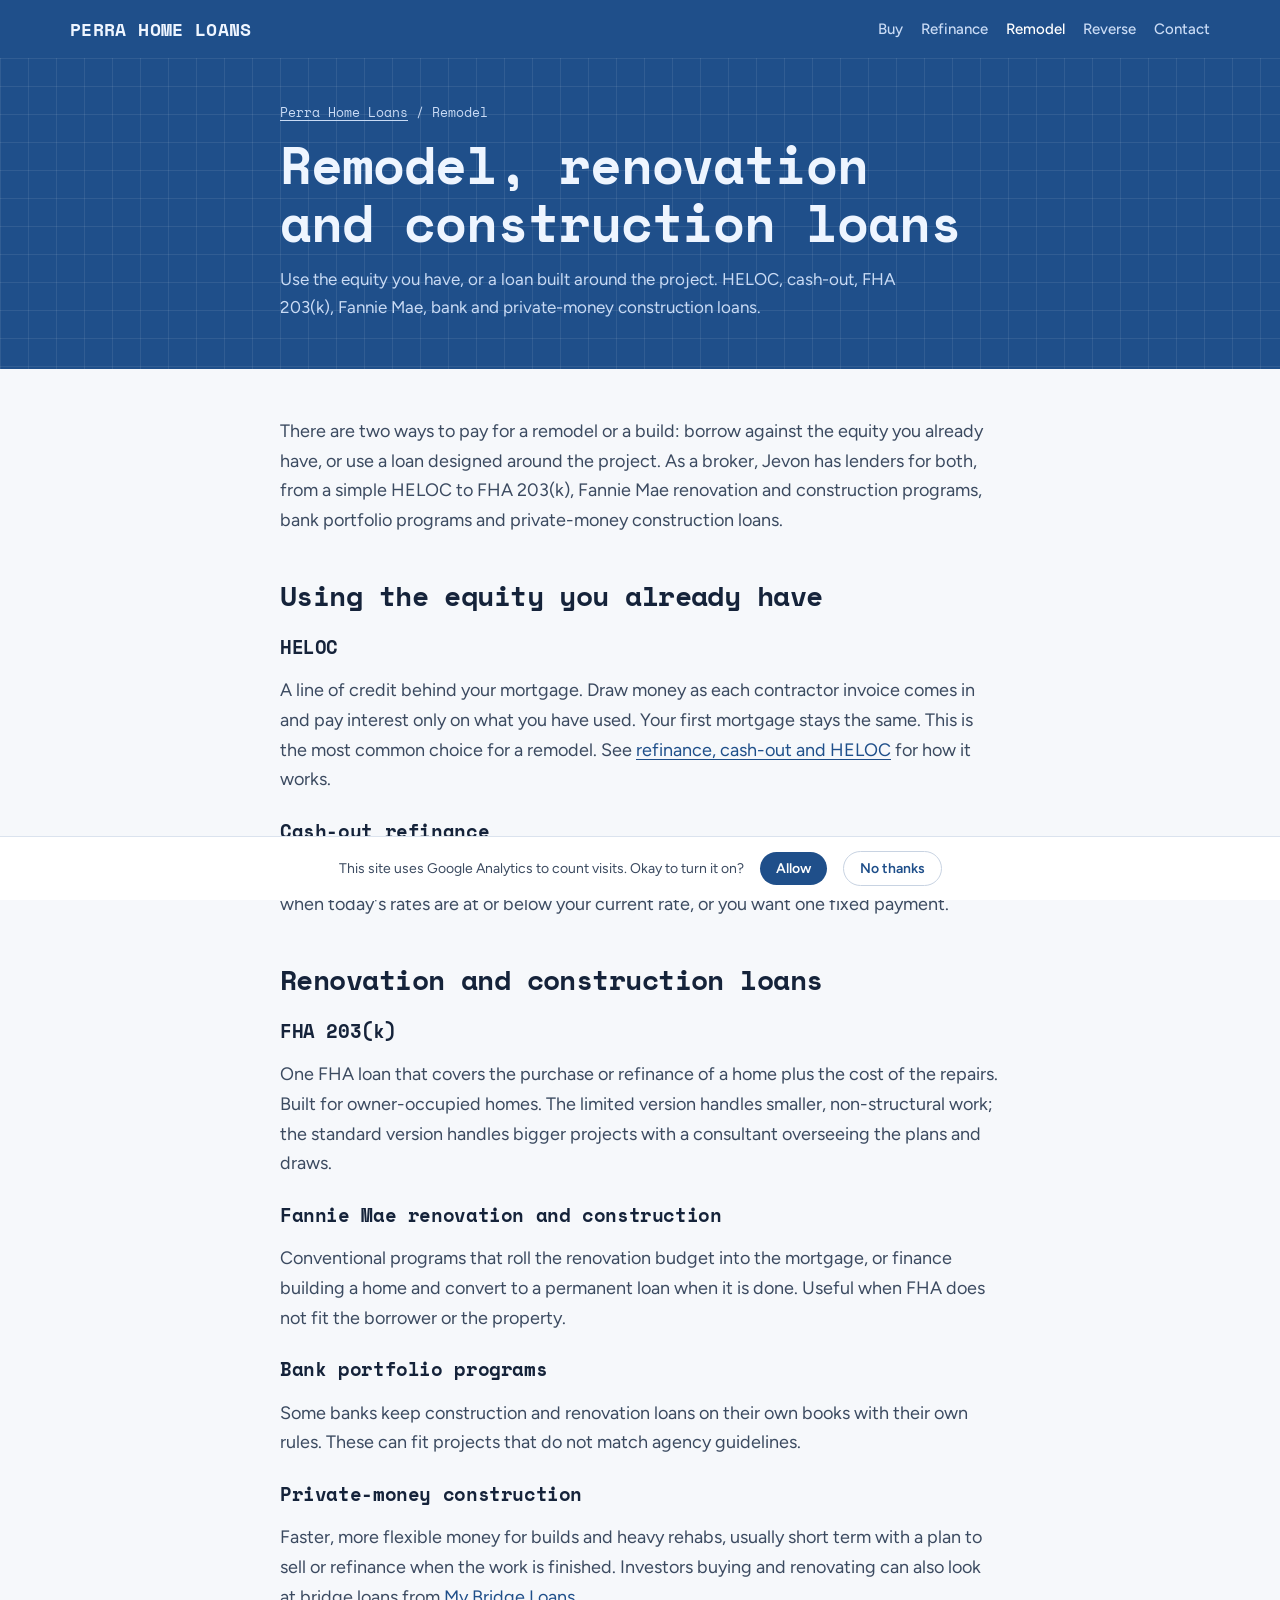
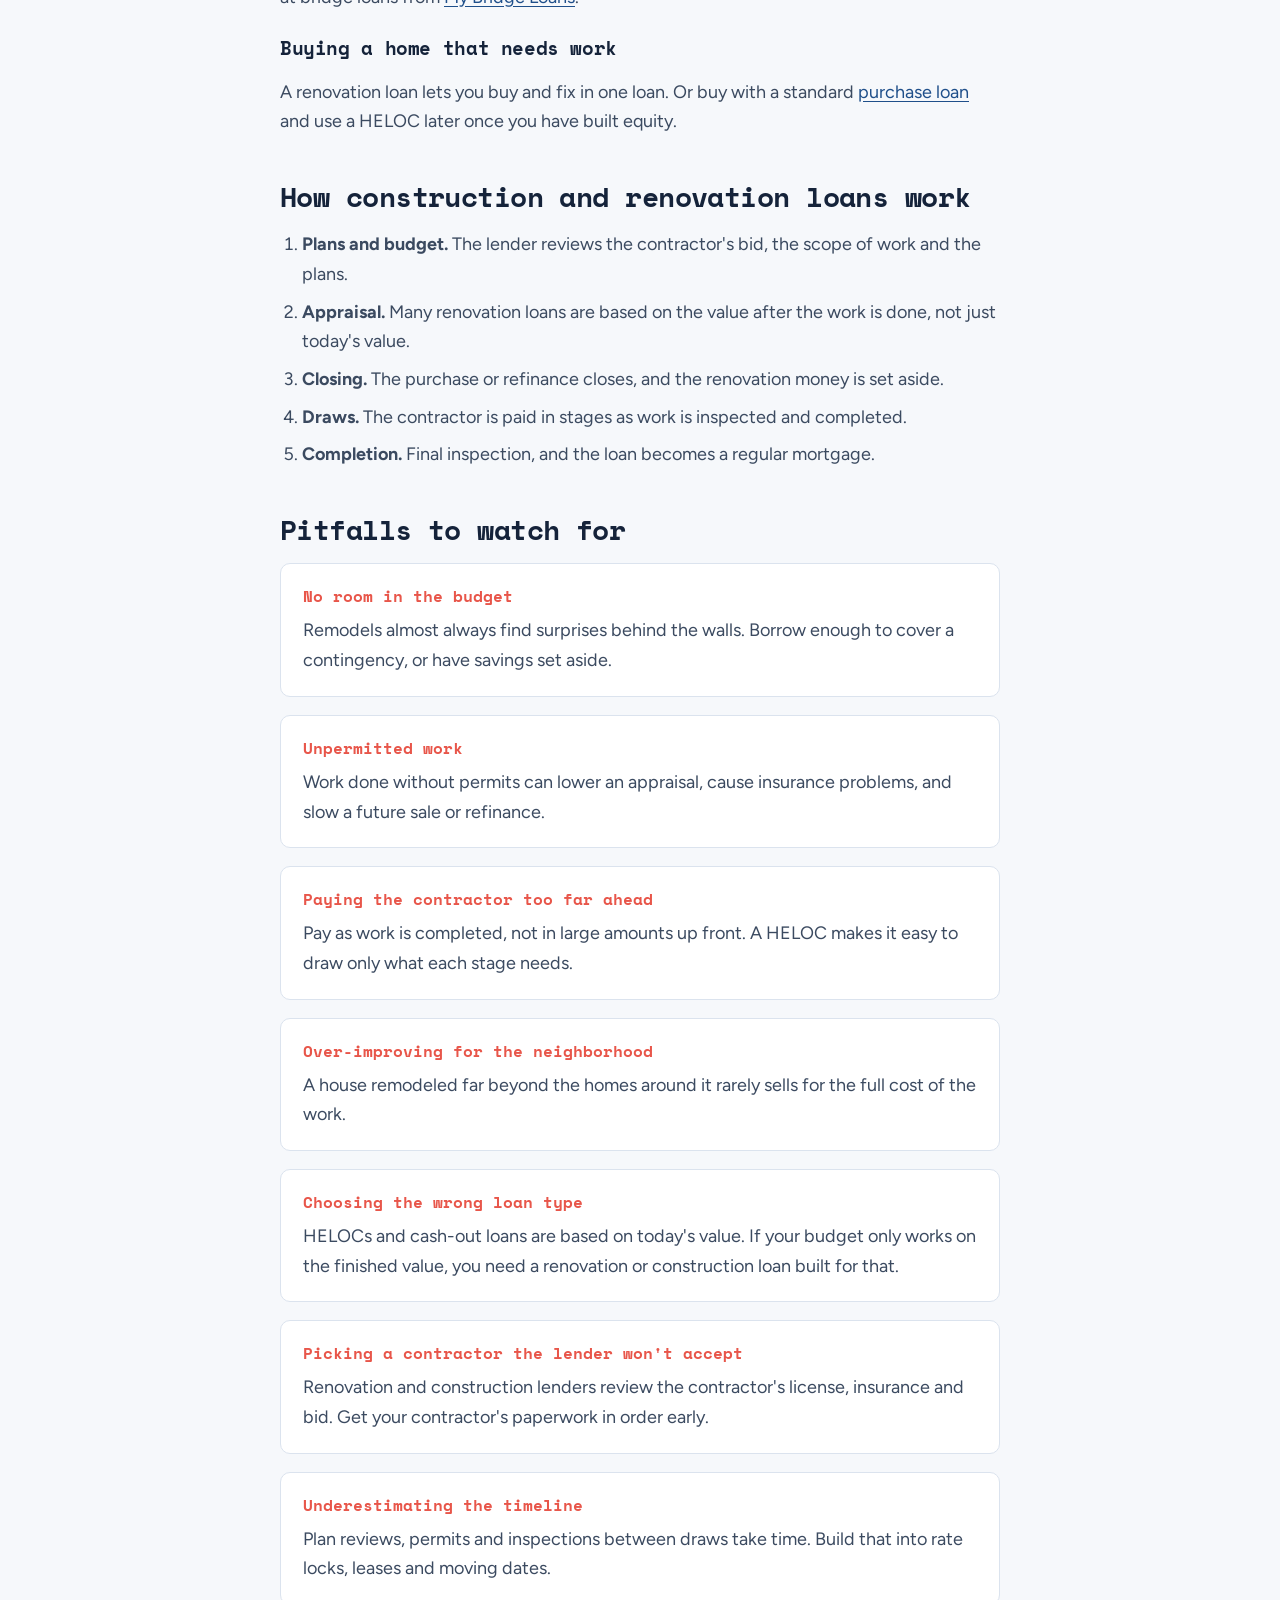
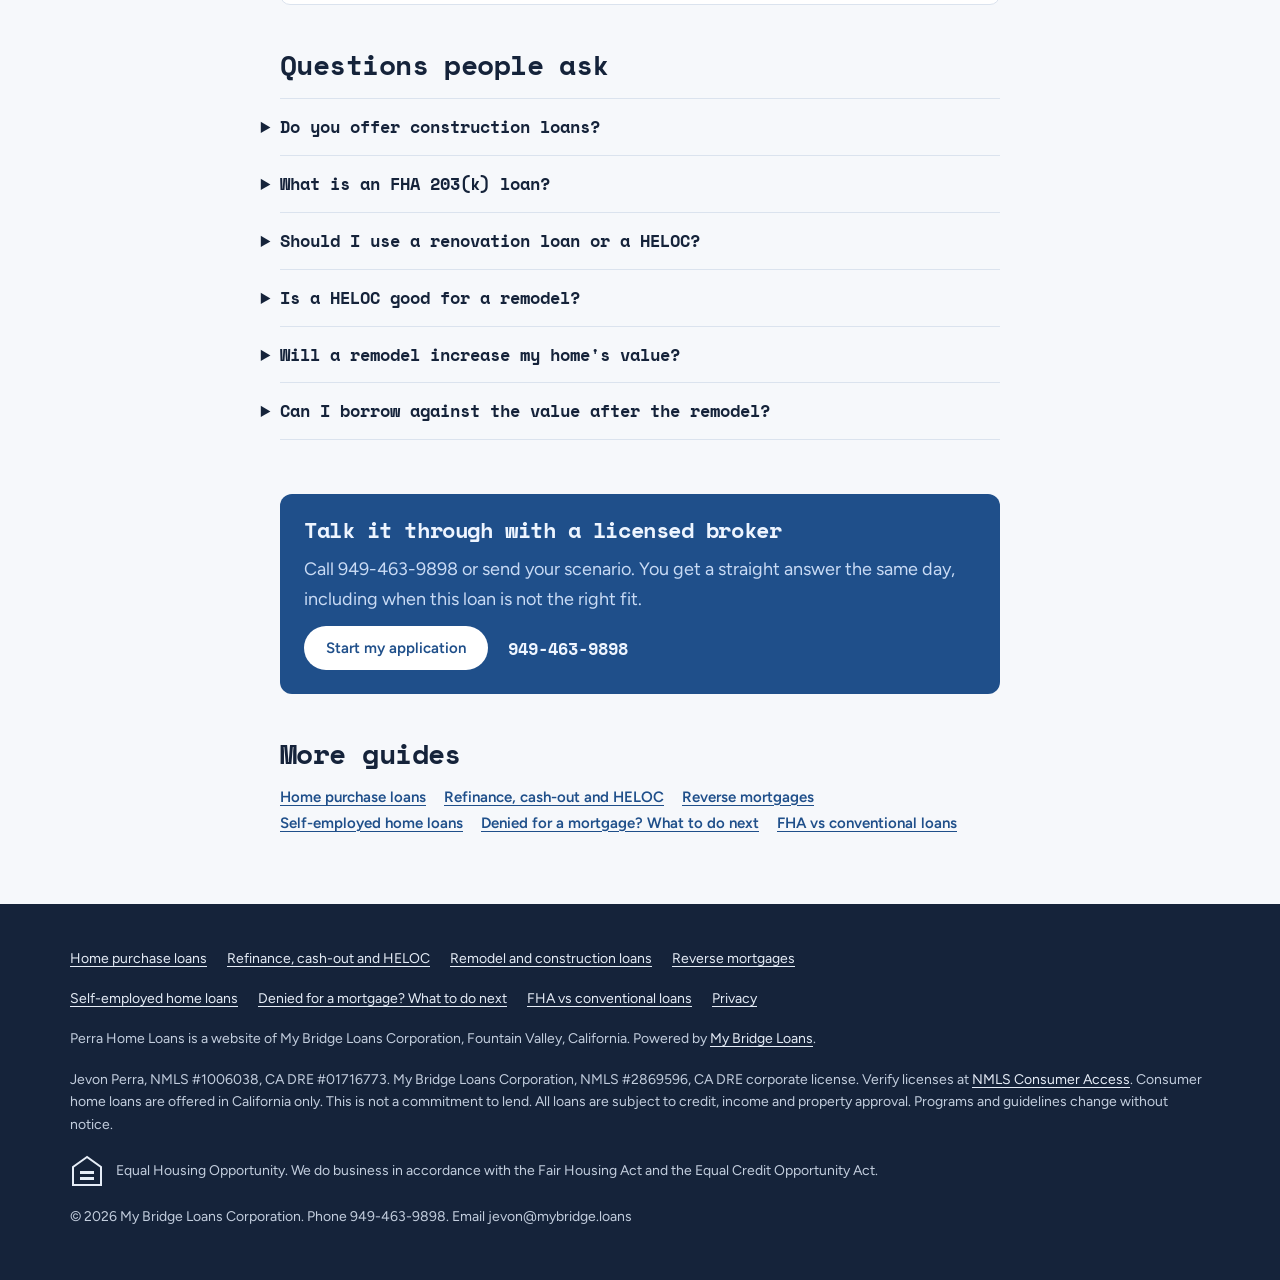
<file: remodel-financing.html>
<!doctype html>
<html lang="en">
<head>
<meta charset="utf-8">
<meta name="viewport" content="width=device-width,initial-scale=1,viewport-fit=cover">
<title>Remodel, Renovation and Construction Loans in California | Perra Home Loans</title>
<meta name="description" content="How to pay for a remodel or build in California: HELOC, cash-out, FHA 203(k), Fannie Mae renovation and construction, bank and private-money construction loans, and the mistakes to avoid.">

<link rel="canonical" href="https://perraloans.com/remodel-financing.html">
<link rel="icon" href="/favicon.ico" sizes="any">
<link rel="icon" href="/favicon-32.png" type="image/png" sizes="32x32">
<link rel="apple-touch-icon" href="/apple-touch-icon.png">
<meta name="theme-color" content="#1f4f8a">
<meta property="og:type" content="website">
<meta property="og:site_name" content="Perra Home Loans">
<meta property="og:title" content="Remodel, Renovation and Construction Loans in California | Perra Home Loans">
<meta property="og:description" content="How to pay for a remodel or build in California: HELOC, cash-out, FHA 203(k), Fannie Mae renovation and construction, bank and private-money construction loans, and the mistakes to avoid.">
<meta property="og:url" content="https://perraloans.com/remodel-financing.html">
<meta property="og:image" content="https://perraloans.com/og.jpg">
<meta name="twitter:card" content="summary_large_image">
<link rel="preconnect" href="https://fonts.googleapis.com">
<link rel="preconnect" href="https://fonts.gstatic.com" crossorigin>
<link href="https://fonts.googleapis.com/css2?family=Space+Mono:wght@400;700&family=Figtree:wght@400;500;600&display=swap" rel="stylesheet">
<link rel="stylesheet" href="/styles.css">
<script>
  window.dataLayer = window.dataLayer || [];
  function gtag(){dataLayer.push(arguments);}
  gtag('consent','default',{analytics_storage:'denied',ad_storage:'denied',ad_user_data:'denied',ad_personalization:'denied'});
  gtag('js', new Date());
  gtag('config', 'G-R00K8G8HHX', {anonymize_ip:true});
</script>
<script async src="https://www.googletagmanager.com/gtag/js?id=G-R00K8G8HHX"></script>
<script type="application/ld+json">{"@context": "https://schema.org", "@graph": [{"@type": ["FinancialService", "LocalBusiness"], "@id": "https://perraloans.com/#org", "name": "Perra Home Loans", "url": "https://perraloans.com/", "parentOrganization": {"@type": "Organization", "name": "My Bridge Loans Corporation", "url": "https://mybridge.loans"}, "telephone": "+1-949-463-9898", "email": "jevon@mybridge.loans", "image": "https://perraloans.com/og.jpg", "address": {"@type": "PostalAddress", "addressLocality": "Fountain Valley", "addressRegion": "CA", "addressCountry": "US"}, "areaServed": {"@type": "State", "name": "California"}, "founder": {"@id": "https://perraloans.com/#jevon"}, "identifier": [{"@type": "PropertyValue", "propertyID": "NMLS", "value": "2869596"}], "knowsAbout": ["home purchase loans", "conventional loans", "FHA loans", "VA loans", "jumbo loans", "first-time home buyer loans", "bank statement loans", "construction loans", "renovation loans", "FHA 203(k)", "refinance", "cash-out refinance", "HELOC", "reverse mortgage", "HECM"], "sameAs": ["https://mybridge.loans"]}, {"@type": "Person", "@id": "https://perraloans.com/#jevon", "name": "Jevon Perra", "jobTitle": "Mortgage broker", "image": "https://perraloans.com/img/jevon-headshot-720.jpg", "url": "https://jevonperra.com/", "worksFor": {"@id": "https://perraloans.com/#org"}, "identifier": [{"@type": "PropertyValue", "propertyID": "NMLS", "value": "1006038"}, {"@type": "PropertyValue", "propertyID": "CA DRE", "value": "01716773"}], "sameAs": ["https://jevonperra.com/", "https://mybridge.loans/about.html", "https://www.linkedin.com/in/jevonperra/", "https://www.youtube.com/@jevonperra"]}, {"@type": "Article", "headline": "Remodel, renovation and construction loans", "url": "https://perraloans.com/remodel-financing.html", "author": {"@id": "https://perraloans.com/#jevon"}, "publisher": {"@id": "https://perraloans.com/#org"}, "dateModified": "2026-10-19", "image": "https://perraloans.com/og.jpg"}, {"@type": "BreadcrumbList", "itemListElement": [{"@type": "ListItem", "position": 1, "name": "Perra Home Loans", "item": "https://perraloans.com/"}, {"@type": "ListItem", "position": 2, "name": "Remodel, renovation and construction loans", "item": "https://perraloans.com/remodel-financing.html"}]}, {"@type": "FAQPage", "@id": "https://perraloans.com/remodel-financing.html#faq", "mainEntity": [{"@type": "Question", "name": "Do you offer construction loans?", "acceptedAnswer": {"@type": "Answer", "text": "Yes. Jevon brokers construction and renovation loans through lenders that offer them: FHA 203(k), Fannie Mae renovation and construction programs, bank portfolio programs and private-money construction loans. Which one fits depends on the project, the property and your plans."}}, {"@type": "Question", "name": "What is an FHA 203(k) loan?", "acceptedAnswer": {"@type": "Answer", "text": "An FHA loan that combines the purchase or refinance of a home with the cost of repairs or renovation in one mortgage. It is for homes you will live in. A limited version covers smaller, non-structural projects; the standard version covers larger work."}}, {"@type": "Question", "name": "Should I use a renovation loan or a HELOC?", "acceptedAnswer": {"@type": "Answer", "text": "A HELOC is usually simpler when you already have enough equity. A renovation loan helps when you are buying a home that needs work, or when the project costs more than your current equity allows, because the loan is built around the plans and budget."}}, {"@type": "Question", "name": "Is a HELOC good for a remodel?", "acceptedAnswer": {"@type": "Answer", "text": "Often, yes. You draw money as the contractor bills you and pay interest only on what you have drawn, which fits the way remodel costs come in."}}, {"@type": "Question", "name": "Will a remodel increase my home's value?", "acceptedAnswer": {"@type": "Answer", "text": "Some projects add more value than they cost and some do not. Kitchens, bathrooms and added living space usually help. Work done without permits can hurt value and cause problems when you sell or refinance."}}, {"@type": "Question", "name": "Can I borrow against the value after the remodel?", "acceptedAnswer": {"@type": "Answer", "text": "Most HELOCs and cash-out loans are based on the home's current value, not the value after the work is done. Plan the budget around what you can borrow today."}}]}]}</script>
</head>
<body>
<header class="bar"><div class="wrap"><a class="brand" href="/">PERRA HOME LOANS</a><nav aria-label="Main"><a href="/home-purchase-loans.html">Buy</a><a href="/refinance-cash-out-heloc.html">Refinance</a><a href="/remodel-financing.html" aria-current="page">Remodel</a><a href="/reverse-mortgage.html">Reverse</a><a href="/#contact">Contact</a></nav></div></header>
<main>
<div class="page-hero"><div class="wrap narrow">
  <div class="crumb"><a href="/">Perra Home Loans</a> / Remodel</div>
  <h1>Remodel, renovation and construction loans</h1>
  <p>Use the equity you have, or a loan built around the project. HELOC, cash-out, FHA 203(k), Fannie Mae, bank and private-money construction loans.</p>
</div></div>
<div class="article"><div class="wrap narrow"><div class="body">

<p>There are two ways to pay for a remodel or a build: borrow against the equity you already have, or use a loan designed around the project. As a broker, Jevon has lenders for both, from a simple HELOC to FHA 203(k), Fannie Mae renovation and construction programs, bank portfolio programs and private-money construction loans.</p>
<h2>Using the equity you already have</h2>
<h3>HELOC</h3>
<p>A line of credit behind your mortgage. Draw money as each contractor invoice comes in and pay interest only on what you have used. Your first mortgage stays the same. This is the most common choice for a remodel. See <a href="/refinance-cash-out-heloc.html">refinance, cash-out and HELOC</a> for how it works.</p>
<h3>Cash-out refinance</h3>
<p>Replace your mortgage with a bigger one and take the difference in cash. Makes sense when today's rates are at or below your current rate, or you want one fixed payment.</p>
<h2>Renovation and construction loans</h2>
<h3>FHA 203(k)</h3>
<p>One FHA loan that covers the purchase or refinance of a home plus the cost of the repairs. Built for owner-occupied homes. The limited version handles smaller, non-structural work; the standard version handles bigger projects with a consultant overseeing the plans and draws.</p>
<h3>Fannie Mae renovation and construction</h3>
<p>Conventional programs that roll the renovation budget into the mortgage, or finance building a home and convert to a permanent loan when it is done. Useful when FHA does not fit the borrower or the property.</p>
<h3>Bank portfolio programs</h3>
<p>Some banks keep construction and renovation loans on their own books with their own rules. These can fit projects that do not match agency guidelines.</p>
<h3>Private-money construction</h3>
<p>Faster, more flexible money for builds and heavy rehabs, usually short term with a plan to sell or refinance when the work is finished. Investors buying and renovating can also look at bridge loans from <a href="https://mybridge.loans">My Bridge Loans</a>.</p>
<h3>Buying a home that needs work</h3>
<p>A renovation loan lets you buy and fix in one loan. Or buy with a standard <a href="/home-purchase-loans.html">purchase loan</a> and use a HELOC later once you have built equity.</p>
<h2>How construction and renovation loans work</h2>
<ol>
<li><b>Plans and budget.</b> The lender reviews the contractor's bid, the scope of work and the plans.</li>
<li><b>Appraisal.</b> Many renovation loans are based on the value after the work is done, not just today's value.</li>
<li><b>Closing.</b> The purchase or refinance closes, and the renovation money is set aside.</li>
<li><b>Draws.</b> The contractor is paid in stages as work is inspected and completed.</li>
<li><b>Completion.</b> Final inspection, and the loan becomes a regular mortgage.</li>
</ol>
<h2>Pitfalls to watch for</h2>
<div class="myth"><span class="m">No room in the budget</span><span class="f">Remodels almost always find surprises behind the walls. Borrow enough to cover a contingency, or have savings set aside.</span></div>
<div class="myth"><span class="m">Unpermitted work</span><span class="f">Work done without permits can lower an appraisal, cause insurance problems, and slow a future sale or refinance.</span></div>
<div class="myth"><span class="m">Paying the contractor too far ahead</span><span class="f">Pay as work is completed, not in large amounts up front. A HELOC makes it easy to draw only what each stage needs.</span></div>
<div class="myth"><span class="m">Over-improving for the neighborhood</span><span class="f">A house remodeled far beyond the homes around it rarely sells for the full cost of the work.</span></div>
<div class="myth"><span class="m">Choosing the wrong loan type</span><span class="f">HELOCs and cash-out loans are based on today's value. If your budget only works on the finished value, you need a renovation or construction loan built for that.</span></div>
<div class="myth"><span class="m">Picking a contractor the lender won't accept</span><span class="f">Renovation and construction lenders review the contractor's license, insurance and bid. Get your contractor's paperwork in order early.</span></div>
<div class="myth"><span class="m">Underestimating the timeline</span><span class="f">Plan reviews, permits and inspections between draws take time. Build that into rate locks, leases and moving dates.</span></div>

<h2 id="faq">Questions people ask</h2>
<div class="faq"><details><summary>Do you offer construction loans?</summary><p>Yes. Jevon brokers construction and renovation loans through lenders that offer them: FHA 203(k), Fannie Mae renovation and construction programs, bank portfolio programs and private-money construction loans. Which one fits depends on the project, the property and your plans.</p></details><details><summary>What is an FHA 203(k) loan?</summary><p>An FHA loan that combines the purchase or refinance of a home with the cost of repairs or renovation in one mortgage. It is for homes you will live in. A limited version covers smaller, non-structural projects; the standard version covers larger work.</p></details><details><summary>Should I use a renovation loan or a HELOC?</summary><p>A HELOC is usually simpler when you already have enough equity. A renovation loan helps when you are buying a home that needs work, or when the project costs more than your current equity allows, because the loan is built around the plans and budget.</p></details><details><summary>Is a HELOC good for a remodel?</summary><p>Often, yes. You draw money as the contractor bills you and pay interest only on what you have drawn, which fits the way remodel costs come in.</p></details><details><summary>Will a remodel increase my home&#x27;s value?</summary><p>Some projects add more value than they cost and some do not. Kitchens, bathrooms and added living space usually help. Work done without permits can hurt value and cause problems when you sell or refinance.</p></details><details><summary>Can I borrow against the value after the remodel?</summary><p>Most HELOCs and cash-out loans are based on the home&#x27;s current value, not the value after the work is done. Plan the budget around what you can borrow today.</p></details></div>
<div class="next"><h2 style="margin:0;font-size:22px">Talk it through with a licensed broker</h2><p>Call 949-463-9898 or send your scenario. You get a straight answer the same day, including when this loan is not the right fit.</p><div class="cta"><a class="btn" href="/#contact">Start my application</a><span class="phone">949-463-9898</span></div></div>
<h2>More guides</h2>
<div class="related"><a href="/home-purchase-loans.html">Home purchase loans</a><a href="/refinance-cash-out-heloc.html">Refinance, cash-out and HELOC</a><a href="/reverse-mortgage.html">Reverse mortgages</a><a href="/self-employed-home-loans.html">Self-employed home loans</a><a href="/mortgage-denied-what-next.html">Denied for a mortgage? What to do next</a><a href="/fha-vs-conventional.html">FHA vs conventional loans</a></div>
</div></div></div>
</main>
<footer class="foot"><div class="wrap">
  <nav aria-label="Loans"><a href="/home-purchase-loans.html">Home purchase loans</a><a href="/refinance-cash-out-heloc.html">Refinance, cash-out and HELOC</a><a href="/remodel-financing.html">Remodel and construction loans</a><a href="/reverse-mortgage.html">Reverse mortgages</a></nav>
  <nav aria-label="Guides"><a href="/self-employed-home-loans.html">Self-employed home loans</a><a href="/mortgage-denied-what-next.html">Denied for a mortgage? What to do next</a><a href="/fha-vs-conventional.html">FHA vs conventional loans</a><a href="/privacy.html">Privacy</a></nav>
  <p>Perra Home Loans is a website of My Bridge Loans Corporation, Fountain Valley, California. Powered by <a href="https://mybridge.loans">My Bridge Loans</a>.</p>
  <p>Jevon Perra, NMLS #1006038, CA DRE #01716773. My Bridge Loans Corporation, NMLS #2869596, CA DRE corporate license. Verify licenses at <a href="https://www.nmlsconsumeraccess.org/">NMLS Consumer Access</a>. Consumer home loans are offered in California only. This is not a commitment to lend. All loans are subject to credit, income and property approval. Programs and guidelines change without notice.</p>
  <div class="eho"><svg width="34" height="34" viewBox="0 0 34 34" aria-hidden="true"><path d="M17 3L3 13v18h28V13z" fill="none" stroke="#e6edf7" stroke-width="2"/><rect x="10" y="17" width="14" height="3" fill="#e6edf7"/><rect x="10" y="23" width="14" height="3" fill="#e6edf7"/></svg><span>Equal Housing Opportunity. We do business in accordance with the Fair Housing Act and the Equal Credit Opportunity Act.</span></div>
  <p>&copy; 2026 My Bridge Loans Corporation. Phone 949-463-9898. <span data-email></span></p>
</div></footer>
<div class="consent" id="consent" hidden>
  <span>This site uses Google Analytics to count visits. Okay to turn it on?</span>
  <button class="btn dark" type="button" id="consent-yes">Allow</button>
  <button class="btn" type="button" id="consent-no" style="border:1.5px solid #c8d3e2">No thanks</button>
</div>
<script src="/main.js" defer></script>
</body>
</html>
</file>
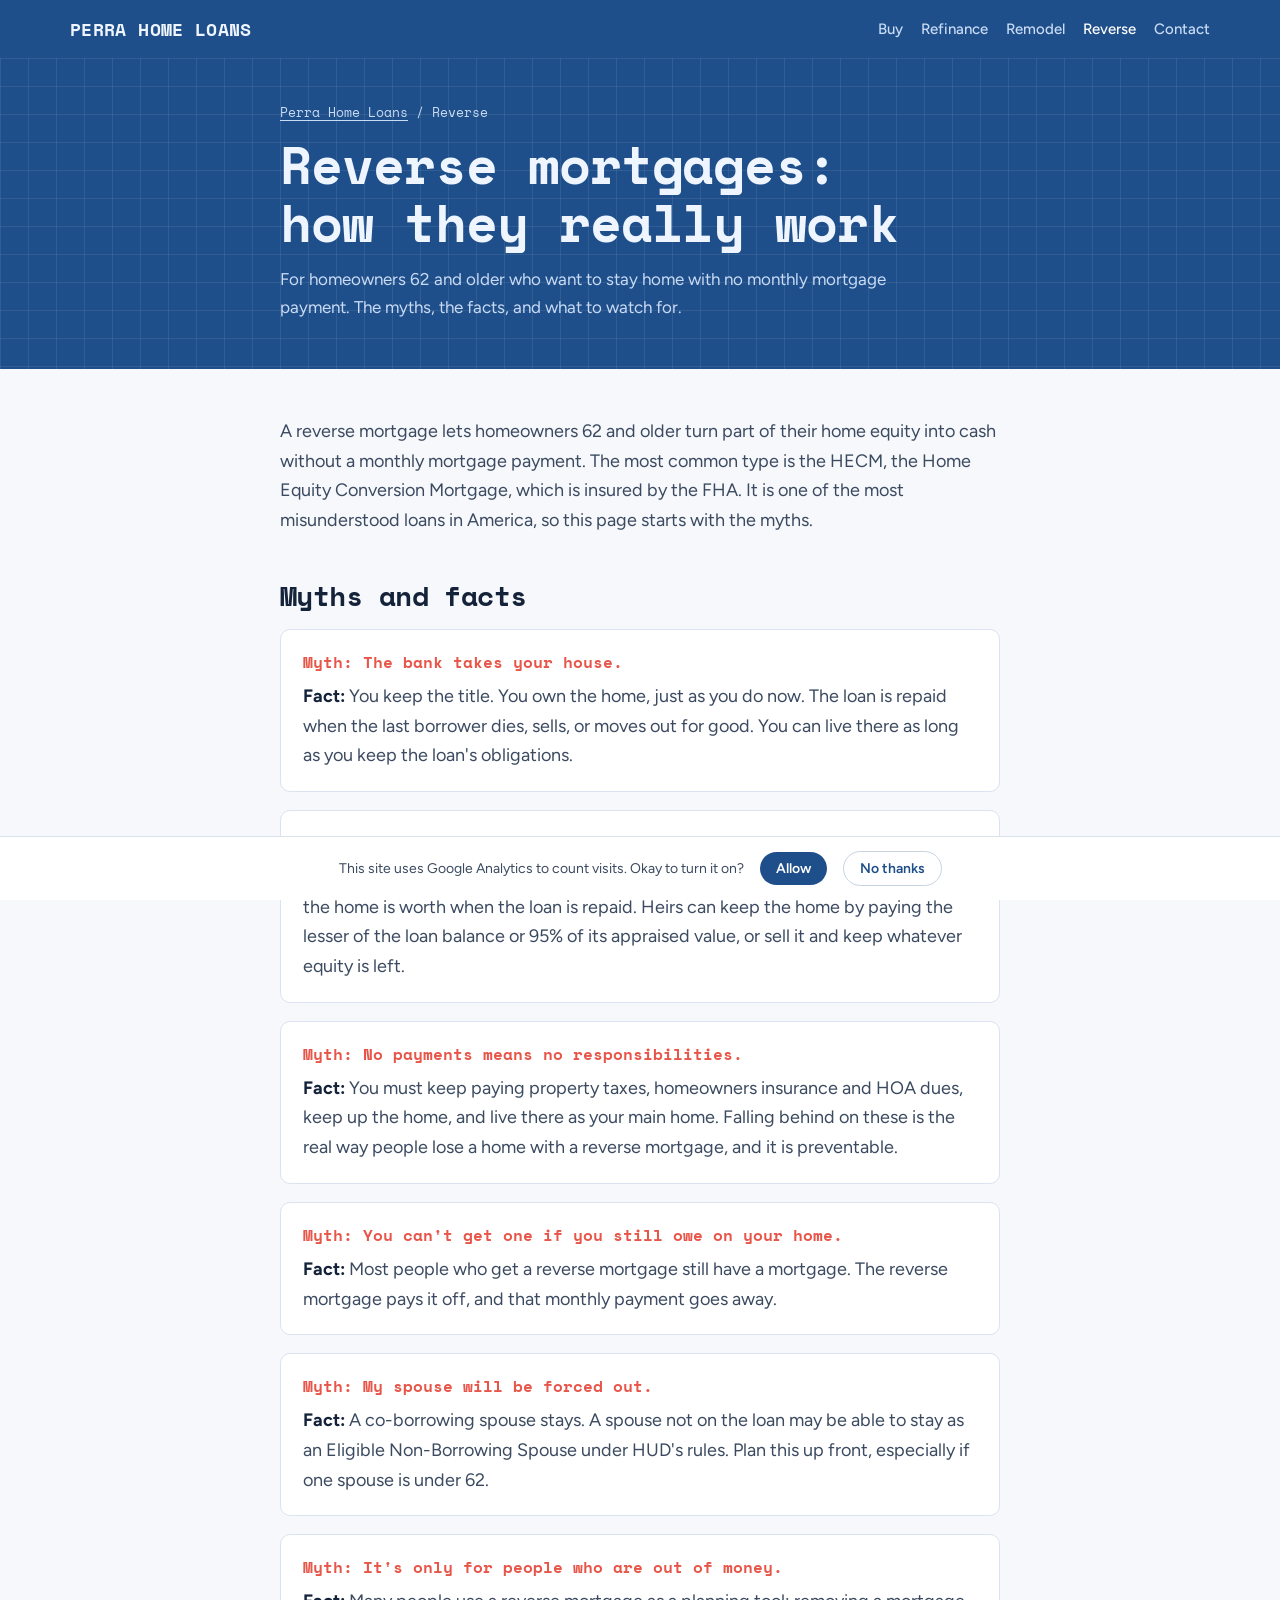
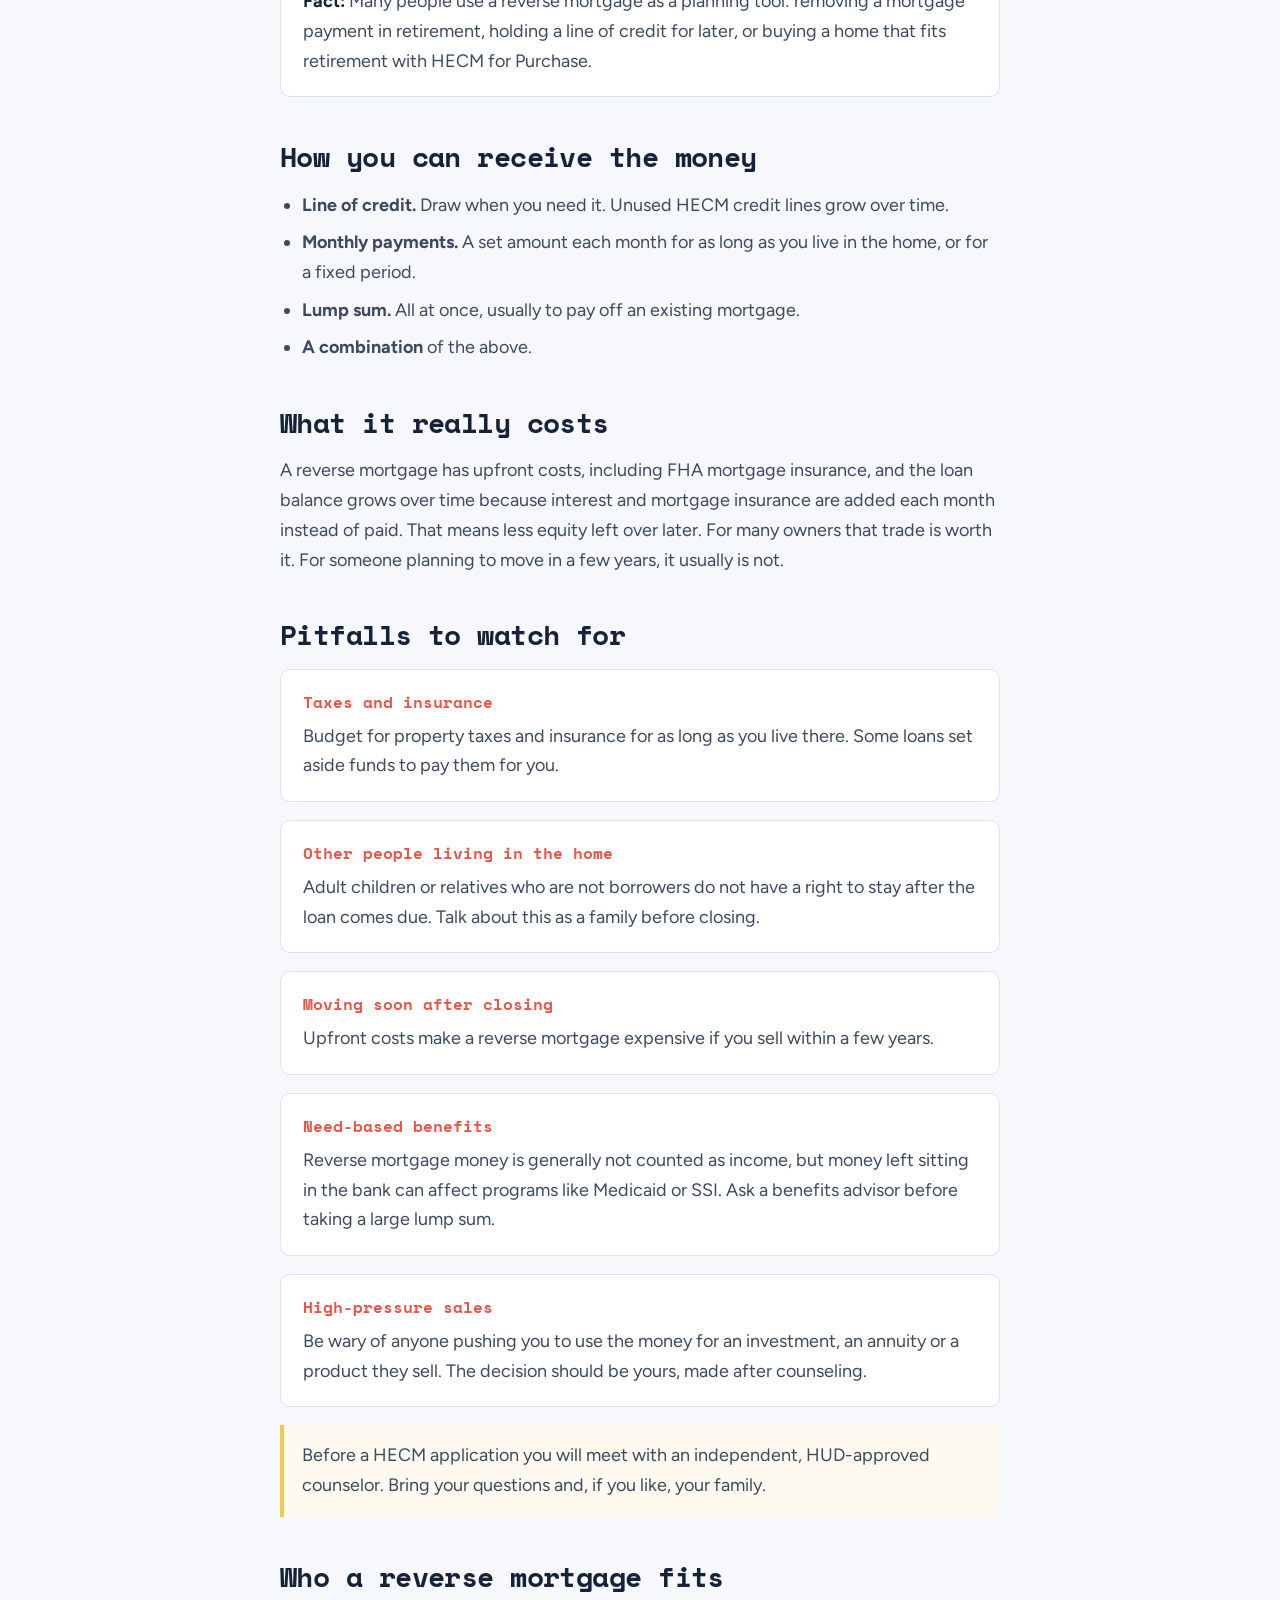
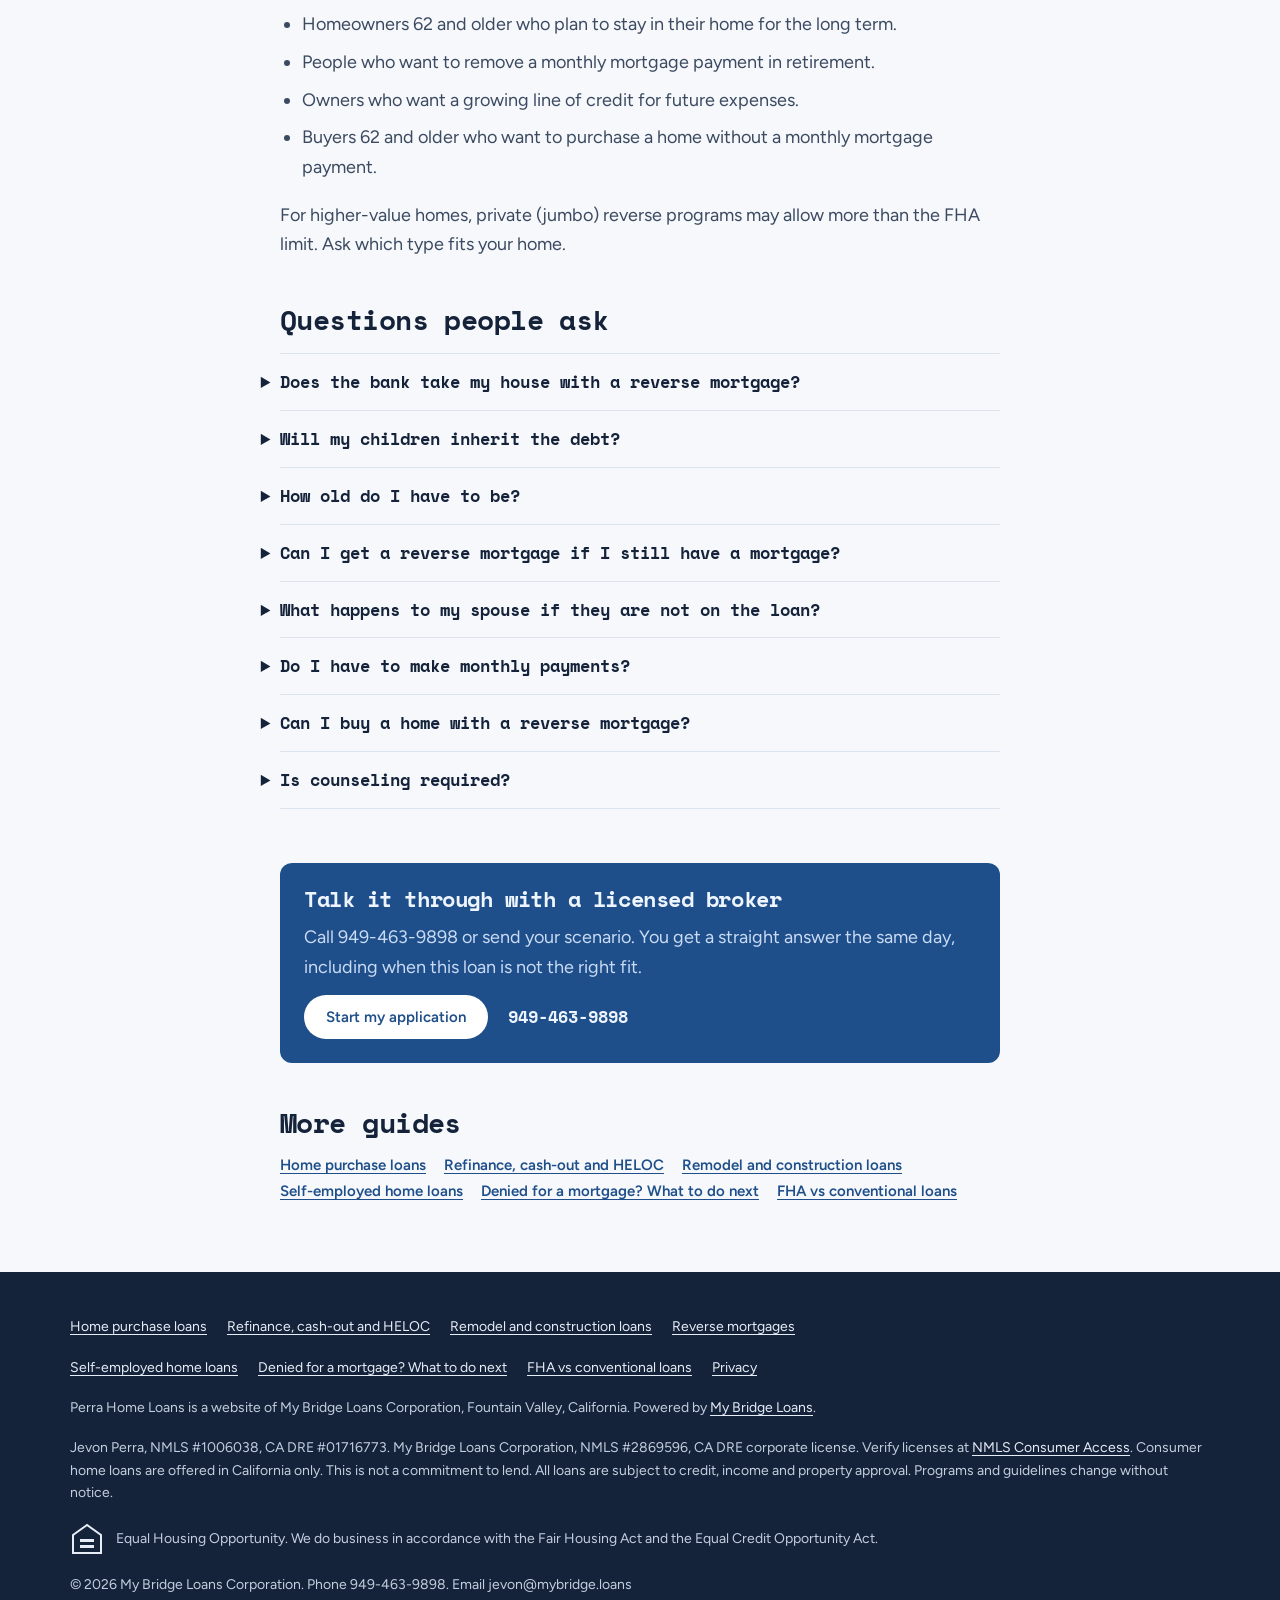
<file: reverse-mortgage.html>
<!doctype html>
<html lang="en">
<head>
<meta charset="utf-8">
<meta name="viewport" content="width=device-width,initial-scale=1,viewport-fit=cover">
<title>Reverse Mortgage in California: How It Works, Myths and Pitfalls | Perra Home Loans</title>
<meta name="description" content="How a reverse mortgage (HECM) works for homeowners 62 and older: you keep your home, heirs never owe more than it is worth, what it costs, and the pitfalls to avoid.">

<link rel="canonical" href="https://perraloans.com/reverse-mortgage.html">
<link rel="icon" href="/favicon.ico" sizes="any">
<link rel="icon" href="/favicon-32.png" type="image/png" sizes="32x32">
<link rel="apple-touch-icon" href="/apple-touch-icon.png">
<meta name="theme-color" content="#1f4f8a">
<meta property="og:type" content="website">
<meta property="og:site_name" content="Perra Home Loans">
<meta property="og:title" content="Reverse Mortgage in California: How It Works, Myths and Pitfalls | Perra Home Loans">
<meta property="og:description" content="How a reverse mortgage (HECM) works for homeowners 62 and older: you keep your home, heirs never owe more than it is worth, what it costs, and the pitfalls to avoid.">
<meta property="og:url" content="https://perraloans.com/reverse-mortgage.html">
<meta property="og:image" content="https://perraloans.com/og.jpg">
<meta name="twitter:card" content="summary_large_image">
<link rel="preconnect" href="https://fonts.googleapis.com">
<link rel="preconnect" href="https://fonts.gstatic.com" crossorigin>
<link href="https://fonts.googleapis.com/css2?family=Space+Mono:wght@400;700&family=Figtree:wght@400;500;600&display=swap" rel="stylesheet">
<link rel="stylesheet" href="/styles.css">
<script>
  window.dataLayer = window.dataLayer || [];
  function gtag(){dataLayer.push(arguments);}
  gtag('consent','default',{analytics_storage:'denied',ad_storage:'denied',ad_user_data:'denied',ad_personalization:'denied'});
  gtag('js', new Date());
  gtag('config', 'G-R00K8G8HHX', {anonymize_ip:true});
</script>
<script async src="https://www.googletagmanager.com/gtag/js?id=G-R00K8G8HHX"></script>
<script type="application/ld+json">{"@context": "https://schema.org", "@graph": [{"@type": ["FinancialService", "LocalBusiness"], "@id": "https://perraloans.com/#org", "name": "Perra Home Loans", "url": "https://perraloans.com/", "parentOrganization": {"@type": "Organization", "name": "My Bridge Loans Corporation", "url": "https://mybridge.loans"}, "telephone": "+1-949-463-9898", "email": "jevon@mybridge.loans", "image": "https://perraloans.com/og.jpg", "address": {"@type": "PostalAddress", "addressLocality": "Fountain Valley", "addressRegion": "CA", "addressCountry": "US"}, "areaServed": {"@type": "State", "name": "California"}, "founder": {"@id": "https://perraloans.com/#jevon"}, "identifier": [{"@type": "PropertyValue", "propertyID": "NMLS", "value": "2869596"}], "knowsAbout": ["home purchase loans", "conventional loans", "FHA loans", "VA loans", "jumbo loans", "first-time home buyer loans", "bank statement loans", "construction loans", "renovation loans", "FHA 203(k)", "refinance", "cash-out refinance", "HELOC", "reverse mortgage", "HECM"], "sameAs": ["https://mybridge.loans"]}, {"@type": "Person", "@id": "https://perraloans.com/#jevon", "name": "Jevon Perra", "jobTitle": "Mortgage broker", "image": "https://perraloans.com/img/jevon-headshot-720.jpg", "url": "https://jevonperra.com/", "worksFor": {"@id": "https://perraloans.com/#org"}, "identifier": [{"@type": "PropertyValue", "propertyID": "NMLS", "value": "1006038"}, {"@type": "PropertyValue", "propertyID": "CA DRE", "value": "01716773"}], "sameAs": ["https://jevonperra.com/", "https://mybridge.loans/about.html", "https://www.linkedin.com/in/jevonperra/", "https://www.youtube.com/@jevonperra"]}, {"@type": "Article", "headline": "Reverse mortgages: how they really work", "url": "https://perraloans.com/reverse-mortgage.html", "author": {"@id": "https://perraloans.com/#jevon"}, "publisher": {"@id": "https://perraloans.com/#org"}, "dateModified": "2026-10-19", "image": "https://perraloans.com/og.jpg"}, {"@type": "BreadcrumbList", "itemListElement": [{"@type": "ListItem", "position": 1, "name": "Perra Home Loans", "item": "https://perraloans.com/"}, {"@type": "ListItem", "position": 2, "name": "Reverse mortgages: how they really work", "item": "https://perraloans.com/reverse-mortgage.html"}]}, {"@type": "FAQPage", "@id": "https://perraloans.com/reverse-mortgage.html#faq", "mainEntity": [{"@type": "Question", "name": "Does the bank take my house with a reverse mortgage?", "acceptedAnswer": {"@type": "Answer", "text": "No. You keep the title and ownership of your home. The loan comes due when the last borrower dies, sells the home, or moves out, including living in a care facility for more than 12 consecutive months. As long as you live there and keep up taxes, insurance and maintenance, you stay."}}, {"@type": "Question", "name": "Will my children inherit the debt?", "acceptedAnswer": {"@type": "Answer", "text": "A HECM reverse mortgage is non-recourse. Neither you nor your heirs owe more than the home is worth when the loan is repaid. Heirs who want to keep the home can pay the lesser of the loan balance or 95% of the home's appraised value. Heirs who sell keep any equity left after the loan is paid."}}, {"@type": "Question", "name": "How old do I have to be?", "acceptedAnswer": {"@type": "Answer", "text": "For a HECM, the FHA-insured reverse mortgage, the youngest borrower must be at least 62. Some private reverse programs have different rules."}}, {"@type": "Question", "name": "Can I get a reverse mortgage if I still have a mortgage?", "acceptedAnswer": {"@type": "Answer", "text": "Yes. The reverse mortgage pays off the existing mortgage first, which removes that monthly payment. The remaining equity is available to you."}}, {"@type": "Question", "name": "What happens to my spouse if they are not on the loan?", "acceptedAnswer": {"@type": "Answer", "text": "A co-borrower can stay in the home. A spouse who is not on the loan may be able to stay as an Eligible Non-Borrowing Spouse if they meet HUD's requirements, but they cannot receive loan funds. Couples with a younger spouse should plan this before closing."}}, {"@type": "Question", "name": "Do I have to make monthly payments?", "acceptedAnswer": {"@type": "Answer", "text": "No monthly mortgage payment is required. You still must pay property taxes, homeowners insurance and any HOA dues, keep the home in good repair, and live there as your primary residence."}}, {"@type": "Question", "name": "Can I buy a home with a reverse mortgage?", "acceptedAnswer": {"@type": "Answer", "text": "Yes. HECM for Purchase lets buyers 62 and older buy a home with a reverse mortgage and a down payment, with no monthly mortgage payment afterward."}}, {"@type": "Question", "name": "Is counseling required?", "acceptedAnswer": {"@type": "Answer", "text": "Yes. Before applying for a HECM you must meet with an independent, HUD-approved counselor who explains the loan, its costs and the alternatives."}}]}]}</script>
</head>
<body>
<header class="bar"><div class="wrap"><a class="brand" href="/">PERRA HOME LOANS</a><nav aria-label="Main"><a href="/home-purchase-loans.html">Buy</a><a href="/refinance-cash-out-heloc.html">Refinance</a><a href="/remodel-financing.html">Remodel</a><a href="/reverse-mortgage.html" aria-current="page">Reverse</a><a href="/#contact">Contact</a></nav></div></header>
<main>
<div class="page-hero"><div class="wrap narrow">
  <div class="crumb"><a href="/">Perra Home Loans</a> / Reverse</div>
  <h1>Reverse mortgages: how they really work</h1>
  <p>For homeowners 62 and older who want to stay home with no monthly mortgage payment. The myths, the facts, and what to watch for.</p>
</div></div>
<div class="article"><div class="wrap narrow"><div class="body">

<p>A reverse mortgage lets homeowners 62 and older turn part of their home equity into cash without a monthly mortgage payment. The most common type is the HECM, the Home Equity Conversion Mortgage, which is insured by the FHA. It is one of the most misunderstood loans in America, so this page starts with the myths.</p>
<h2>Myths and facts</h2>
<div class="myth"><span class="m">Myth: The bank takes your house.</span><span class="f"><b>Fact:</b> You keep the title. You own the home, just as you do now. The loan is repaid when the last borrower dies, sells, or moves out for good. You can live there as long as you keep the loan's obligations.</span></div>
<div class="myth"><span class="m">Myth: My kids will be stuck with the debt.</span><span class="f"><b>Fact:</b> A HECM is non-recourse. Neither you nor your heirs will ever owe more than the home is worth when the loan is repaid. Heirs can keep the home by paying the lesser of the loan balance or 95% of its appraised value, or sell it and keep whatever equity is left.</span></div>
<div class="myth"><span class="m">Myth: No payments means no responsibilities.</span><span class="f"><b>Fact:</b> You must keep paying property taxes, homeowners insurance and HOA dues, keep up the home, and live there as your main home. Falling behind on these is the real way people lose a home with a reverse mortgage, and it is preventable.</span></div>
<div class="myth"><span class="m">Myth: You can't get one if you still owe on your home.</span><span class="f"><b>Fact:</b> Most people who get a reverse mortgage still have a mortgage. The reverse mortgage pays it off, and that monthly payment goes away.</span></div>
<div class="myth"><span class="m">Myth: My spouse will be forced out.</span><span class="f"><b>Fact:</b> A co-borrowing spouse stays. A spouse not on the loan may be able to stay as an Eligible Non-Borrowing Spouse under HUD's rules. Plan this up front, especially if one spouse is under 62.</span></div>
<div class="myth"><span class="m">Myth: It's only for people who are out of money.</span><span class="f"><b>Fact:</b> Many people use a reverse mortgage as a planning tool: removing a mortgage payment in retirement, holding a line of credit for later, or buying a home that fits retirement with HECM for Purchase.</span></div>
<h2>How you can receive the money</h2>
<ul>
<li><b>Line of credit.</b> Draw when you need it. Unused HECM credit lines grow over time.</li>
<li><b>Monthly payments.</b> A set amount each month for as long as you live in the home, or for a fixed period.</li>
<li><b>Lump sum.</b> All at once, usually to pay off an existing mortgage.</li>
<li><b>A combination</b> of the above.</li>
</ul>
<h2>What it really costs</h2>
<p>A reverse mortgage has upfront costs, including FHA mortgage insurance, and the loan balance grows over time because interest and mortgage insurance are added each month instead of paid. That means less equity left over later. For many owners that trade is worth it. For someone planning to move in a few years, it usually is not.</p>
<h2>Pitfalls to watch for</h2>
<div class="myth"><span class="m">Taxes and insurance</span><span class="f">Budget for property taxes and insurance for as long as you live there. Some loans set aside funds to pay them for you.</span></div>
<div class="myth"><span class="m">Other people living in the home</span><span class="f">Adult children or relatives who are not borrowers do not have a right to stay after the loan comes due. Talk about this as a family before closing.</span></div>
<div class="myth"><span class="m">Moving soon after closing</span><span class="f">Upfront costs make a reverse mortgage expensive if you sell within a few years.</span></div>
<div class="myth"><span class="m">Need-based benefits</span><span class="f">Reverse mortgage money is generally not counted as income, but money left sitting in the bank can affect programs like Medicaid or SSI. Ask a benefits advisor before taking a large lump sum.</span></div>
<div class="myth"><span class="m">High-pressure sales</span><span class="f">Be wary of anyone pushing you to use the money for an investment, an annuity or a product they sell. The decision should be yours, made after counseling.</span></div>
<div class="callout">Before a HECM application you will meet with an independent, HUD-approved counselor. Bring your questions and, if you like, your family.</div>
<h2>Who a reverse mortgage fits</h2>
<ul>
<li>Homeowners 62 and older who plan to stay in their home for the long term.</li>
<li>People who want to remove a monthly mortgage payment in retirement.</li>
<li>Owners who want a growing line of credit for future expenses.</li>
<li>Buyers 62 and older who want to purchase a home without a monthly mortgage payment.</li>
</ul>
<p>For higher-value homes, private (jumbo) reverse programs may allow more than the FHA limit. Ask which type fits your home.</p>

<h2 id="faq">Questions people ask</h2>
<div class="faq"><details><summary>Does the bank take my house with a reverse mortgage?</summary><p>No. You keep the title and ownership of your home. The loan comes due when the last borrower dies, sells the home, or moves out, including living in a care facility for more than 12 consecutive months. As long as you live there and keep up taxes, insurance and maintenance, you stay.</p></details><details><summary>Will my children inherit the debt?</summary><p>A HECM reverse mortgage is non-recourse. Neither you nor your heirs owe more than the home is worth when the loan is repaid. Heirs who want to keep the home can pay the lesser of the loan balance or 95% of the home&#x27;s appraised value. Heirs who sell keep any equity left after the loan is paid.</p></details><details><summary>How old do I have to be?</summary><p>For a HECM, the FHA-insured reverse mortgage, the youngest borrower must be at least 62. Some private reverse programs have different rules.</p></details><details><summary>Can I get a reverse mortgage if I still have a mortgage?</summary><p>Yes. The reverse mortgage pays off the existing mortgage first, which removes that monthly payment. The remaining equity is available to you.</p></details><details><summary>What happens to my spouse if they are not on the loan?</summary><p>A co-borrower can stay in the home. A spouse who is not on the loan may be able to stay as an Eligible Non-Borrowing Spouse if they meet HUD&#x27;s requirements, but they cannot receive loan funds. Couples with a younger spouse should plan this before closing.</p></details><details><summary>Do I have to make monthly payments?</summary><p>No monthly mortgage payment is required. You still must pay property taxes, homeowners insurance and any HOA dues, keep the home in good repair, and live there as your primary residence.</p></details><details><summary>Can I buy a home with a reverse mortgage?</summary><p>Yes. HECM for Purchase lets buyers 62 and older buy a home with a reverse mortgage and a down payment, with no monthly mortgage payment afterward.</p></details><details><summary>Is counseling required?</summary><p>Yes. Before applying for a HECM you must meet with an independent, HUD-approved counselor who explains the loan, its costs and the alternatives.</p></details></div>
<div class="next"><h2 style="margin:0;font-size:22px">Talk it through with a licensed broker</h2><p>Call 949-463-9898 or send your scenario. You get a straight answer the same day, including when this loan is not the right fit.</p><div class="cta"><a class="btn" href="/#contact">Start my application</a><span class="phone">949-463-9898</span></div></div>
<h2>More guides</h2>
<div class="related"><a href="/home-purchase-loans.html">Home purchase loans</a><a href="/refinance-cash-out-heloc.html">Refinance, cash-out and HELOC</a><a href="/remodel-financing.html">Remodel and construction loans</a><a href="/self-employed-home-loans.html">Self-employed home loans</a><a href="/mortgage-denied-what-next.html">Denied for a mortgage? What to do next</a><a href="/fha-vs-conventional.html">FHA vs conventional loans</a></div>
</div></div></div>
</main>
<footer class="foot"><div class="wrap">
  <nav aria-label="Loans"><a href="/home-purchase-loans.html">Home purchase loans</a><a href="/refinance-cash-out-heloc.html">Refinance, cash-out and HELOC</a><a href="/remodel-financing.html">Remodel and construction loans</a><a href="/reverse-mortgage.html">Reverse mortgages</a></nav>
  <nav aria-label="Guides"><a href="/self-employed-home-loans.html">Self-employed home loans</a><a href="/mortgage-denied-what-next.html">Denied for a mortgage? What to do next</a><a href="/fha-vs-conventional.html">FHA vs conventional loans</a><a href="/privacy.html">Privacy</a></nav>
  <p>Perra Home Loans is a website of My Bridge Loans Corporation, Fountain Valley, California. Powered by <a href="https://mybridge.loans">My Bridge Loans</a>.</p>
  <p>Jevon Perra, NMLS #1006038, CA DRE #01716773. My Bridge Loans Corporation, NMLS #2869596, CA DRE corporate license. Verify licenses at <a href="https://www.nmlsconsumeraccess.org/">NMLS Consumer Access</a>. Consumer home loans are offered in California only. This is not a commitment to lend. All loans are subject to credit, income and property approval. Programs and guidelines change without notice.</p>
  <div class="eho"><svg width="34" height="34" viewBox="0 0 34 34" aria-hidden="true"><path d="M17 3L3 13v18h28V13z" fill="none" stroke="#e6edf7" stroke-width="2"/><rect x="10" y="17" width="14" height="3" fill="#e6edf7"/><rect x="10" y="23" width="14" height="3" fill="#e6edf7"/></svg><span>Equal Housing Opportunity. We do business in accordance with the Fair Housing Act and the Equal Credit Opportunity Act.</span></div>
  <p>&copy; 2026 My Bridge Loans Corporation. Phone 949-463-9898. <span data-email></span></p>
</div></footer>
<div class="consent" id="consent" hidden>
  <span>This site uses Google Analytics to count visits. Okay to turn it on?</span>
  <button class="btn dark" type="button" id="consent-yes">Allow</button>
  <button class="btn" type="button" id="consent-no" style="border:1.5px solid #c8d3e2">No thanks</button>
</div>
<script src="/main.js" defer></script>
</body>
</html>
</file>
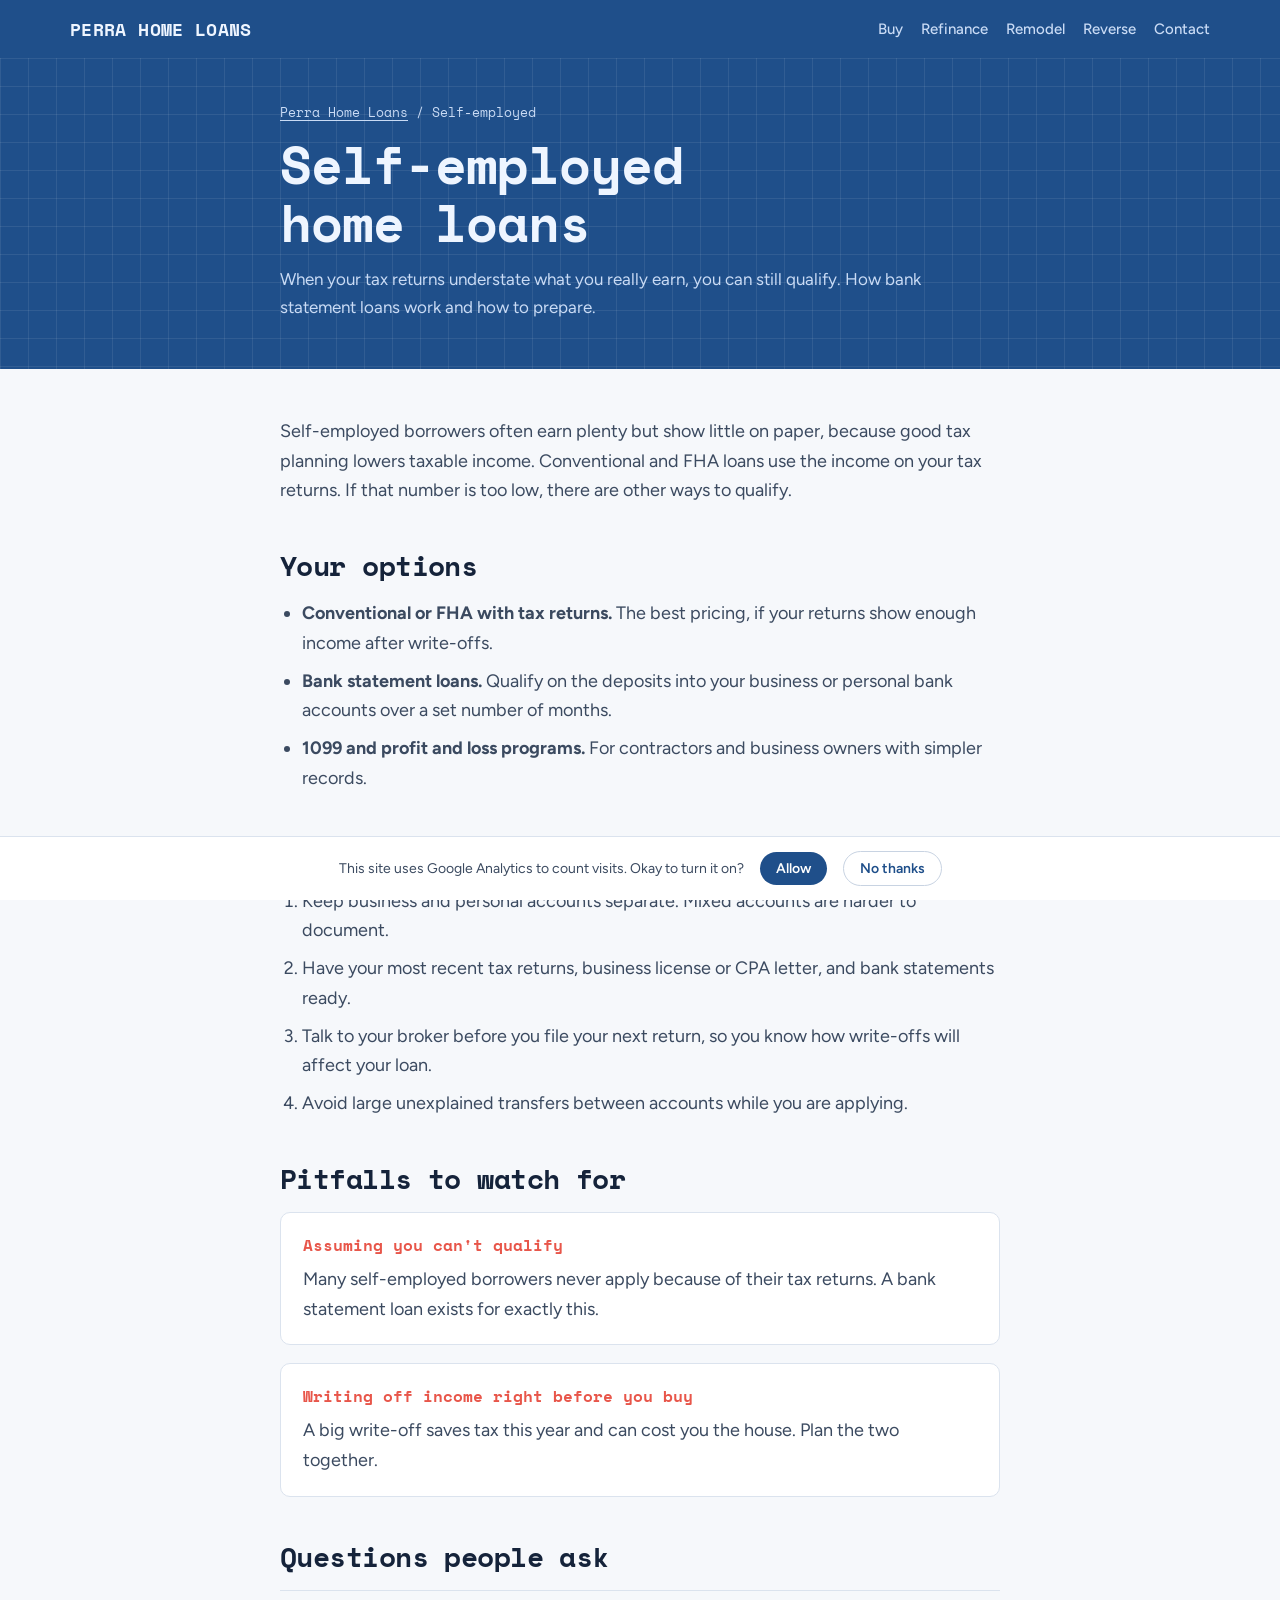
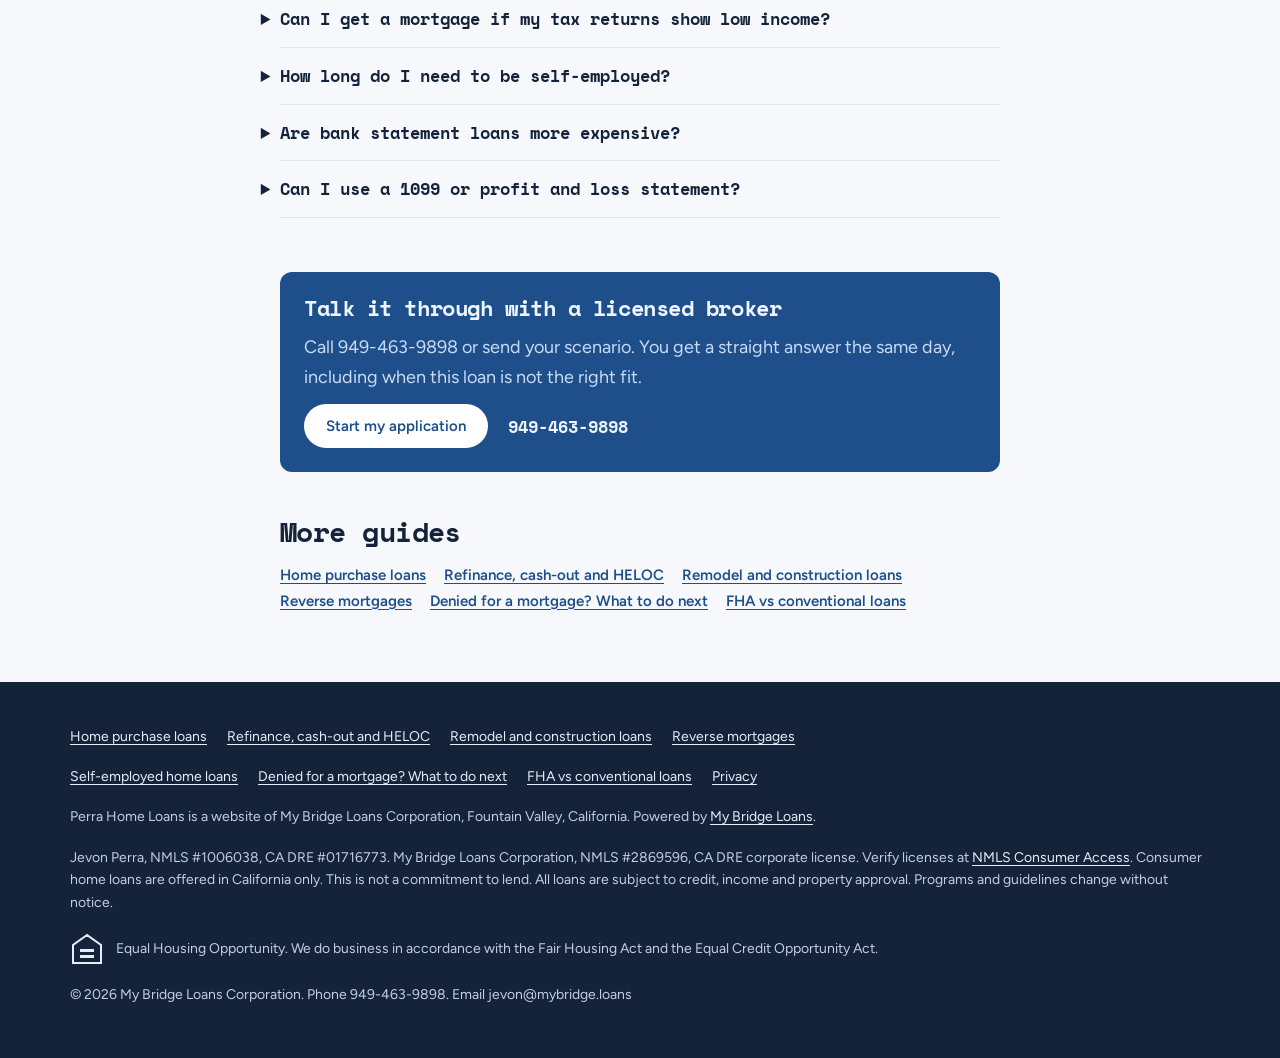
<file: self-employed-home-loans.html>
<!doctype html>
<html lang="en">
<head>
<meta charset="utf-8">
<meta name="viewport" content="width=device-width,initial-scale=1,viewport-fit=cover">
<title>Self-Employed Home Loans in California: Bank Statement Loans | Perra Home Loans</title>
<meta name="description" content="How self-employed borrowers qualify for a home loan in California when tax returns show low income: bank statement, 1099 and profit and loss loans, and how to prepare.">

<link rel="canonical" href="https://perraloans.com/self-employed-home-loans.html">
<link rel="icon" href="/favicon.ico" sizes="any">
<link rel="icon" href="/favicon-32.png" type="image/png" sizes="32x32">
<link rel="apple-touch-icon" href="/apple-touch-icon.png">
<meta name="theme-color" content="#1f4f8a">
<meta property="og:type" content="website">
<meta property="og:site_name" content="Perra Home Loans">
<meta property="og:title" content="Self-Employed Home Loans in California: Bank Statement Loans | Perra Home Loans">
<meta property="og:description" content="How self-employed borrowers qualify for a home loan in California when tax returns show low income: bank statement, 1099 and profit and loss loans, and how to prepare.">
<meta property="og:url" content="https://perraloans.com/self-employed-home-loans.html">
<meta property="og:image" content="https://perraloans.com/og.jpg">
<meta name="twitter:card" content="summary_large_image">
<link rel="preconnect" href="https://fonts.googleapis.com">
<link rel="preconnect" href="https://fonts.gstatic.com" crossorigin>
<link href="https://fonts.googleapis.com/css2?family=Space+Mono:wght@400;700&family=Figtree:wght@400;500;600&display=swap" rel="stylesheet">
<link rel="stylesheet" href="/styles.css">
<script>
  window.dataLayer = window.dataLayer || [];
  function gtag(){dataLayer.push(arguments);}
  gtag('consent','default',{analytics_storage:'denied',ad_storage:'denied',ad_user_data:'denied',ad_personalization:'denied'});
  gtag('js', new Date());
  gtag('config', 'G-R00K8G8HHX', {anonymize_ip:true});
</script>
<script async src="https://www.googletagmanager.com/gtag/js?id=G-R00K8G8HHX"></script>
<script type="application/ld+json">{"@context": "https://schema.org", "@graph": [{"@type": ["FinancialService", "LocalBusiness"], "@id": "https://perraloans.com/#org", "name": "Perra Home Loans", "url": "https://perraloans.com/", "parentOrganization": {"@type": "Organization", "name": "My Bridge Loans Corporation", "url": "https://mybridge.loans"}, "telephone": "+1-949-463-9898", "email": "jevon@mybridge.loans", "image": "https://perraloans.com/og.jpg", "address": {"@type": "PostalAddress", "addressLocality": "Fountain Valley", "addressRegion": "CA", "addressCountry": "US"}, "areaServed": {"@type": "State", "name": "California"}, "founder": {"@id": "https://perraloans.com/#jevon"}, "identifier": [{"@type": "PropertyValue", "propertyID": "NMLS", "value": "2869596"}], "knowsAbout": ["home purchase loans", "conventional loans", "FHA loans", "VA loans", "jumbo loans", "first-time home buyer loans", "bank statement loans", "construction loans", "renovation loans", "FHA 203(k)", "refinance", "cash-out refinance", "HELOC", "reverse mortgage", "HECM"], "sameAs": ["https://mybridge.loans"]}, {"@type": "Person", "@id": "https://perraloans.com/#jevon", "name": "Jevon Perra", "jobTitle": "Mortgage broker", "image": "https://perraloans.com/img/jevon-headshot-720.jpg", "url": "https://jevonperra.com/", "worksFor": {"@id": "https://perraloans.com/#org"}, "identifier": [{"@type": "PropertyValue", "propertyID": "NMLS", "value": "1006038"}, {"@type": "PropertyValue", "propertyID": "CA DRE", "value": "01716773"}], "sameAs": ["https://jevonperra.com/", "https://mybridge.loans/about.html", "https://www.linkedin.com/in/jevonperra/", "https://www.youtube.com/@jevonperra"]}, {"@type": "Article", "headline": "Self-employed home loans", "url": "https://perraloans.com/self-employed-home-loans.html", "author": {"@id": "https://perraloans.com/#jevon"}, "publisher": {"@id": "https://perraloans.com/#org"}, "dateModified": "2026-10-19", "image": "https://perraloans.com/og.jpg"}, {"@type": "BreadcrumbList", "itemListElement": [{"@type": "ListItem", "position": 1, "name": "Perra Home Loans", "item": "https://perraloans.com/"}, {"@type": "ListItem", "position": 2, "name": "Self-employed home loans", "item": "https://perraloans.com/self-employed-home-loans.html"}]}, {"@type": "FAQPage", "@id": "https://perraloans.com/self-employed-home-loans.html#faq", "mainEntity": [{"@type": "Question", "name": "Can I get a mortgage if my tax returns show low income?", "acceptedAnswer": {"@type": "Answer", "text": "Yes. A bank statement loan qualifies you on the deposits into your business or personal accounts instead of the income on your tax returns."}}, {"@type": "Question", "name": "How long do I need to be self-employed?", "acceptedAnswer": {"@type": "Answer", "text": "Most programs want a history of self-employment, often around two years. Some allow less if you worked in the same field before. Your broker can tell you what your history supports."}}, {"@type": "Question", "name": "Are bank statement loans more expensive?", "acceptedAnswer": {"@type": "Answer", "text": "Usually somewhat, because they are non-QM loans that do not follow agency guidelines. For many business owners the difference is worth it compared with not qualifying at all."}}, {"@type": "Question", "name": "Can I use a 1099 or profit and loss statement?", "acceptedAnswer": {"@type": "Answer", "text": "Some non-QM programs qualify borrowers with 1099s or a profit and loss statement. Ask which documents you have and the right program follows from that."}}]}]}</script>
</head>
<body>
<header class="bar"><div class="wrap"><a class="brand" href="/">PERRA HOME LOANS</a><nav aria-label="Main"><a href="/home-purchase-loans.html">Buy</a><a href="/refinance-cash-out-heloc.html">Refinance</a><a href="/remodel-financing.html">Remodel</a><a href="/reverse-mortgage.html">Reverse</a><a href="/#contact">Contact</a></nav></div></header>
<main>
<div class="page-hero"><div class="wrap narrow">
  <div class="crumb"><a href="/">Perra Home Loans</a> / Self-employed</div>
  <h1>Self-employed home loans</h1>
  <p>When your tax returns understate what you really earn, you can still qualify. How bank statement loans work and how to prepare.</p>
</div></div>
<div class="article"><div class="wrap narrow"><div class="body">

<p>Self-employed borrowers often earn plenty but show little on paper, because good tax planning lowers taxable income. Conventional and FHA loans use the income on your tax returns. If that number is too low, there are other ways to qualify.</p>
<h2>Your options</h2>
<ul>
<li><b>Conventional or FHA with tax returns.</b> The best pricing, if your returns show enough income after write-offs.</li>
<li><b>Bank statement loans.</b> Qualify on the deposits into your business or personal bank accounts over a set number of months.</li>
<li><b>1099 and profit and loss programs.</b> For contractors and business owners with simpler records.</li>
</ul>
<h2>How to get ready</h2>
<ol>
<li>Keep business and personal accounts separate. Mixed accounts are harder to document.</li>
<li>Have your most recent tax returns, business license or CPA letter, and bank statements ready.</li>
<li>Talk to your broker before you file your next return, so you know how write-offs will affect your loan.</li>
<li>Avoid large unexplained transfers between accounts while you are applying.</li>
</ol>
<h2>Pitfalls to watch for</h2>
<div class="myth"><span class="m">Assuming you can't qualify</span><span class="f">Many self-employed borrowers never apply because of their tax returns. A bank statement loan exists for exactly this.</span></div>
<div class="myth"><span class="m">Writing off income right before you buy</span><span class="f">A big write-off saves tax this year and can cost you the house. Plan the two together.</span></div>

<h2 id="faq">Questions people ask</h2>
<div class="faq"><details><summary>Can I get a mortgage if my tax returns show low income?</summary><p>Yes. A bank statement loan qualifies you on the deposits into your business or personal accounts instead of the income on your tax returns.</p></details><details><summary>How long do I need to be self-employed?</summary><p>Most programs want a history of self-employment, often around two years. Some allow less if you worked in the same field before. Your broker can tell you what your history supports.</p></details><details><summary>Are bank statement loans more expensive?</summary><p>Usually somewhat, because they are non-QM loans that do not follow agency guidelines. For many business owners the difference is worth it compared with not qualifying at all.</p></details><details><summary>Can I use a 1099 or profit and loss statement?</summary><p>Some non-QM programs qualify borrowers with 1099s or a profit and loss statement. Ask which documents you have and the right program follows from that.</p></details></div>
<div class="next"><h2 style="margin:0;font-size:22px">Talk it through with a licensed broker</h2><p>Call 949-463-9898 or send your scenario. You get a straight answer the same day, including when this loan is not the right fit.</p><div class="cta"><a class="btn" href="/#contact">Start my application</a><span class="phone">949-463-9898</span></div></div>
<h2>More guides</h2>
<div class="related"><a href="/home-purchase-loans.html">Home purchase loans</a><a href="/refinance-cash-out-heloc.html">Refinance, cash-out and HELOC</a><a href="/remodel-financing.html">Remodel and construction loans</a><a href="/reverse-mortgage.html">Reverse mortgages</a><a href="/mortgage-denied-what-next.html">Denied for a mortgage? What to do next</a><a href="/fha-vs-conventional.html">FHA vs conventional loans</a></div>
</div></div></div>
</main>
<footer class="foot"><div class="wrap">
  <nav aria-label="Loans"><a href="/home-purchase-loans.html">Home purchase loans</a><a href="/refinance-cash-out-heloc.html">Refinance, cash-out and HELOC</a><a href="/remodel-financing.html">Remodel and construction loans</a><a href="/reverse-mortgage.html">Reverse mortgages</a></nav>
  <nav aria-label="Guides"><a href="/self-employed-home-loans.html">Self-employed home loans</a><a href="/mortgage-denied-what-next.html">Denied for a mortgage? What to do next</a><a href="/fha-vs-conventional.html">FHA vs conventional loans</a><a href="/privacy.html">Privacy</a></nav>
  <p>Perra Home Loans is a website of My Bridge Loans Corporation, Fountain Valley, California. Powered by <a href="https://mybridge.loans">My Bridge Loans</a>.</p>
  <p>Jevon Perra, NMLS #1006038, CA DRE #01716773. My Bridge Loans Corporation, NMLS #2869596, CA DRE corporate license. Verify licenses at <a href="https://www.nmlsconsumeraccess.org/">NMLS Consumer Access</a>. Consumer home loans are offered in California only. This is not a commitment to lend. All loans are subject to credit, income and property approval. Programs and guidelines change without notice.</p>
  <div class="eho"><svg width="34" height="34" viewBox="0 0 34 34" aria-hidden="true"><path d="M17 3L3 13v18h28V13z" fill="none" stroke="#e6edf7" stroke-width="2"/><rect x="10" y="17" width="14" height="3" fill="#e6edf7"/><rect x="10" y="23" width="14" height="3" fill="#e6edf7"/></svg><span>Equal Housing Opportunity. We do business in accordance with the Fair Housing Act and the Equal Credit Opportunity Act.</span></div>
  <p>&copy; 2026 My Bridge Loans Corporation. Phone 949-463-9898. <span data-email></span></p>
</div></footer>
<div class="consent" id="consent" hidden>
  <span>This site uses Google Analytics to count visits. Okay to turn it on?</span>
  <button class="btn dark" type="button" id="consent-yes">Allow</button>
  <button class="btn" type="button" id="consent-no" style="border:1.5px solid #c8d3e2">No thanks</button>
</div>
<script src="/main.js" defer></script>
</body>
</html>
</file>
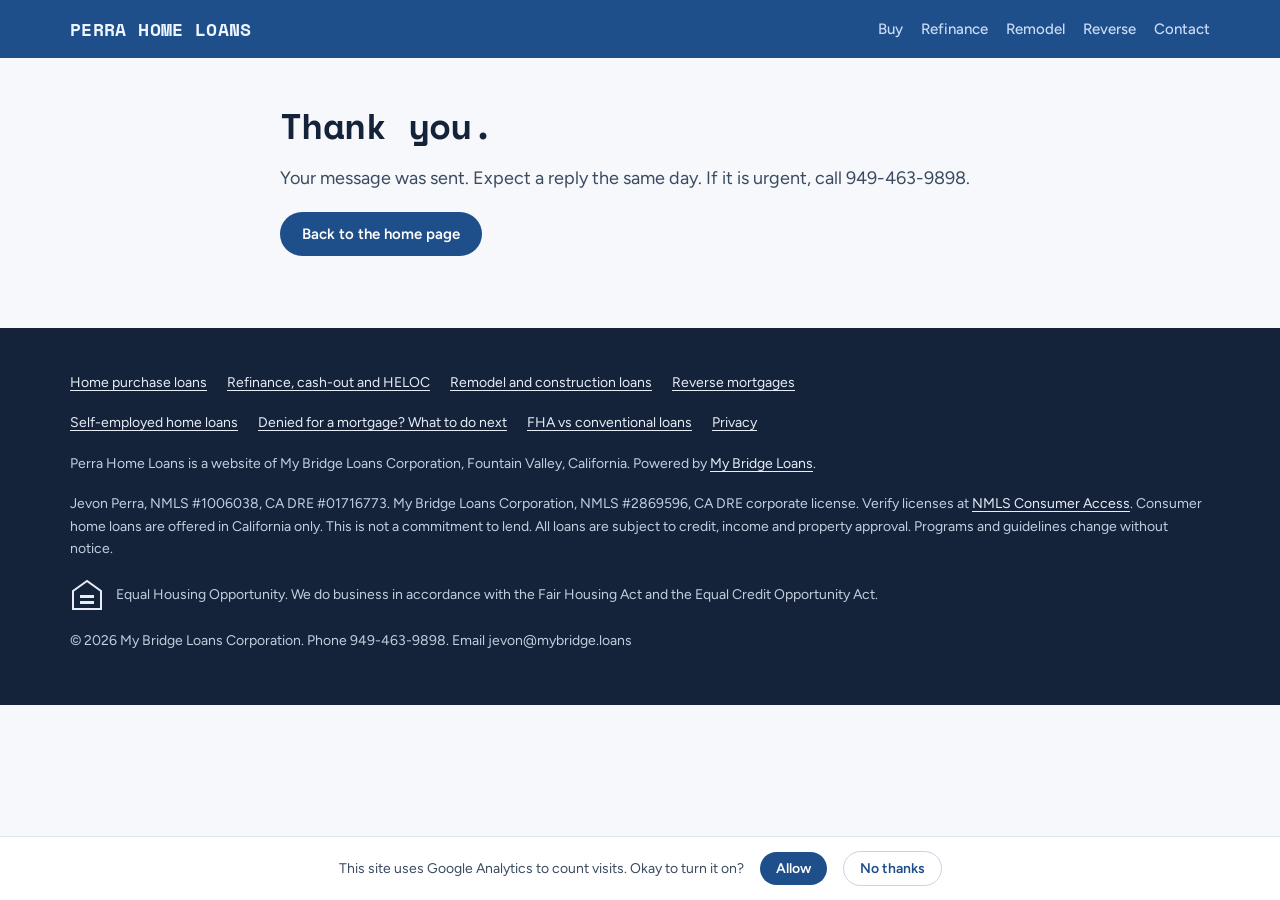
<file: thanks.html>
<!doctype html>
<html lang="en">
<head>
<meta charset="utf-8">
<meta name="viewport" content="width=device-width,initial-scale=1,viewport-fit=cover">
<title>Message sent | Perra Home Loans</title>
<meta name="description" content="Your message was sent.">
<meta name="robots" content="noindex">
<link rel="canonical" href="https://perraloans.com/thanks.html">
<link rel="icon" href="/favicon.ico" sizes="any">
<link rel="icon" href="/favicon-32.png" type="image/png" sizes="32x32">
<link rel="apple-touch-icon" href="/apple-touch-icon.png">
<meta name="theme-color" content="#1f4f8a">
<meta property="og:type" content="website">
<meta property="og:site_name" content="Perra Home Loans">
<meta property="og:title" content="Message sent | Perra Home Loans">
<meta property="og:description" content="Your message was sent.">
<meta property="og:url" content="https://perraloans.com/thanks.html">
<meta property="og:image" content="https://perraloans.com/og.jpg">
<meta name="twitter:card" content="summary_large_image">
<link rel="preconnect" href="https://fonts.googleapis.com">
<link rel="preconnect" href="https://fonts.gstatic.com" crossorigin>
<link href="https://fonts.googleapis.com/css2?family=Space+Mono:wght@400;700&family=Figtree:wght@400;500;600&display=swap" rel="stylesheet">
<link rel="stylesheet" href="/styles.css">
<script>
  window.dataLayer = window.dataLayer || [];
  function gtag(){dataLayer.push(arguments);}
  gtag('consent','default',{analytics_storage:'denied',ad_storage:'denied',ad_user_data:'denied',ad_personalization:'denied'});
  gtag('js', new Date());
  gtag('config', 'G-R00K8G8HHX', {anonymize_ip:true});
</script>
<script async src="https://www.googletagmanager.com/gtag/js?id=G-R00K8G8HHX"></script>

</head>
<body>
<header class="bar"><div class="wrap"><a class="brand" href="/">PERRA HOME LOANS</a><nav aria-label="Main"><a href="/home-purchase-loans.html">Buy</a><a href="/refinance-cash-out-heloc.html">Refinance</a><a href="/remodel-financing.html">Remodel</a><a href="/reverse-mortgage.html">Reverse</a><a href="/#contact">Contact</a></nav></div></header>
<main class="article"><div class="wrap narrow"><div class="body"><h1 style="font-size:36px">Thank you.</h1><p>Your message was sent. Expect a reply the same day. If it is urgent, call 949-463-9898.</p><p><a class="btn dark" href="/">Back to the home page</a></p></div></div></main>
<footer class="foot"><div class="wrap">
  <nav aria-label="Loans"><a href="/home-purchase-loans.html">Home purchase loans</a><a href="/refinance-cash-out-heloc.html">Refinance, cash-out and HELOC</a><a href="/remodel-financing.html">Remodel and construction loans</a><a href="/reverse-mortgage.html">Reverse mortgages</a></nav>
  <nav aria-label="Guides"><a href="/self-employed-home-loans.html">Self-employed home loans</a><a href="/mortgage-denied-what-next.html">Denied for a mortgage? What to do next</a><a href="/fha-vs-conventional.html">FHA vs conventional loans</a><a href="/privacy.html">Privacy</a></nav>
  <p>Perra Home Loans is a website of My Bridge Loans Corporation, Fountain Valley, California. Powered by <a href="https://mybridge.loans">My Bridge Loans</a>.</p>
  <p>Jevon Perra, NMLS #1006038, CA DRE #01716773. My Bridge Loans Corporation, NMLS #2869596, CA DRE corporate license. Verify licenses at <a href="https://www.nmlsconsumeraccess.org/">NMLS Consumer Access</a>. Consumer home loans are offered in California only. This is not a commitment to lend. All loans are subject to credit, income and property approval. Programs and guidelines change without notice.</p>
  <div class="eho"><svg width="34" height="34" viewBox="0 0 34 34" aria-hidden="true"><path d="M17 3L3 13v18h28V13z" fill="none" stroke="#e6edf7" stroke-width="2"/><rect x="10" y="17" width="14" height="3" fill="#e6edf7"/><rect x="10" y="23" width="14" height="3" fill="#e6edf7"/></svg><span>Equal Housing Opportunity. We do business in accordance with the Fair Housing Act and the Equal Credit Opportunity Act.</span></div>
  <p>&copy; 2026 My Bridge Loans Corporation. Phone 949-463-9898. <span data-email></span></p>
</div></footer>
<div class="consent" id="consent" hidden>
  <span>This site uses Google Analytics to count visits. Okay to turn it on?</span>
  <button class="btn dark" type="button" id="consent-yes">Allow</button>
  <button class="btn" type="button" id="consent-no" style="border:1.5px solid #c8d3e2">No thanks</button>
</div>
<script src="/main.js" defer></script>
</body>
</html>
</file>
<file: styles.css>
/* Perra Home Loans. Blueprint: drafting-paper blue hero with white line drawing, then light paper pages with
   blueprint-ink headings. Space Mono for headings and labels, Figtree for reading. */
:root{
  --blue:#1f4f8a; --blue-deep:#173d6c; --grid:rgba(255,255,255,.08);
  --line:#eef5ff; --soft:#c9dbf5; --hat:#f2c94c; --sold:#e8564a;
  --paper:#f6f8fb; --white:#ffffff; --ink:#15233a; --ink-2:#3b4a60; --muted:#66748a; --rule:#dbe3ee;
  --mono:"Space Mono", ui-monospace, Menlo, Consolas, monospace;
  --ui:"Figtree", system-ui, -apple-system, "Segoe UI", sans-serif;
  color-scheme:light;
}
*{box-sizing:border-box}
html{-webkit-text-size-adjust:100%;scroll-behavior:smooth}
@media (prefers-reduced-motion:reduce){html{scroll-behavior:auto}}
body{margin:0;background:var(--paper);color:var(--ink);font:400 18px/1.65 var(--ui)}
img{max-width:100%;height:auto;display:block}
a{color:var(--blue);text-underline-offset:3px}
:focus-visible{outline:2px solid var(--hat);outline-offset:3px}
h1,h2,h3{font-family:var(--mono);font-weight:700;letter-spacing:-.02em;line-height:1.12;text-wrap:balance;margin:0}
p{margin:0}
.wrap{max-width:1180px;margin:0 auto;padding-left:max(20px,env(safe-area-inset-left,0px));padding-right:max(20px,env(safe-area-inset-right,0px))}
.narrow{max-width:760px}

/* header */
.bar{background:var(--blue);color:var(--line)}
.bar .wrap{display:flex;justify-content:space-between;align-items:center;gap:10px 20px;flex-wrap:wrap;padding-block:16px}
.brand{font:700 18px var(--mono);letter-spacing:.02em;color:var(--line);text-decoration:none;white-space:nowrap}
.bar nav{display:flex;gap:4px 18px;flex-wrap:wrap;font:500 15px var(--ui)}
.bar nav a{color:var(--soft);text-decoration:none;padding:4px 0}
.bar nav a:hover,.bar nav a[aria-current]{color:#fff}

/* hero */
.hero{background:var(--blue);background-image:linear-gradient(var(--grid) 1px,transparent 1px),linear-gradient(90deg,var(--grid) 1px,transparent 1px);background-size:28px 28px;color:var(--line)}
.hero .grid{display:grid;grid-template-columns:minmax(0,1fr) minmax(0,1.15fr);gap:16px 40px;align-items:center;padding-block:12px 24px}
.hero h1{font-size:clamp(32px,4.6vw,58px);margin-bottom:14px}
.lede{font:400 16px/1.6 var(--mono);color:var(--soft);max-width:42ch;margin-bottom:20px}
.cta{display:flex;flex-wrap:wrap;gap:12px 20px;align-items:center}
.btn{display:inline-block;background:#fff;color:var(--blue);text-decoration:none;padding:13px 22px;border-radius:999px;font:600 15px var(--ui);border:0;cursor:pointer}
.btn:hover{background:var(--hat)}
.btn.dark{background:var(--blue);color:#fff}
.btn.dark:hover{background:var(--blue-deep)}
.phone{font:700 17px var(--mono);color:var(--line)}
.powered{margin-top:14px;font:400 13px var(--mono);color:var(--soft)}
.powered a{color:var(--soft)}
.hero-legal{font:400 12px/1.5 var(--ui);color:var(--soft);padding-bottom:18px}
#scene{width:100%;height:auto;display:block;max-width:100%}
#scene .ln{stroke:var(--line);stroke-width:2.2;fill:none;stroke-linecap:round;stroke-linejoin:round}
#scene .dim{stroke:var(--soft);stroke-width:1.2;fill:none;stroke-dasharray:4 4}
#scene .fig{stroke:var(--line);stroke-width:2.4;fill:none;stroke-linecap:round;stroke-linejoin:round}
#scene .fill{fill:var(--line);stroke:none}
#scene .hat{fill:var(--hat);stroke:none}
#scene .actor{transition:opacity .35s}
#scene .tag{font:700 9px var(--mono);fill:var(--blue)}
#scene .step rect{fill:none;stroke:var(--soft);stroke-width:1;transition:fill .25s,stroke .25s}
#scene .step text{fill:var(--soft);font:400 11px var(--mono);transition:fill .25s}
#scene .step.on rect,#scene a:hover .step rect,#scene a:focus .step rect{fill:var(--hat);stroke:var(--hat)}
#scene .step.on text,#scene a:hover .step text,#scene a:focus .step text{fill:var(--blue);font-weight:700}

/* sections */
section.block{padding-block:72px;border-top:1px solid var(--rule)}
section.block.white{background:var(--white)}
.kicker{font:700 13px var(--mono);color:var(--blue);margin-bottom:10px}
.sec-h{font-size:clamp(28px,3.6vw,42px);margin-bottom:14px}
.sec-p{color:var(--ink-2);max-width:62ch;margin-bottom:32px}

/* loan cards */
.loans{display:grid;grid-template-columns:repeat(4,minmax(0,1fr));gap:18px}
.loan{display:grid;grid-template-rows:auto auto 1fr auto;gap:10px;background:var(--white);border:1.5px solid var(--rule);border-radius:10px;padding:22px;text-decoration:none;color:var(--ink);min-width:0}
.loan:hover{border-color:var(--blue)}
.loan .num{font:700 12px var(--mono);color:var(--muted)}
.loan h3{font-size:20px}
.loan p{font-size:16px;color:var(--ink-2)}
.loan span{font:600 15px var(--ui);color:var(--blue)}

/* programs list */
.programs{display:grid;grid-template-columns:repeat(2,minmax(0,1fr));gap:0 48px}
.prog{display:grid;grid-template-columns:minmax(0,1fr);gap:4px;padding-block:16px;border-top:1px solid var(--rule)}
.prog b{font:700 17px var(--mono)}
.prog span{color:var(--ink-2);font-size:16px}

/* steps */
.steps{display:grid;grid-template-columns:repeat(4,minmax(0,1fr));gap:24px;border-top:2px solid var(--ink);padding-top:18px}
.steps div{display:grid;gap:6px;align-content:start}
.steps .n{font:700 13px var(--mono);color:var(--blue)}
.steps b{font:600 18px var(--ui)}
.steps p{font-size:16px;color:var(--ink-2)}

/* reviews */
.reviews{display:grid;grid-template-columns:repeat(2,minmax(0,1fr));gap:24px}
.review{background:var(--white);border:1.5px solid var(--rule);border-radius:10px;padding:26px;display:grid;gap:14px;align-content:start}
.review blockquote{margin:0;font-size:17px;color:var(--ink-2)}
.review cite{font:700 14px var(--mono);font-style:normal}
.review cite span{font:400 14px var(--ui);color:var(--muted)}

/* about */
.about{display:grid;grid-template-columns:220px minmax(0,1fr);gap:40px;align-items:start}
.about img{border-radius:8px}
.about .copy{display:grid;gap:14px;max-width:62ch;color:var(--ink-2)}

/* bridge */
.bridge{background:var(--blue);color:var(--line);border-radius:12px;padding:32px;display:grid;grid-template-columns:minmax(0,1fr) auto;gap:20px 32px;align-items:center}
.bridge h2{font-size:clamp(22px,2.6vw,30px);margin-bottom:8px}
.bridge p{color:var(--soft);max-width:60ch}

/* faq */
.faq details{border-top:1px solid var(--rule);padding-block:16px}
.faq details:last-child{border-bottom:1px solid var(--rule)}
.faq summary{cursor:pointer;font:700 17px/1.4 var(--mono);list-style-position:outside}
.faq details p{margin-top:10px;color:var(--ink-2);max-width:68ch}

/* contact */
.contact{display:grid;grid-template-columns:minmax(0,1fr) minmax(0,1.2fr);gap:40px;align-items:start}
.contact .copy p{color:var(--ink-2);margin-top:12px;max-width:42ch}
.contact .direct{margin-top:20px;display:grid;gap:8px;font:400 16px var(--ui)}
.contact .direct b{font:700 18px var(--mono)}
form{display:grid;gap:14px}
.row2{display:grid;grid-template-columns:1fr 1fr;gap:14px}
label{display:grid;gap:6px;font:600 14px var(--ui);color:var(--ink-2)}
input,select,textarea{font:400 17px var(--ui);color:var(--ink);background:#fff;border:1.5px solid #c8d3e2;border-radius:8px;padding:12px 14px;width:100%}
textarea{min-height:120px;resize:vertical}
input:focus,select:focus,textarea:focus{outline:2px solid var(--blue);outline-offset:0;border-color:var(--blue)}
.hp{position:absolute;left:-9999px;width:1px;height:1px;overflow:hidden}
.form-error{font:500 14px var(--ui);color:#b42318;min-height:1em}
.fine{font:400 13px/1.5 var(--ui);color:var(--muted)}

/* article pages */
.page-hero{background:var(--blue);background-image:linear-gradient(var(--grid) 1px,transparent 1px),linear-gradient(90deg,var(--grid) 1px,transparent 1px);background-size:28px 28px;color:var(--line);padding-block:44px 48px}
.page-hero .crumb{font:400 13px var(--mono);color:var(--soft)}
.page-hero .crumb a{color:var(--soft)}
.page-hero h1{font-size:clamp(30px,4.4vw,52px);margin:14px 0 14px}
.page-hero p{font:400 17px/1.6 var(--ui);color:var(--soft);max-width:60ch}
.article{padding-block:48px 72px}
.article .body{display:grid;gap:18px}
.article h2{font-size:clamp(22px,2.6vw,28px);margin-top:26px}
.article h3{font-size:19px;margin-top:8px}
.article p,.article li{color:var(--ink-2)}
.article ul,.article ol{margin:0;padding-left:1.2em;display:grid;gap:8px}
.myth{background:var(--white);border:1.5px solid var(--rule);border-radius:10px;padding:20px 22px;display:grid;gap:8px}
.myth .m{font:700 16px var(--mono);color:var(--sold)}
.myth .f{color:var(--ink-2)}
.myth .f b{color:var(--ink)}
.table-wrap{overflow-x:auto;border:1.5px solid var(--rule);border-radius:10px;background:var(--white)}
table{border-collapse:collapse;width:100%;min-width:560px;font-size:16px}
th,td{text-align:left;padding:12px 14px;border-bottom:1px solid var(--rule);vertical-align:top}
th{font:700 14px var(--mono);color:var(--ink)}
tr:last-child td{border-bottom:0}
.callout{border-left:4px solid var(--hat);background:#fffaf0;padding:16px 18px;border-radius:0 8px 8px 0;color:var(--ink-2)}
.next{margin-top:36px;padding:24px;border-radius:12px;background:var(--blue);color:var(--line);display:grid;gap:12px}
.next p{color:var(--soft)}
.related{display:flex;flex-wrap:wrap;gap:8px 18px;font:600 15px var(--ui)}

/* footer */
.foot{background:var(--ink);color:#c3cede;padding-block:44px 52px;font:400 14px/1.6 var(--ui)}
.foot .wrap{display:grid;gap:18px}
.foot nav{display:flex;flex-wrap:wrap;gap:6px 20px}
.foot a{color:#e6edf7}
.foot .eho{display:flex;gap:12px;align-items:center}
.foot .eho svg{flex:none}

/* consent */
.consent{position:fixed;left:0;right:0;bottom:0;z-index:30;background:#fff;border-top:1px solid var(--rule);padding:14px max(20px,env(safe-area-inset-right,0px)) calc(14px + env(safe-area-inset-bottom,0px)) max(20px,env(safe-area-inset-left,0px));display:flex;flex-wrap:wrap;gap:10px 16px;align-items:center;justify-content:center;font:400 14px var(--ui);color:var(--ink-2)}
.consent[hidden]{display:none}
.consent .btn{padding:8px 16px;font-size:14px}

@media (max-width:900px){
  .hero .grid{grid-template-columns:1fr;gap:6px;padding-block:4px 14px}
  .loans{grid-template-columns:1fr 1fr}
  .steps{grid-template-columns:1fr 1fr}
  .contact,.about{grid-template-columns:1fr;gap:24px}
  .about img{max-width:180px}
  .bridge{grid-template-columns:1fr}
}
@media (max-width:600px){
  body{font-size:17px}
  .bar .wrap{flex-direction:column;align-items:flex-start;gap:4px;padding-block:12px}
  .bar nav{gap:2px 14px;font-size:14px}
  .loans,.programs,.reviews,.row2{grid-template-columns:1fr}
  section.block{padding-block:56px}
}
</file>
